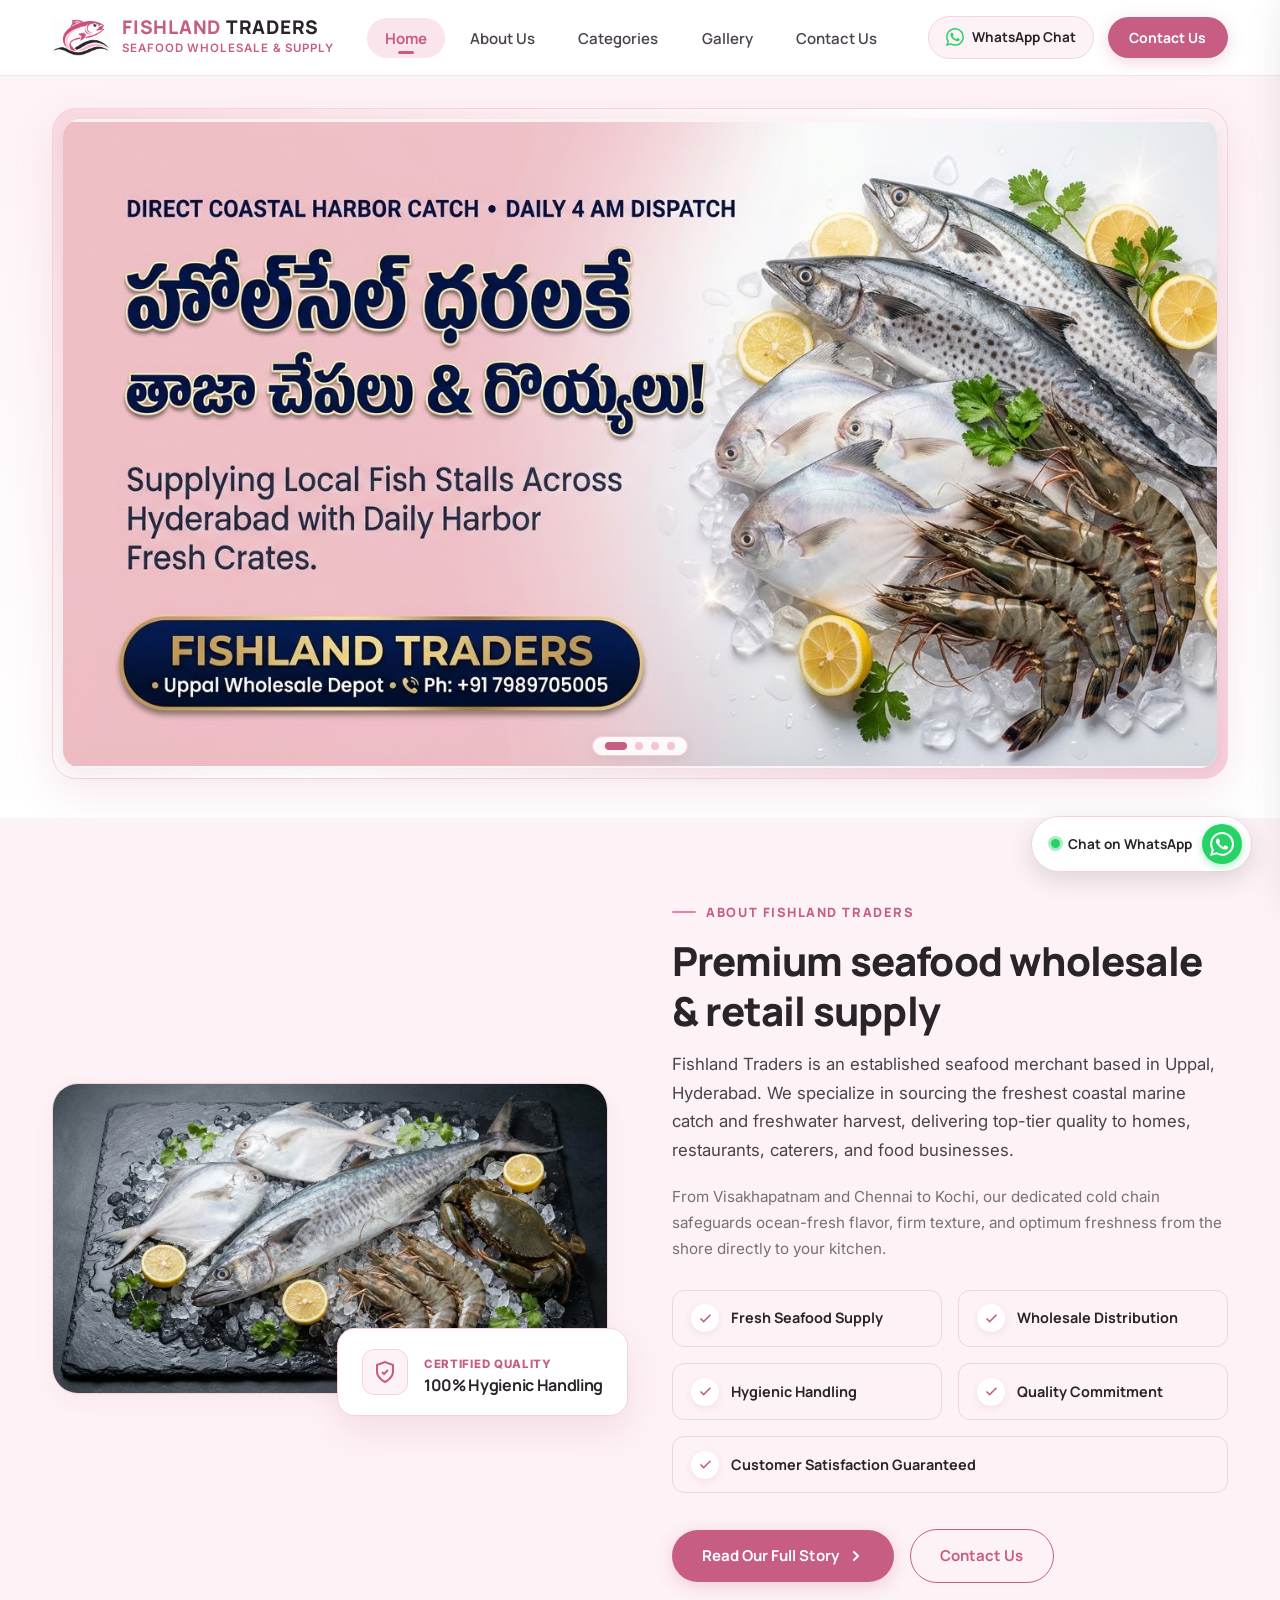
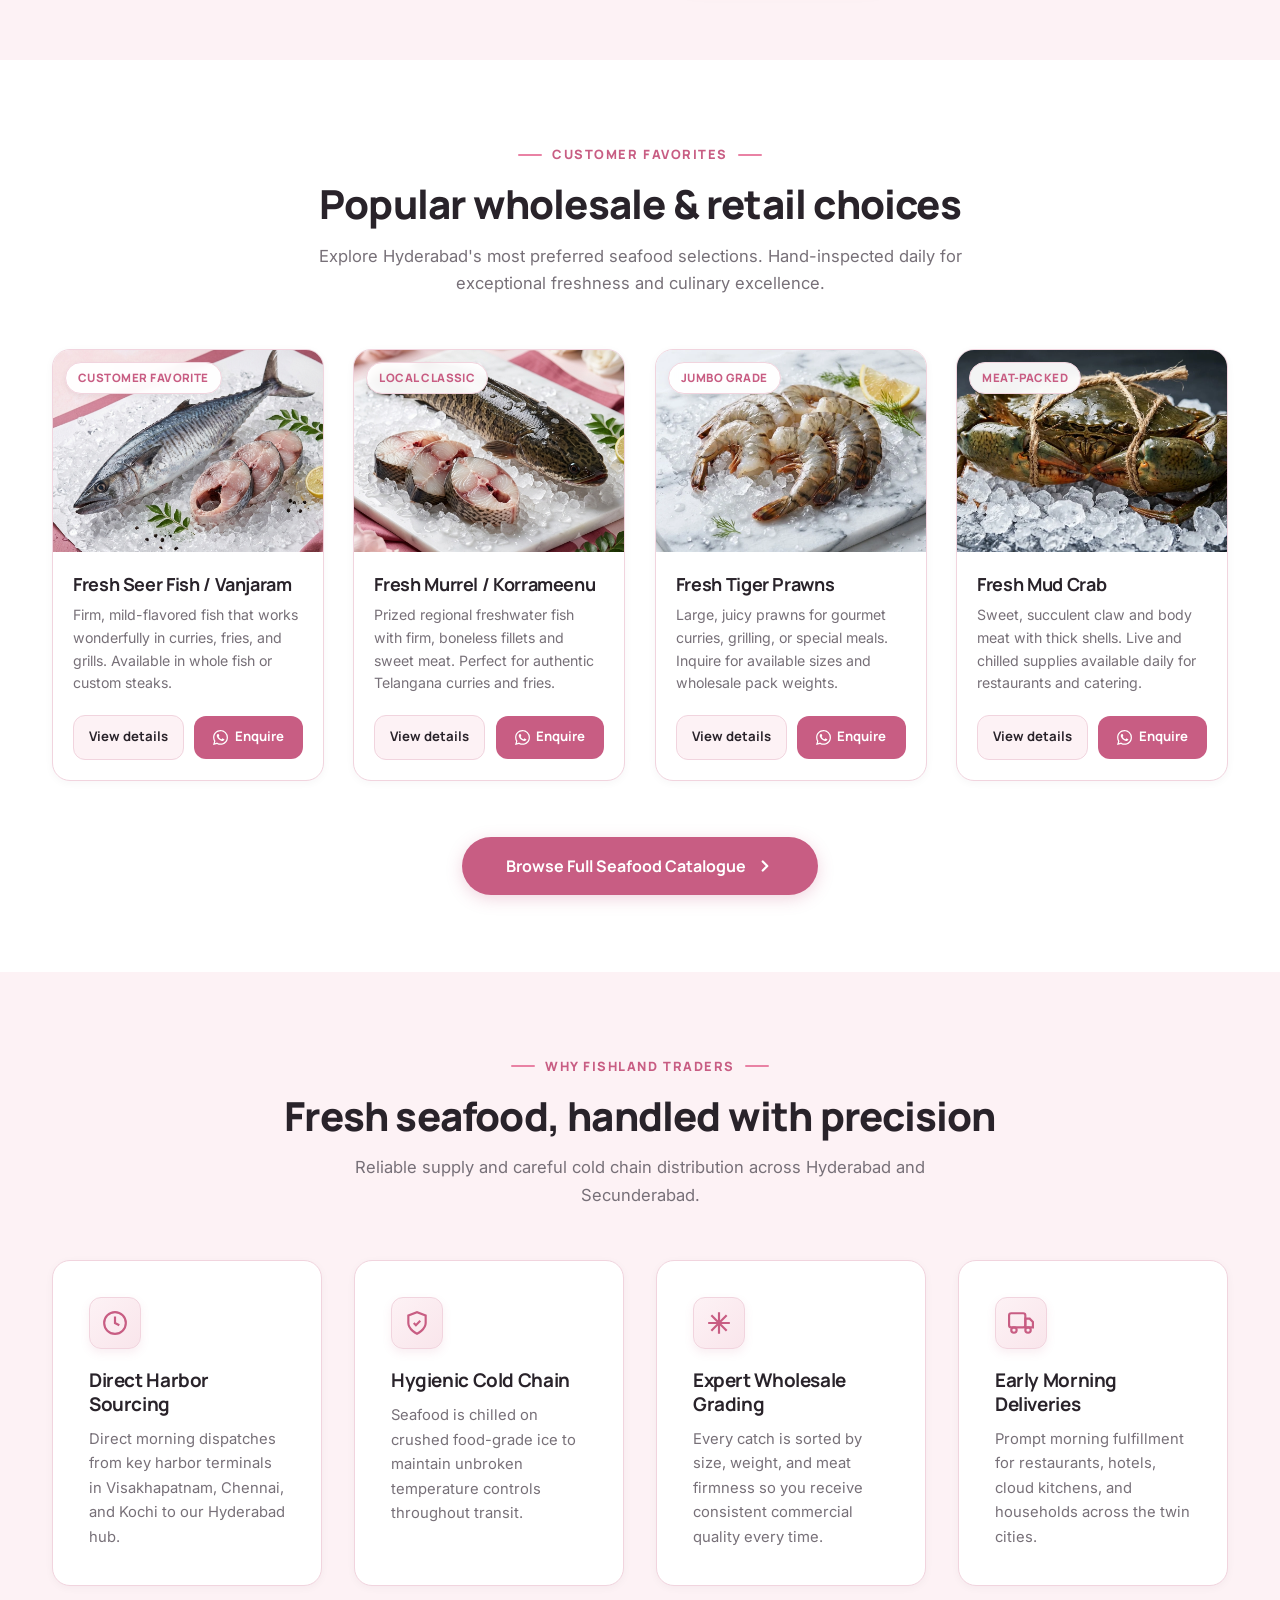
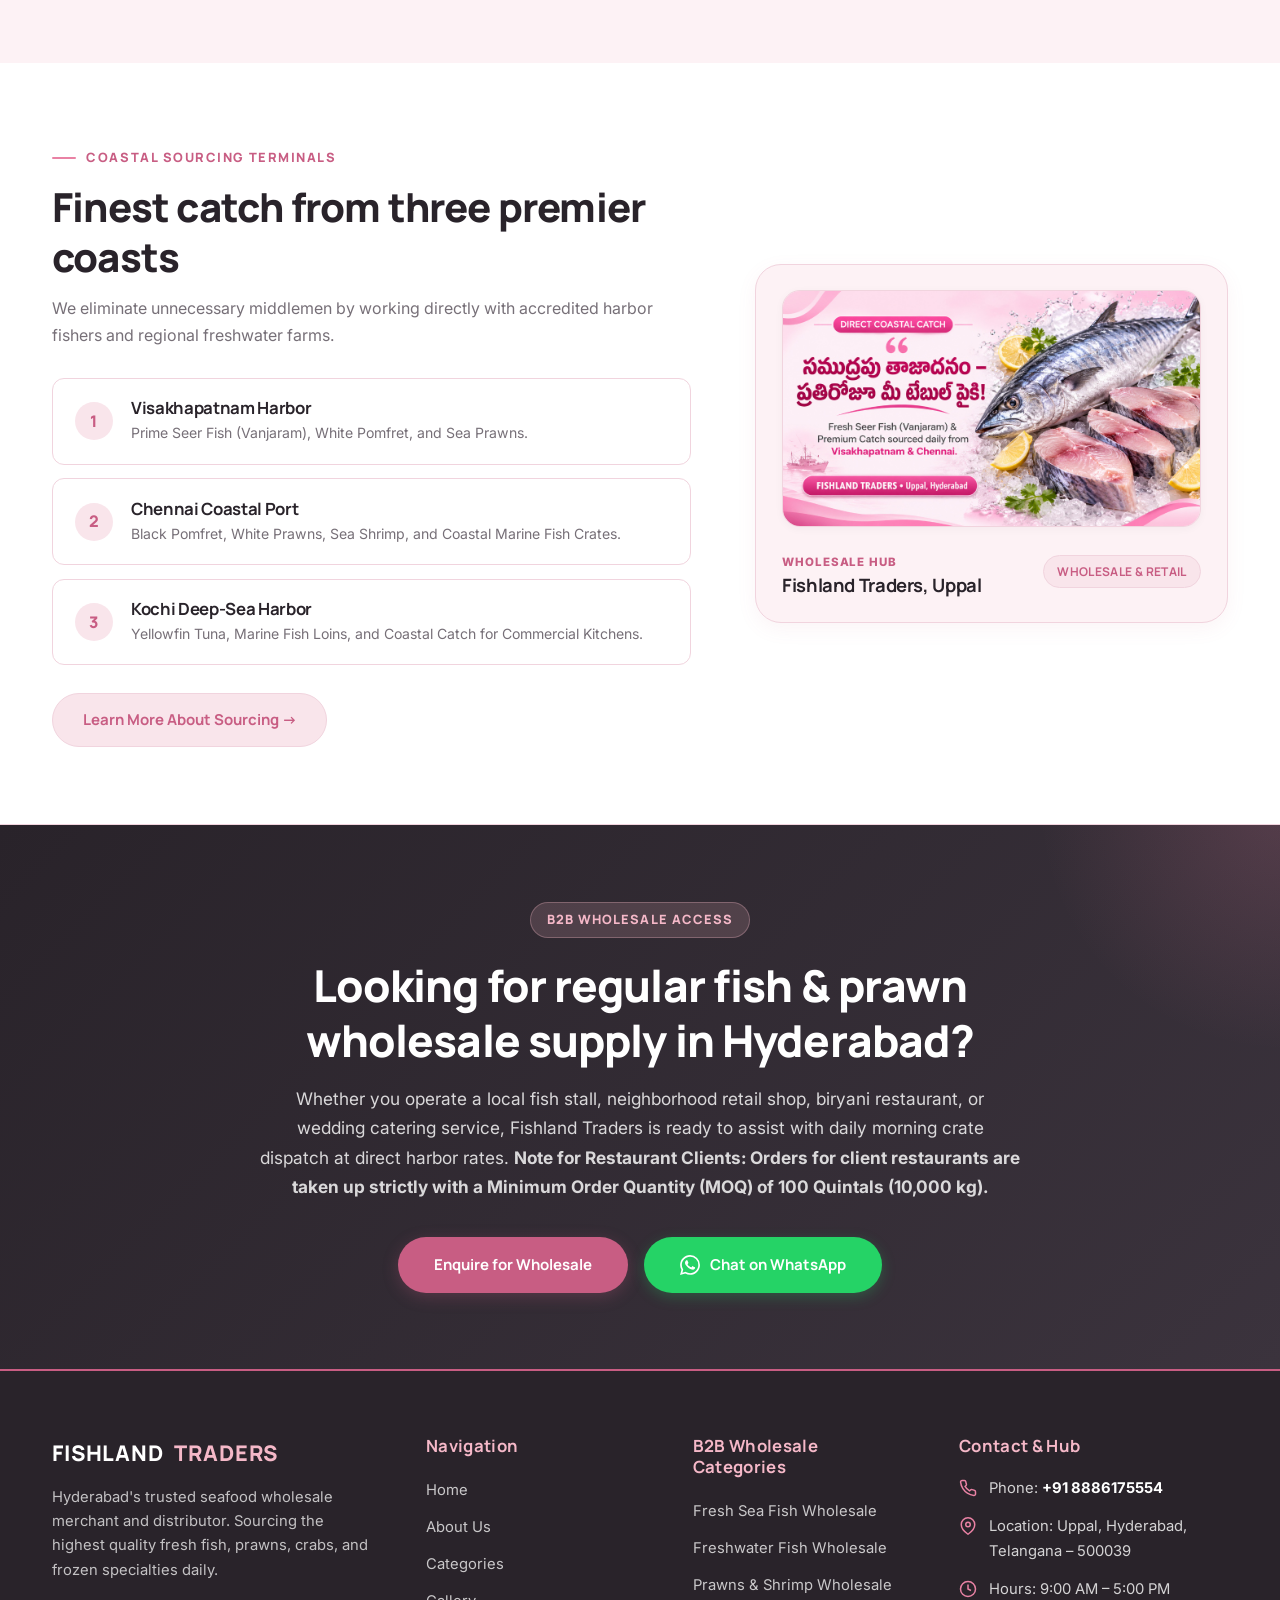
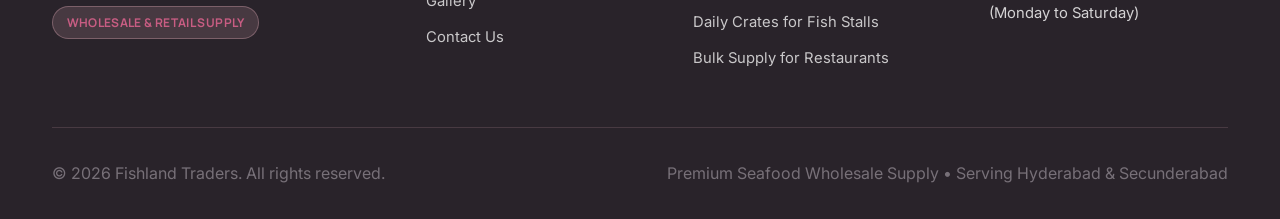
<file: index.html>
<!DOCTYPE html>
<html lang="en">

<head>
  <meta charset="UTF-8">
  <meta name="viewport" content="width=device-width, initial-scale=1.0">
  <meta http-equiv="X-UA-Compatible" content="IE=edge">

  <title>Fishland Traders</title>
  <meta name="description"
    content="Fishland Traders is Hyderabad's trusted seafood wholesale and retail supplier. Daily fresh catch from Visakhapatnam, Chennai and Kochi. WhatsApp us for today's catch and wholesale rates.">
  <meta name="theme-color" content="#F5B8C8">

  <!-- Google Fonts: Manrope & Inter -->
  <link rel="preconnect" href="https://fonts.googleapis.com">
  <link rel="preconnect" href="https://fonts.gstatic.com" crossorigin>
  <link
    href="https://fonts.googleapis.com/css2?family=Inter:wght@400;500;600;700&family=Manrope:wght@500;600;700;800&display=swap"
    rel="stylesheet">

  <link rel="icon" type="image/png" sizes="64x64" href="assets/images/fishland-traders-favicon.png">
  <link rel="apple-touch-icon" sizes="180x180" href="assets/images/fishland-traders-apple-touch-icon.png">

  <!-- Main Art-Directed Stylesheet -->
  <link rel="stylesheet" href="css/style.css">
</head>

<body>

  <!-- ========================================================
       HEADER & NAVIGATION BAR
       ======================================================== -->
  <header class="site-header" id="header" role="banner">
    <div class="header-container">

      <!-- Brand Logo -->
      <a href="index.html" class="brand-logo" aria-label="Fishland Traders Home">
        <span class="logo-symbol" aria-hidden="true">
          <img src="assets/images/fishland-traders-mark.png" alt="" width="58" height="40">
        </span>
        <div class="brand-text-wrap">
          <span class="brand-name"><span class="brand-name-accent">FISHLAND</span> TRADERS</span>
          <span class="brand-sub">Seafood Wholesale &amp; Supply</span>
        </div>
      </a>

      <!-- Center Desktop Navigation -->
      <nav class="main-nav" role="navigation" aria-label="Main Navigation">
        <ul class="nav-list">
          <li><a href="index.html" class="nav-link active">Home</a></li>
          <li><a href="about.html" class="nav-link">About Us</a></li>
          <li><a href="categories.html" class="nav-link">Categories</a></li>
          <li><a href="gallery.html" class="nav-link">Gallery</a></li>
          <li><a href="contact.html" class="nav-link">Contact Us</a></li>
        </ul>
      </nav>

      <!-- Right Header Actions -->
      <div class="header-actions">
        <a href="https://wa.me/918886175554?text=Hello%20Fishland%20Traders%2C%20could%20you%20please%20share%20today%27s%20seafood%20availability%20and%20prices%3F"
          target="_blank" rel="noopener noreferrer" class="header-wa-btn" aria-label="Chat on WhatsApp">
          <svg width="18" height="18" viewBox="0 0 24 24" fill="currentColor">
            <path
              d="M17.472 14.382c-.297-.149-1.758-.867-2.03-.967-.273-.099-.471-.148-.67.15-.197.297-.767.966-.94 1.164-.173.199-.347.223-.644.075-.297-.15-1.255-.463-2.39-1.475-.883-.788-1.48-1.761-1.653-2.059-.173-.297-.018-.458.13-.606.134-.133.298-.347.446-.52.149-.174.198-.298.298-.497.099-.198.05-.371-.025-.52-.075-.149-.669-1.612-.916-2.207-.242-.579-.487-.5-.669-.51-.173-.008-.371-.01-.57-.01-.198 0-.52.074-.792.372-.272.297-1.04 1.016-1.04 2.479 0 1.462 1.065 2.875 1.213 3.074.149.198 2.096 3.2 5.077 4.487.709.306 1.262.489 1.694.625.712.227 1.36.195 1.871.118.571-.085 1.758-.719 2.006-1.413.248-.694.248-1.289.173-1.413-.074-.124-.272-.198-.57-.347m-5.421 7.403h-.004a9.87 9.87 0 01-5.031-1.378l-.361-.214-3.741.982.998-3.648-.235-.374a9.86 9.86 0 01-1.51-5.26c.001-5.45 4.436-9.884 9.888-9.884 2.64 0 5.122 1.03 6.988 2.898a9.825 9.825 0 012.893 6.994c-.003 5.45-4.437 9.884-9.885 9.884m8.413-18.297A11.815 11.815 0 0012.05 0C5.495 0 .16 5.335.157 11.892c0 2.096.547 4.142 1.588 5.945L.057 24l6.305-1.654a11.882 11.882 0 005.683 1.448h.005c6.554 0 11.89-5.335 11.893-11.893a11.821 11.821 0 00-3.48-8.413Z" />
          </svg>
          <span>WhatsApp Chat</span>
        </a>

        <a href="contact.html" class="btn btn-primary header-cta-btn">
          <span>Contact Us</span>
        </a>

        <!-- Mobile Menu Toggle Button -->
        <button type="button" class="mobile-menu-toggle" id="mobile-menu-toggle" aria-label="Toggle Navigation">
          <span class="hamburger-bar"></span>
          <span class="hamburger-bar"></span>
          <span class="hamburger-bar"></span>
        </button>
      </div>
    </div>

    <!-- Mobile Navigation Drawer -->
    <div class="mobile-nav-drawer" id="mobile-nav" aria-hidden="true">
      <div class="mobile-nav-header">
        <div>
          <span
            style="font-family: var(--font-heading); font-size: 1.15rem; font-weight: 800; color: var(--color-deep-charcoal); display: block;">Fishland
            Traders</span>
          <span
            style="font-size: 0.72rem; color: var(--color-deep-rose); font-weight: 700; text-transform: uppercase;">Seafood
            Wholesale</span>
        </div>
        <button type="button" class="mobile-drawer-close" id="mobile-drawer-close"
          aria-label="Close menu">&times;</button>
      </div>

      <ul class="mobile-nav-list">
        <li><a href="index.html" class="mobile-nav-link active"><span>Home</span> &rarr;</a></li>
        <li><a href="about.html" class="mobile-nav-link"><span>About Us</span> &rarr;</a></li>
        <li><a href="categories.html" class="mobile-nav-link"><span>Categories</span> &rarr;</a></li>
        <li><a href="gallery.html" class="mobile-nav-link"><span>Gallery</span> &rarr;</a></li>
        <li><a href="contact.html" class="mobile-nav-link"><span>Contact Us</span> &rarr;</a></li>
      </ul>

      <div style="margin-top: auto; padding-top: 1.5rem; border-top: 1px solid var(--color-pink-border);">
        <a href="https://wa.me/918886175554?text=Hello%20Fishland%20Traders%2C%20could%20you%20please%20share%20today%27s%20seafood%20prices%3F"
          target="_blank" class="btn btn-whatsapp" style="width: 100%;">
          <span>Chat on WhatsApp</span>
        </a>
      </div>
    </div>
    <div class="mobile-drawer-backdrop" id="mobile-backdrop"></div>
  </header>

  <main id="main-content">

    <!-- ========================================================
         HERO SECTION: OFFICIAL PROMOTIONAL BANNER CAROUSEL
         (FULL-WIDTH IMAGE ARTWORK BANNERS, ZERO HTML OVERLAYS)
         ======================================================== -->
    <section class="hero-banner-section" id="hero" aria-label="Fishland Traders Promotional Banners">
      <div class="container">
        <div class="hero-banner-outer-frame">
          <div class="hero-slider-wrap">
            
            <div class="hero-slides-deck">
              <!-- Slide 1: Direct Harbor Catch B2B Wholesale -->
              <div class="hero-slide active" data-index="0">
                <img src="assets/images/banners/b2b-wholesale-banner.jpg" alt="Fishland Traders B2B Seafood Wholesale Supply for Local Fish Stalls & Restaurants" class="hero-slide-bg" loading="eager">
              </div>

              <!-- Slide 2: Wholesale Prawns & Fish Crates -->
              <div class="hero-slide" data-index="1">
                <img src="assets/images/banners/b2b-prawns-banner.jpg" alt="Fishland Traders Wholesale Prawn Crates & Daily Harbor Rates" class="hero-slide-bg" loading="lazy">
              </div>

              <!-- Slide 3: Direct B2B Seafood Trading -->
              <div class="hero-slide" data-index="2">
                <img src="assets/images/banners/b2b-trading-banner-3.jpg" alt="Fishland Traders Direct B2B Seafood Trading Bulk Fish & Prawn Supply" class="hero-slide-bg" loading="lazy">
              </div>

              <!-- Slide 4: Sourcing Hubs & Cold Chain -->
              <div class="hero-slide" data-index="3">
                <img src="assets/images/banners/banner-2.png" alt="Fishland Traders Coastal Sourcing Hubs & Direct Harbor Wholesale Rates" class="hero-slide-bg" loading="lazy">
              </div>
            </div>

            <!-- Nav Arrows -->
            <button type="button" class="carousel-nav-btn carousel-nav-prev" aria-label="Previous Banner">
              <svg width="22" height="22" viewBox="0 0 24 24" fill="none" stroke="currentColor" stroke-width="2.5"><polyline points="15 18 9 12 15 6"/></svg>
            </button>
            <button type="button" class="carousel-nav-btn carousel-nav-next" aria-label="Next Banner">
              <svg width="22" height="22" viewBox="0 0 24 24" fill="none" stroke="currentColor" stroke-width="2.5"><polyline points="9 18 15 12 9 6"/></svg>
            </button>

            <!-- Indicators -->
            <div class="carousel-indicators-bar">
              <span class="carousel-indicator-dot active" aria-label="Go to banner 1"></span>
              <span class="carousel-indicator-dot" aria-label="Go to banner 2"></span>
              <span class="carousel-indicator-dot" aria-label="Go to banner 3"></span>
              <span class="carousel-indicator-dot" aria-label="Go to banner 4"></span>
            </div>

          </div>
        </div>
      </div>
    </section>

    <!-- ========================================================
         EDITORIAL ABOUT US SECTION
         ======================================================== -->
    <section class="section section-blush" id="about-overview">
      <div class="container">
        <div class="about-editorial-grid">

          <!-- Image on one side (Mobile: stacks above) -->
          <div class="about-editorial-media">
            <div class="about-image-wrapper">
              <img src="assets/images/Project_Images/hero-seafood.webp"
                alt="Fishland Traders premium fresh seafood handling in Hyderabad" loading="lazy">
            </div>
            <div class="about-deco-card">
              <div class="about-deco-icon">
                <svg width="24" height="24" viewBox="0 0 24 24" fill="none" stroke="currentColor" stroke-width="2">
                  <path d="M12 22s8-4 8-10V5l-8-3-8 3v7c0 6 8 10 8 10z" />
                  <polyline points="9 12 11 14 15 10" />
                </svg>
              </div>
              <div>
                <span
                  style="font-size: 0.72rem; font-weight: 800; color: var(--color-deep-rose); text-transform: uppercase; letter-spacing: 0.06em;">Certified
                  Quality</span>
                <h4 style="font-size: 1rem; color: var(--color-deep-charcoal); margin: 0;">100% Hygienic Handling</h4>
              </div>
            </div>
          </div>

          <!-- Content on opposite side -->
          <div class="about-editorial-content">
            <div class="section-kicker">
              <span class="kicker-line"></span>
              <span>ABOUT FISHLAND TRADERS</span>
            </div>
            <h2 class="section-title">Premium seafood wholesale &amp; retail supply</h2>
            <p style="font-size: 1.05rem; color: var(--color-charcoal-body); line-height: 1.7; margin-bottom: 1.25rem;">
              Fishland Traders is an established seafood merchant based in Uppal, Hyderabad. We specialize in sourcing
              the freshest coastal marine catch and freshwater harvest, delivering top-tier quality to homes,
              restaurants, caterers, and food businesses.
            </p>
            <p style="font-size: 0.95rem; color: var(--color-secondary-text); line-height: 1.7;">
              From Visakhapatnam and Chennai to Kochi, our dedicated cold chain safeguards ocean-fresh flavor, firm
              texture, and optimum freshness from the shore directly to your kitchen.
            </p>

            <!-- 5 Core Highlights Required -->
            <div class="about-highlights-list">
              <div class="highlight-pill">
                <div class="highlight-pill-icon">
                  <svg width="15" height="15" viewBox="0 0 24 24" fill="none" stroke="currentColor" stroke-width="2.5">
                    <polyline points="20 6 9 17 4 12" />
                  </svg>
                </div>
                <span class="highlight-pill-text">Fresh Seafood Supply</span>
              </div>

              <div class="highlight-pill">
                <div class="highlight-pill-icon">
                  <svg width="15" height="15" viewBox="0 0 24 24" fill="none" stroke="currentColor" stroke-width="2.5">
                    <polyline points="20 6 9 17 4 12" />
                  </svg>
                </div>
                <span class="highlight-pill-text">Wholesale Distribution</span>
              </div>

              <div class="highlight-pill">
                <div class="highlight-pill-icon">
                  <svg width="15" height="15" viewBox="0 0 24 24" fill="none" stroke="currentColor" stroke-width="2.5">
                    <polyline points="20 6 9 17 4 12" />
                  </svg>
                </div>
                <span class="highlight-pill-text">Hygienic Handling</span>
              </div>

              <div class="highlight-pill">
                <div class="highlight-pill-icon">
                  <svg width="15" height="15" viewBox="0 0 24 24" fill="none" stroke="currentColor" stroke-width="2.5">
                    <polyline points="20 6 9 17 4 12" />
                  </svg>
                </div>
                <span class="highlight-pill-text">Quality Commitment</span>
              </div>

              <div class="highlight-pill" style="grid-column: 1 / -1;">
                <div class="highlight-pill-icon">
                  <svg width="15" height="15" viewBox="0 0 24 24" fill="none" stroke="currentColor" stroke-width="2.5">
                    <polyline points="20 6 9 17 4 12" />
                  </svg>
                </div>
                <span class="highlight-pill-text">Customer Satisfaction Guaranteed</span>
              </div>
            </div>

            <div style="display: flex; gap: 1rem; align-items: center; flex-wrap: wrap;">
              <a href="about.html" class="btn btn-primary">
                <span>Read Our Full Story</span>
                <svg width="16" height="16" viewBox="0 0 16 16" fill="none">
                  <path d="M6 12l4-4-4-4" stroke="currentColor" stroke-width="2" stroke-linecap="round"
                    stroke-linejoin="round" />
                </svg>
              </a>
              <a href="contact.html" class="btn btn-outline">
                <span>Contact Us</span>
              </a>
            </div>
          </div>

        </div>
      </div>
    </section>

    <!-- ========================================================
         FEATURED SEAFOOD SECTION (CUSTOMER FAVORITES)
         ======================================================== -->
    <section class="section section-white" id="featured-products">
      <div class="container">
        <div class="section-header text-center">
          <div class="section-kicker">
            <span class="kicker-line"></span>
            <span>CUSTOMER FAVORITES</span>
            <span class="kicker-line"></span>
          </div>
          <h2 class="section-title">Popular wholesale &amp; retail choices</h2>
          <p class="section-subtitle">
            Explore Hyderabad's most preferred seafood selections. Hand-inspected daily for exceptional freshness and
            culinary excellence.
          </p>
        </div>

        <div class="product-grid">
          <!-- Card 1: Vanjaram / Seer Fish -->
          <article class="product-card">
            <div class="product-media">
              <img src="assets/images/products/vanjaram.jpg" alt="Fresh Seer Fish Vanjaram" class="product-image"
                loading="lazy">
              <span class="product-badge">Customer Favorite</span>
            </div>
            <div class="product-info">
              <h4 class="product-title">Fresh Seer Fish / Vanjaram</h4>
              <p class="product-desc">Firm, mild-flavored fish that works wonderfully in curries, fries, and grills.
                Available in whole fish or custom steaks.</p>
              <div class="product-card-footer">
                <a href="categories.html#cat-sea-fish" class="btn-card-details">
                  <span>View details</span>
                </a>
                <a href="https://wa.me/918886175554?text=Hello%20Fishland%20Traders%2C%20could%20you%20please%20share%20the%20availability%20and%20price%20of%20Fresh%20Seer%20Fish%20%2F%20Vanjaram%3F"
                  target="_blank" rel="noopener noreferrer" class="btn-card-enquire">
                  <svg width="15" height="15" viewBox="0 0 24 24" fill="currentColor">
                    <path
                      d="M17.472 14.382c-.297-.149-1.758-.867-2.03-.967-.273-.099-.471-.148-.67.15-.197.297-.767.966-.94 1.164-.173.199-.347.223-.644.075-.297-.15-1.255-.463-2.39-1.475-.883-.788-1.48-1.761-1.653-2.059-.173-.297-.018-.458.13-.606.134-.133.298-.347.446-.52.149-.174.198-.298.298-.497.099-.198.05-.371-.025-.52-.075-.149-.669-1.612-.916-2.207-.242-.579-.487-.5-.669-.51-.173-.008-.371-.01-.57-.01-.198 0-.52.074-.792.372-.272.297-1.04 1.016-1.04 2.479 0 1.462 1.065 2.875 1.213 3.074.149.198 2.096 3.2 5.077 4.487.709.306 1.262.489 1.694.625.712.227 1.36.195 1.871.118.571-.085 1.758-.719 2.006-1.413.248-.694.248-1.289.173-1.413-.074-.124-.272-.198-.57-.347m-5.421 7.403h-.004a9.87 9.87 0 01-5.031-1.378l-.361-.214-3.741.982.998-3.648-.235-.374a9.86 9.86 0 01-1.51-5.26c.001-5.45 4.436-9.884 9.888-9.884 2.64 0 5.122 1.03 6.988 2.898a9.825 9.825 0 012.893 6.994c-.003 5.45-4.437 9.884-9.885 9.884m8.413-18.297A11.815 11.815 0 0012.05 0C5.495 0 .16 5.335.157 11.892c0 2.096.547 4.142 1.588 5.945L.057 24l6.305-1.654a11.882 11.882 0 005.683 1.448h.005c6.554 0 11.89-5.335 11.893-11.893a11.821 11.821 0 00-3.48-8.413Z" />
                  </svg>
                  <span>Enquire</span>
                </a>
              </div>
            </div>
          </article>

          <!-- Card 2: Murrel / Korrameenu -->
          <article class="product-card">
            <div class="product-media">
              <img src="assets/images/products/murrel.jpg" alt="Fresh Murrel Korrameenu" class="product-image"
                loading="lazy">
              <span class="product-badge">Local Classic</span>
            </div>
            <div class="product-info">
              <h4 class="product-title">Fresh Murrel / Korrameenu</h4>
              <p class="product-desc">Prized regional freshwater fish with firm, boneless fillets and sweet meat.
                Perfect for authentic Telangana curries and fries.</p>
              <div class="product-card-footer">
                <a href="categories.html#cat-freshwater-fish" class="btn-card-details">
                  <span>View details</span>
                </a>
                <a href="https://wa.me/918886175554?text=Hello%20Fishland%20Traders%2C%20could%20you%20please%20share%20the%20availability%20and%20price%20of%20Fresh%20Murrel%20%2F%20Korrameenu%3F"
                  target="_blank" rel="noopener noreferrer" class="btn-card-enquire">
                  <svg width="15" height="15" viewBox="0 0 24 24" fill="currentColor">
                    <path
                      d="M17.472 14.382c-.297-.149-1.758-.867-2.03-.967-.273-.099-.471-.148-.67.15-.197.297-.767.966-.94 1.164-.173.199-.347.223-.644.075-.297-.15-1.255-.463-2.39-1.475-.883-.788-1.48-1.761-1.653-2.059-.173-.297-.018-.458.13-.606.134-.133.298-.347.446-.52.149-.174.198-.298.298-.497.099-.198.05-.371-.025-.52-.075-.149-.669-1.612-.916-2.207-.242-.579-.487-.5-.669-.51-.173-.008-.371-.01-.57-.01-.198 0-.52.074-.792.372-.272.297-1.04 1.016-1.04 2.479 0 1.462 1.065 2.875 1.213 3.074.149.198 2.096 3.2 5.077 4.487.709.306 1.262.489 1.694.625.712.227 1.36.195 1.871.118.571-.085 1.758-.719 2.006-1.413.248-.694.248-1.289.173-1.413-.074-.124-.272-.198-.57-.347m-5.421 7.403h-.004a9.87 9.87 0 01-5.031-1.378l-.361-.214-3.741.982.998-3.648-.235-.374a9.86 9.86 0 01-1.51-5.26c.001-5.45 4.436-9.884 9.888-9.884 2.64 0 5.122 1.03 6.988 2.898a9.825 9.825 0 012.893 6.994c-.003 5.45-4.437 9.884-9.885 9.884m8.413-18.297A11.815 11.815 0 0012.05 0C5.495 0 .16 5.335.157 11.892c0 2.096.547 4.142 1.588 5.945L.057 24l6.305-1.654a11.882 11.882 0 005.683 1.448h.005c6.554 0 11.89-5.335 11.893-11.893a11.821 11.821 0 00-3.48-8.413Z" />
                  </svg>
                  <span>Enquire</span>
                </a>
              </div>
            </div>
          </article>

          <!-- Card 3: Tiger Prawns -->
          <article class="product-card">
            <div class="product-media">
              <img src="assets/images/Project_Images/tiger-prawns.webp" alt="Fresh Tiger Prawns" class="product-image"
                loading="lazy">
              <span class="product-badge">Jumbo Grade</span>
            </div>
            <div class="product-info">
              <h4 class="product-title">Fresh Tiger Prawns</h4>
              <p class="product-desc">Large, juicy prawns for gourmet curries, grilling, or special meals. Inquire for
                available sizes and wholesale pack weights.</p>
              <div class="product-card-footer">
                <a href="categories.html#cat-prawns-shrimp" class="btn-card-details">
                  <span>View details</span>
                </a>
                <a href="https://wa.me/918886175554?text=Hello%20Fishland%20Traders%2C%20could%20you%20please%20share%20the%20availability%20and%20price%20of%20Fresh%20Tiger%20Prawns%3F"
                  target="_blank" rel="noopener noreferrer" class="btn-card-enquire">
                  <svg width="15" height="15" viewBox="0 0 24 24" fill="currentColor">
                    <path
                      d="M17.472 14.382c-.297-.149-1.758-.867-2.03-.967-.273-.099-.471-.148-.67.15-.197.297-.767.966-.94 1.164-.173.199-.347.223-.644.075-.297-.15-1.255-.463-2.39-1.475-.883-.788-1.48-1.761-1.653-2.059-.173-.297-.018-.458.13-.606.134-.133.298-.347.446-.52.149-.174.198-.298.298-.497.099-.198.05-.371-.025-.52-.075-.149-.669-1.612-.916-2.207-.242-.579-.487-.5-.669-.51-.173-.008-.371-.01-.57-.01-.198 0-.52.074-.792.372-.272.297-1.04 1.016-1.04 2.479 0 1.462 1.065 2.875 1.213 3.074.149.198 2.096 3.2 5.077 4.487.709.306 1.262.489 1.694.625.712.227 1.36.195 1.871.118.571-.085 1.758-.719 2.006-1.413.248-.694.248-1.289.173-1.413-.074-.124-.272-.198-.57-.347m-5.421 7.403h-.004a9.87 9.87 0 01-5.031-1.378l-.361-.214-3.741.982.998-3.648-.235-.374a9.86 9.86 0 01-1.51-5.26c.001-5.45 4.436-9.884 9.888-9.884 2.64 0 5.122 1.03 6.988 2.898a9.825 9.825 0 012.893 6.994c-.003 5.45-4.437 9.884-9.885 9.884m8.413-18.297A11.815 11.815 0 0012.05 0C5.495 0 .16 5.335.157 11.892c0 2.096.547 4.142 1.588 5.945L.057 24l6.305-1.654a11.882 11.882 0 005.683 1.448h.005c6.554 0 11.89-5.335 11.893-11.893a11.821 11.821 0 00-3.48-8.413Z" />
                  </svg>
                  <span>Enquire</span>
                </a>
              </div>
            </div>
          </article>

          <!-- Card 4: Mud Crabs -->
          <article class="product-card">
            <div class="product-media">
              <img src="assets/images/Project_Images/mud-crabs.webp" alt="Fresh Mud Crab" class="product-image"
                loading="lazy">
              <span class="product-badge">Meat-Packed</span>
            </div>
            <div class="product-info">
              <h4 class="product-title">Fresh Mud Crab</h4>
              <p class="product-desc">Sweet, succulent claw and body meat with thick shells. Live and chilled supplies
                available daily for restaurants and catering.</p>
              <div class="product-card-footer">
                <a href="categories.html#all" class="btn-card-details">
                  <span>View details</span>
                </a>
                <a href="https://wa.me/918886175554?text=Hello%20Fishland%20Traders%2C%20could%20you%20please%20share%20the%20availability%20and%20price%20of%20Fresh%20Mud%20Crab%3F"
                  target="_blank" rel="noopener noreferrer" class="btn-card-enquire">
                  <svg width="15" height="15" viewBox="0 0 24 24" fill="currentColor">
                    <path
                      d="M17.472 14.382c-.297-.149-1.758-.867-2.03-.967-.273-.099-.471-.148-.67.15-.197.297-.767.966-.94 1.164-.173.199-.347.223-.644.075-.297-.15-1.255-.463-2.39-1.475-.883-.788-1.48-1.761-1.653-2.059-.173-.297-.018-.458.13-.606.134-.133.298-.347.446-.52.149-.174.198-.298.298-.497.099-.198.05-.371-.025-.52-.075-.149-.669-1.612-.916-2.207-.242-.579-.487-.5-.669-.51-.173-.008-.371-.01-.57-.01-.198 0-.52.074-.792.372-.272.297-1.04 1.016-1.04 2.479 0 1.462 1.065 2.875 1.213 3.074.149.198 2.096 3.2 5.077 4.487.709.306 1.262.489 1.694.625.712.227 1.36.195 1.871.118.571-.085 1.758-.719 2.006-1.413.248-.694.248-1.289.173-1.413-.074-.124-.272-.198-.57-.347m-5.421 7.403h-.004a9.87 9.87 0 01-5.031-1.378l-.361-.214-3.741.982.998-3.648-.235-.374a9.86 9.86 0 01-1.51-5.26c.001-5.45 4.436-9.884 9.888-9.884 2.64 0 5.122 1.03 6.988 2.898a9.825 9.825 0 012.893 6.994c-.003 5.45-4.437 9.884-9.885 9.884m8.413-18.297A11.815 11.815 0 0012.05 0C5.495 0 .16 5.335.157 11.892c0 2.096.547 4.142 1.588 5.945L.057 24l6.305-1.654a11.882 11.882 0 005.683 1.448h.005c6.554 0 11.89-5.335 11.893-11.893a11.821 11.821 0 00-3.48-8.413Z" />
                  </svg>
                  <span>Enquire</span>
                </a>
              </div>
            </div>
          </article>
        </div>

        <div style="text-align: center; margin-top: 3.5rem;">
          <a href="categories.html" class="btn btn-primary" style="padding: 1rem 2.75rem; font-size: 1rem;">
            <span>Browse Full Seafood Catalogue</span>
            <svg width="18" height="18" viewBox="0 0 16 16" fill="none">
              <path d="M6 12l4-4-4-4" stroke="currentColor" stroke-width="2" stroke-linecap="round"
                stroke-linejoin="round" />
            </svg>
          </a>
        </div>
      </div>
    </section>

    <!-- ========================================================
         WHY CHOOSE FISHLAND TRADERS (PILLARS OF TRUST)
         ======================================================== -->
    <section class="section section-blush">
      <div class="container">
        <div class="section-header text-center">
          <div class="section-kicker">
            <span class="kicker-line"></span>
            <span>WHY FISHLAND TRADERS</span>
            <span class="kicker-line"></span>
          </div>
          <h2 class="section-title">Fresh seafood, handled with precision</h2>
          <p class="section-subtitle">
            Reliable supply and careful cold chain distribution across Hyderabad and Secunderabad.
          </p>
        </div>

        <div class="pillars-grid">
          <!-- Pillar 1 -->
          <div class="pillar-card">
            <div class="pillar-icon-box">
              <svg width="26" height="26" viewBox="0 0 24 24" fill="none" stroke="currentColor" stroke-width="2">
                <path d="M12 2C6.5 2 2 6.5 2 12s4.5 10 10 10 10-4.5 10-10S17.5 2 12 2z" />
                <polyline points="12 6 12 12 16 14" />
              </svg>
            </div>
            <h3 class="pillar-title">Direct Harbor Sourcing</h3>
            <p class="pillar-desc">
              Direct morning dispatches from key harbor terminals in Visakhapatnam, Chennai, and Kochi to our Hyderabad
              hub.
            </p>
          </div>

          <!-- Pillar 2 -->
          <div class="pillar-card">
            <div class="pillar-icon-box">
              <svg width="26" height="26" viewBox="0 0 24 24" fill="none" stroke="currentColor" stroke-width="2">
                <path d="M12 22s8-4 8-10V5l-8-3-8 3v7c0 6 8 10 8 10z" />
                <polyline points="9 12 11 14 15 10" />
              </svg>
            </div>
            <h3 class="pillar-title">Hygienic Cold Chain</h3>
            <p class="pillar-desc">
              Seafood is chilled on crushed food-grade ice to maintain unbroken temperature controls throughout transit.
            </p>
          </div>

          <!-- Pillar 3 -->
          <div class="pillar-card">
            <div class="pillar-icon-box">
              <svg width="26" height="26" viewBox="0 0 24 24" fill="none" stroke="currentColor" stroke-width="2">
                <path d="M12 2v20M2 12h20M4.93 4.93l14.14 14.14M4.93 19.07l14.14-14.14" />
              </svg>
            </div>
            <h3 class="pillar-title">Expert Wholesale Grading</h3>
            <p class="pillar-desc">
              Every catch is sorted by size, weight, and meat firmness so you receive consistent commercial quality
              every time.
            </p>
          </div>

          <!-- Pillar 4 -->
          <div class="pillar-card">
            <div class="pillar-icon-box">
              <svg width="26" height="26" viewBox="0 0 24 24" fill="none" stroke="currentColor" stroke-width="2">
                <rect x="1" y="3" width="15" height="13" rx="2" />
                <polygon points="16 8 20 8 23 11 23 16 16 16 16 8" />
                <circle cx="5.5" cy="18.5" r="2.5" />
                <circle cx="18.5" cy="18.5" r="2.5" />
              </svg>
            </div>
            <h3 class="pillar-title">Early Morning Deliveries</h3>
            <p class="pillar-desc">
              Prompt morning fulfillment for restaurants, hotels, cloud kitchens, and households across the twin cities.
            </p>
          </div>
        </div>
      </div>
    </section>

    <!-- ========================================================
         COASTAL SOURCING HUBS & STORE PROOF
         ======================================================== -->
    <section class="section section-white">
      <div class="container">
        <div class="sourcing-grid">
          <div>
            <div class="section-kicker">
              <span class="kicker-line"></span>
              <span>COASTAL SOURCING TERMINALS</span>
            </div>
            <h2 class="section-title">Finest catch from three premier coasts</h2>
            <p style="font-size: 1rem; color: var(--color-secondary-text); line-height: 1.7; margin-bottom: 1.75rem;">
              We eliminate unnecessary middlemen by working directly with accredited harbor fishers and regional
              freshwater farms.
            </p>

            <div class="sourcing-hub-card">
              <div class="hub-number">1</div>
              <div>
                <h4 style="font-size: 1.05rem; color: var(--color-deep-charcoal); margin: 0 0 0.2rem 0;">Visakhapatnam
                  Harbor</h4>
                <p style="font-size: 0.88rem; color: var(--color-secondary-text); margin: 0;">Prime Seer Fish
                  (Vanjaram), White Pomfret, and Sea Prawns.</p>
              </div>
            </div>

            <div class="sourcing-hub-card">
              <div class="hub-number">2</div>
              <div>
                <h4 style="font-size: 1.05rem; color: var(--color-deep-charcoal); margin: 0 0 0.2rem 0;">Chennai Coastal
                  Port</h4>
                <p style="font-size: 0.88rem; color: var(--color-secondary-text); margin: 0;">Black Pomfret,
                  White Prawns, Sea Shrimp, and Coastal Marine Fish Crates.</p>
              </div>
            </div>

            <div class="sourcing-hub-card">
              <div class="hub-number">3</div>
              <div>
                <h4 style="font-size: 1.05rem; color: var(--color-deep-charcoal); margin: 0 0 0.2rem 0;">Kochi Deep-Sea
                  Harbor</h4>
                <p style="font-size: 0.88rem; color: var(--color-secondary-text); margin: 0;">Yellowfin Tuna,
                  Marine Fish Loins, and Coastal Catch for Commercial Kitchens.</p>
              </div>
            </div>

            <div style="margin-top: 1.75rem;">
              <a href="about.html" class="btn btn-secondary">
                <span>Learn More About Sourcing &rarr;</span>
              </a>
            </div>
          </div>

          <!-- Store Proof Card -->
          <div
            style="background: var(--color-blush-bg); padding: clamp(1.25rem, 2vw, 1.75rem); border-radius: var(--radius-xl); border: 1px solid var(--color-pink-border); box-shadow: var(--shadow-card);">
            <div
              style="position: relative; border-radius: var(--radius-lg); overflow: hidden; box-shadow: var(--shadow-subtle); margin-bottom: 1.25rem; border: 1px solid var(--color-pink-border);">
              <img src="assets/images/banners/client-banner-1.jpg" alt="Fishland Traders Store & Wholesale Hub"
                style="width: 100%; height: auto; object-fit: cover;">
            </div>
            <div
              style="display: flex; align-items: center; justify-content: space-between; flex-wrap: wrap; gap: 0.75rem;">
              <div>
                <span
                  style="font-size: 0.72rem; font-weight: 800; color: var(--color-deep-rose); text-transform: uppercase; letter-spacing: 0.08em;">Wholesale
                  Hub</span>
                <h4 style="font-size: 1.15rem; color: var(--color-deep-charcoal); margin: 0;">Fishland Traders, Uppal
                </h4>
              </div>
              <span class="badge-pink">Wholesale &amp; Retail</span>
            </div>
          </div>
        </div>
      </div>
    </section>

    <!-- ========================================================
         CALL TO ACTION BANNER (DEEP CHARCOAL WITH PINK ACCENTS)
         ======================================================== -->
    <section class="cta-banner-section">
      <div class="container">
        <div class="cta-content-wrap">
          <span class="cta-badge">B2B WHOLESALE ACCESS</span>
          <h2 class="cta-title">Looking for regular fish &amp; prawn wholesale supply in Hyderabad?</h2>
          <p class="cta-desc">
            Whether you operate a local fish stall, neighborhood retail shop, biryani restaurant, or wedding catering service, Fishland Traders is ready to assist with daily morning crate dispatch at direct harbor rates. <strong>Note for Restaurant Clients: Orders for client restaurants are taken up strictly with a Minimum Order Quantity (MOQ) of 100 Quintals (10,000 kg).</strong>
          </p>
          <div class="cta-actions">
            <a href="contact.html" class="btn btn-primary" style="padding: 0.95rem 2.25rem;">
              <span>Enquire for Wholesale</span>
            </a>
            <a href="https://wa.me/918886175554?text=Hello%20Fishland%20Traders%2C%20I%20run%20a%20local%20fish%20business%20in%20Hyderabad%20and%20would%20like%20to%20know%20today%27s%20wholesale%20fish%20and%20prawn%20prices."
              target="_blank" rel="noopener noreferrer" class="btn btn-whatsapp" style="padding: 0.95rem 2.25rem;">
              <svg width="20" height="20" viewBox="0 0 24 24" fill="currentColor">
                <path
                  d="M17.472 14.382c-.297-.149-1.758-.867-2.03-.967-.273-.099-.471-.148-.67.15-.197.297-.767.966-.94 1.164-.173.199-.347.223-.644.075-.297-.15-1.255-.463-2.39-1.475-.883-.788-1.48-1.761-1.653-2.059-.173-.297-.018-.458.13-.606.134-.133.298-.347.446-.52.149-.174.198-.298.298-.497.099-.198.05-.371-.025-.52-.075-.149-.669-1.612-.916-2.207-.242-.579-.487-.5-.669-.51-.173-.008-.371-.01-.57-.01-.198 0-.52.074-.792.372-.272.297-1.04 1.016-1.04 2.479 0 1.462 1.065 2.875 1.213 3.074.149.198 2.096 3.2 5.077 4.487.709.306 1.262.489 1.694.625.712.227 1.36.195 1.871.118.571-.085 1.758-.719 2.006-1.413.248-.694.248-1.289.173-1.413-.074-.124-.272-.198-.57-.347m-5.421 7.403h-.004a9.87 9.87 0 01-5.031-1.378l-.361-.214-3.741.982.998-3.648-.235-.374a9.86 9.86 0 01-1.51-5.26c.001-5.45 4.436-9.884 9.888-9.884 2.64 0 5.122 1.03 6.988 2.898a9.825 9.825 0 012.893 6.994c-.003 5.45-4.437 9.884-9.885 9.884m8.413-18.297A11.815 11.815 0 0012.05 0C5.495 0 .16 5.335.157 11.892c0 2.096.547 4.142 1.588 5.945L.057 24l6.305-1.654a11.882 11.882 0 005.683 1.448h.005c6.554 0 11.89-5.335 11.893-11.893a11.821 11.821 0 00-3.48-8.413Z" />
              </svg>
              <span>Chat on WhatsApp</span>
            </a>
          </div>
        </div>
      </div>
    </section>
  </main>

  <!-- ========================================================
       FOOTER (DEEP CHARCOAL WITH PINK ACCENTS)
       ======================================================== -->
  <footer class="site-footer" role="contentinfo">
    <div class="container">
      <div class="footer-grid">
        <!-- Col 1: Brand & Overview -->
        <div>
          <div class="footer-brand-title">
            FISHLAND <span class="accent">TRADERS</span>
          </div>
          <p class="footer-desc">
            Hyderabad's trusted seafood wholesale merchant and distributor. Sourcing the highest quality fresh fish,
            prawns, crabs, and frozen specialties daily.
          </p>
          <span class="badge-pink"
            style="background: rgba(245, 184, 200, 0.15); border-color: rgba(245, 184, 200, 0.3);">
            Wholesale &amp; Retail Supply
          </span>
        </div>

        <!-- Col 2: Quick Links -->
        <div>
          <h4 class="footer-col-title">Navigation</h4>
          <ul class="footer-nav-links">
            <li><a href="index.html" class="footer-link-item">Home</a></li>
            <li><a href="about.html" class="footer-link-item">About Us</a></li>
            <li><a href="categories.html" class="footer-link-item">Categories</a></li>
            <li><a href="gallery.html" class="footer-link-item">Gallery</a></li>
            <li><a href="contact.html" class="footer-link-item">Contact Us</a></li>
          </ul>
        </div>

        <!-- Col 3: Seafood Categories -->
        <div>
          <h4 class="footer-col-title">B2B Wholesale Categories</h4>
          <ul class="footer-nav-links">
            <li><a href="categories.html#cat-sea-fish" class="footer-link-item">Fresh Sea Fish Wholesale</a></li>
            <li><a href="categories.html#cat-freshwater-fish" class="footer-link-item">Freshwater Fish Wholesale</a></li>
            <li><a href="categories.html#cat-prawns-shrimp" class="footer-link-item">Prawns &amp; Shrimp Wholesale</a></li>
            <li><a href="categories.html" class="footer-link-item">Daily Crates for Fish Stalls</a></li>
            <li><a href="categories.html" class="footer-link-item">Bulk Supply for Restaurants</a></li>
          </ul>
        </div>

        <!-- Col 4: Contact Info -->
        <div>
          <h4 class="footer-col-title">Contact &amp; Hub</h4>
          <div class="footer-contact-items">
            <div class="footer-contact-row">
              <svg width="18" height="18" viewBox="0 0 24 24" fill="none" stroke="currentColor" stroke-width="2">
                <path
                  d="M22 16.92v3a2 2 0 0 1-2.18 2 19.79 19.79 0 0 1-8.63-3.07 19.5 19.5 0 0 1-6-6 19.79 19.79 0 0 1-3.07-8.67A2 2 0 0 1 4.11 2h3a2 2 0 0 1 2 1.72 12.84 12.84 0 0 0 .7 2.81 2 2 0 0 1-.45 2.11L8.09 9.91a16 16 0 0 0 6 6l1.27-1.27a2 2 0 0 1 2.11-.45 12.84 12.84 0 0 0 2.81.7A2 2 0 0 1 22 16.92z" />
              </svg>
              <span>Phone: <a href="tel:+918886175554" style="color: #fff; font-weight: 700;">+91 8886175554</a></span>
            </div>
            <div class="footer-contact-row">
              <svg width="18" height="18" viewBox="0 0 24 24" fill="none" stroke="currentColor" stroke-width="2">
                <path d="M21 10c0 7-9 13-9 13s-9-6-9-13a9 9 0 0 1 18 0z" />
                <circle cx="12" cy="10" r="3" />
              </svg>
              <span>Location: Uppal, Hyderabad, Telangana – 500039</span>
            </div>
            <div class="footer-contact-row">
              <svg width="18" height="18" viewBox="0 0 24 24" fill="none" stroke="currentColor" stroke-width="2">
                <circle cx="12" cy="12" r="10" />
                <polyline points="12 6 12 12 16 14" />
              </svg>
              <span>Hours: 9:00 AM – 5:00 PM (Monday to Saturday)</span>
            </div>
          </div>
        </div>
      </div>

      <div class="footer-bottom-bar">
        <p>&copy; <span class="js-current-year">2026</span> Fishland Traders. All rights reserved.</p>
        <p>Premium Seafood Wholesale Supply • Serving Hyderabad &amp; Secunderabad</p>
      </div>
    </div>
  </footer>

  <!-- Floating WhatsApp Live Pill Widget -->
  <a href="https://wa.me/918886175554?text=Hello%20Fishland%20Traders%2C%20could%20you%20please%20share%20today%27s%20seafood%20availability%20and%20prices%3F"
    class="floating-wa-widget" target="_blank" rel="noopener noreferrer"
    aria-label="Chat directly on WhatsApp with Fishland Traders">
    <span class="floating-wa-pill">
      <span class="wa-pulse-dot"></span>
      <span class="wa-pill-text">Chat on WhatsApp</span>
    </span>
    <span class="floating-wa-icon" aria-hidden="true">
      <svg viewBox="0 0 24 24" width="24" height="24" fill="currentColor">
        <path
          d="M17.472 14.382c-.297-.149-1.758-.867-2.03-.967-.273-.099-.471-.148-.67.15-.197.297-.767.966-.94 1.164-.173.199-.347.223-.644.075-.297-.15-1.255-.463-2.39-1.475-.883-.788-1.48-1.761-1.653-2.059-.173-.297-.018-.458.13-.606.134-.133.298-.347.446-.52.149-.174.198-.298.298-.497.099-.198.05-.371-.025-.52-.075-.149-.669-1.612-.916-2.207-.242-.579-.487-.5-.669-.51-.173-.008-.371-.01-.57-.01-.198 0-.52.074-.792.372-.272.297-1.04 1.016-1.04 2.479 0 1.462 1.065 2.875 1.213 3.074.149.198 2.096 3.2 5.077 4.487.709.306 1.262.489 1.694.625.712.227 1.36.195 1.871.118.571-.085 1.758-.719 2.006-1.413.248-.694.248-1.289.173-1.413-.074-.124-.272-.198-.57-.347m-5.421 7.403h-.004a9.87 9.87 0 01-5.031-1.378l-.361-.214-3.741.982.998-3.648-.235-.374a9.86 9.86 0 01-1.51-5.26c.001-5.45 4.436-9.884 9.888-9.884 2.64 0 5.122 1.03 6.988 2.898a9.825 9.825 0 012.893 6.994c-.003 5.45-4.437 9.884-9.885 9.884m8.413-18.297A11.815 11.815 0 0012.05 0C5.495 0 .16 5.335.157 11.892c0 2.096.547 4.142 1.588 5.945L.057 24l6.305-1.654a11.882 11.882 0 005.683 1.448h.005c6.554 0 11.89-5.335 11.893-11.893a11.821 11.821 0 00-3.48-8.413Z" />
      </svg>
    </span>
  </a>

  <!-- Vanilla JavaScript -->
  <script src="js/script.js"></script>
</body>

</html>
</file>
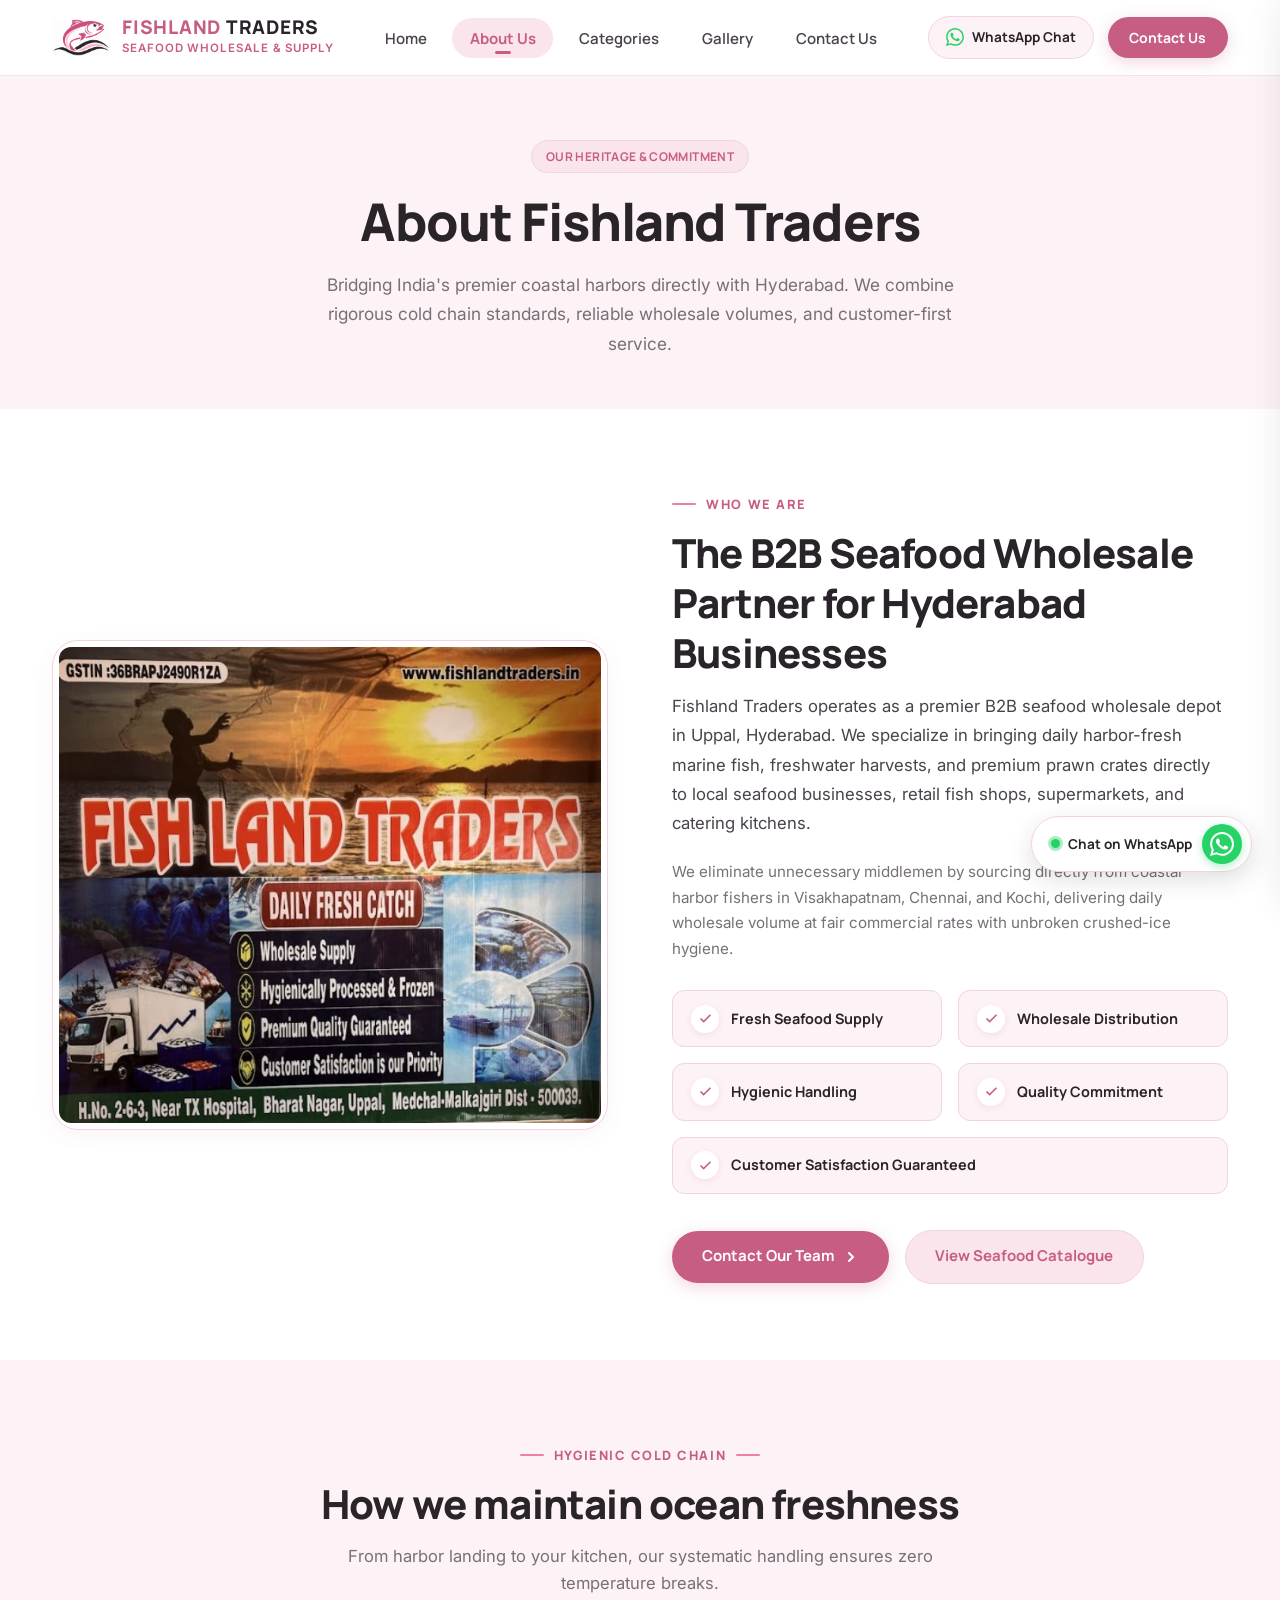
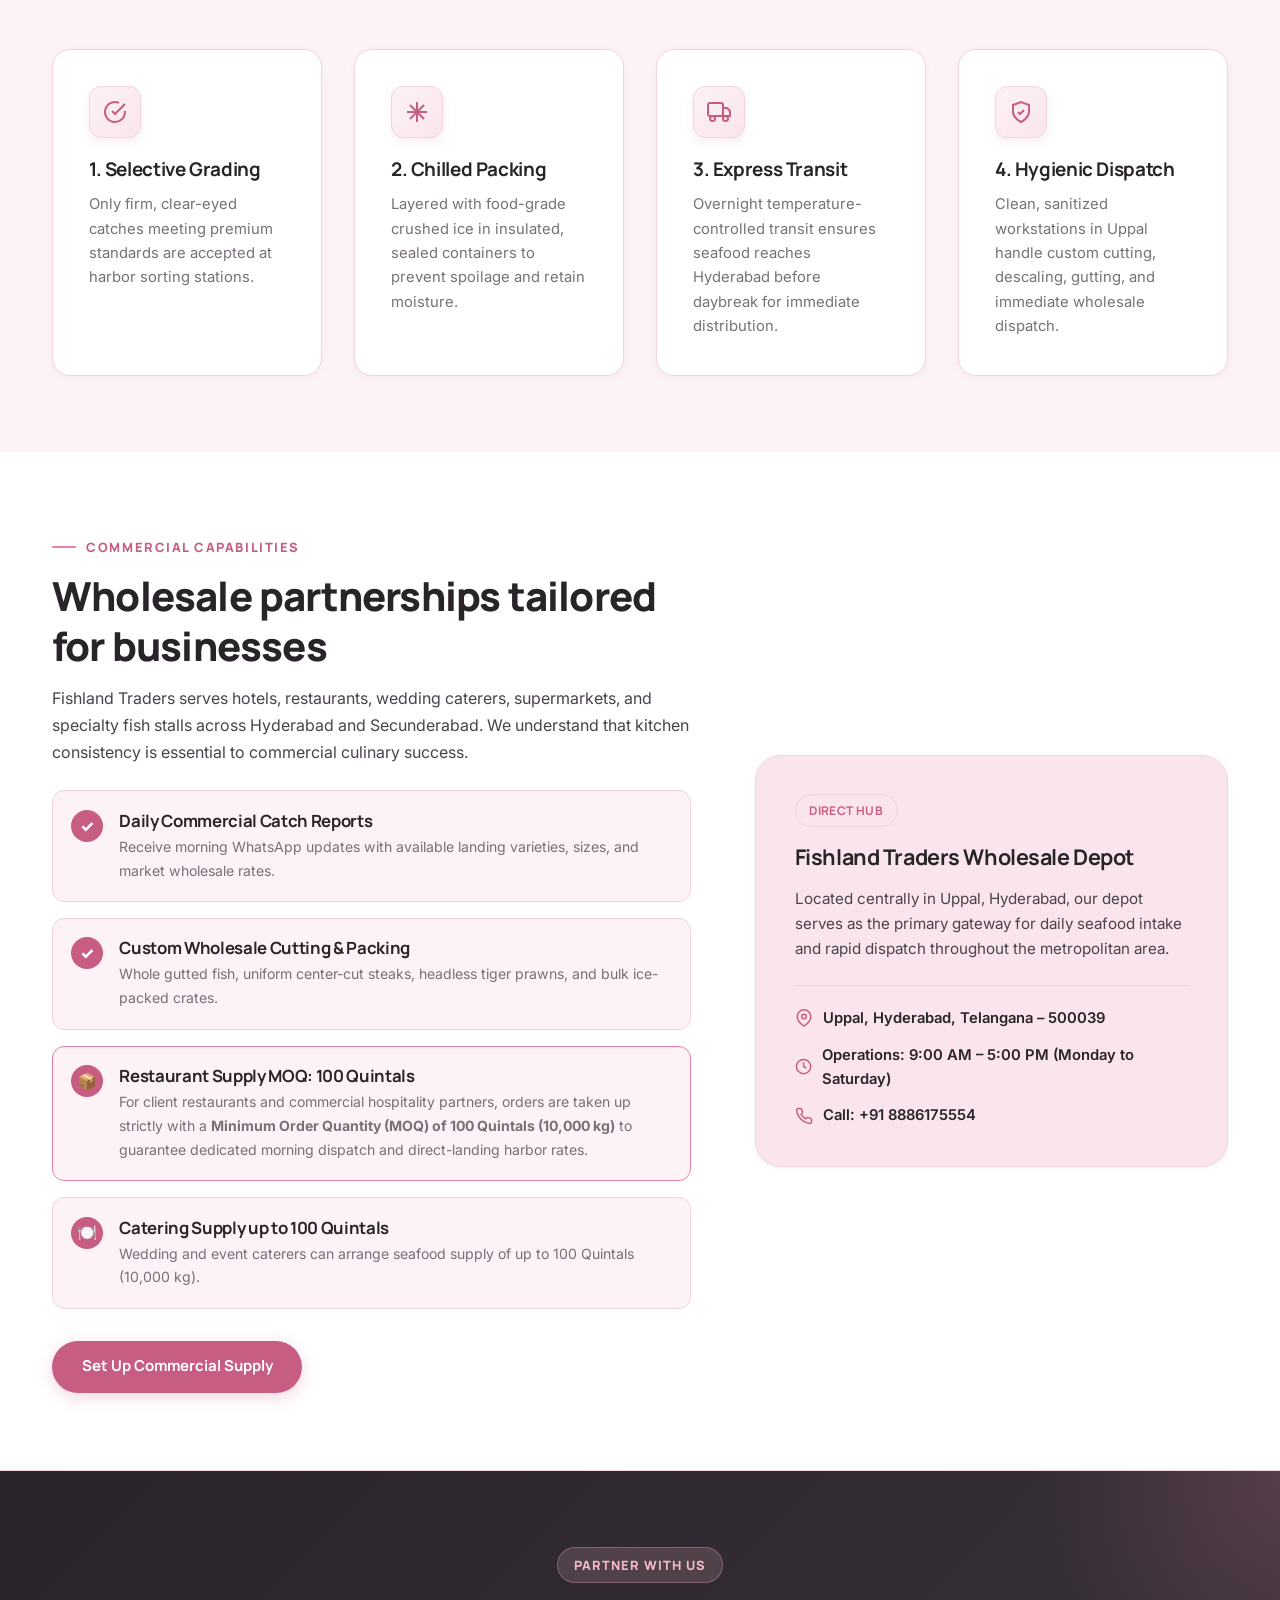
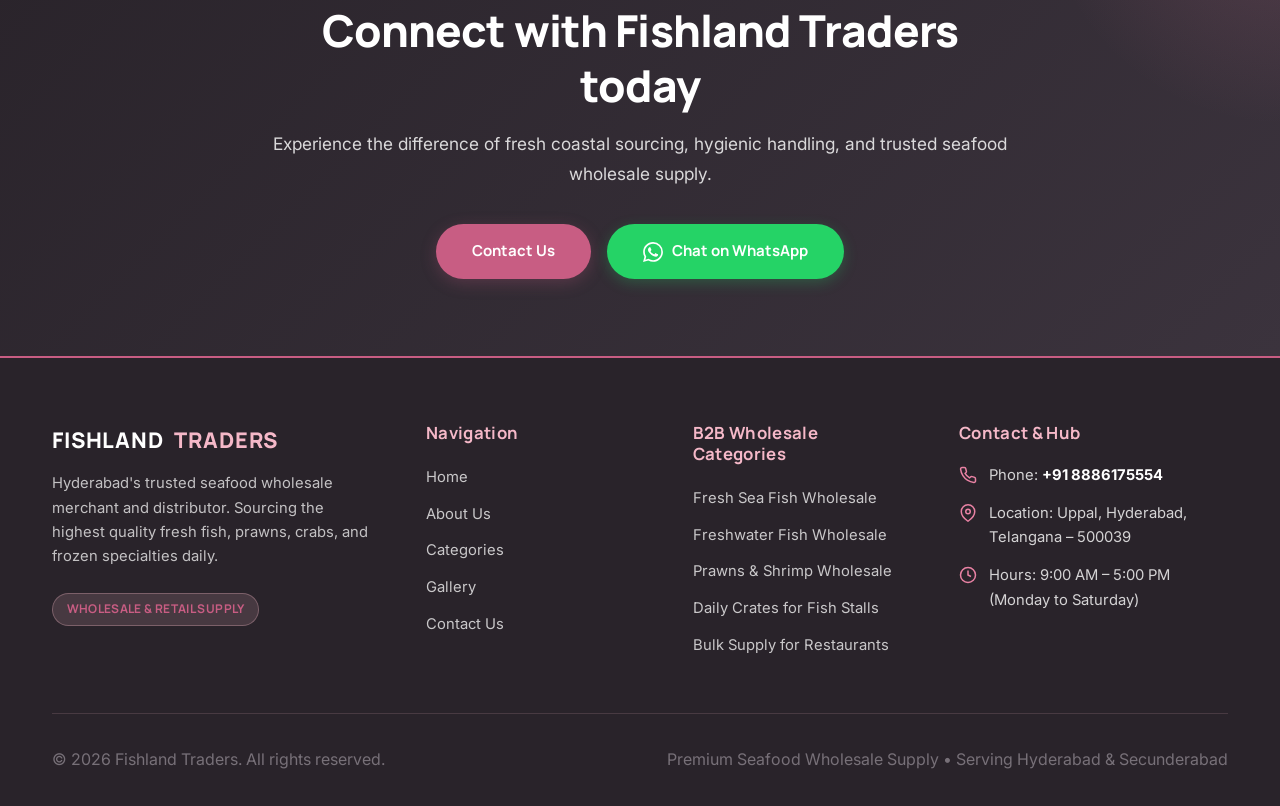
<file: about.html>
<!DOCTYPE html>
<html lang="en">

<head>
  <meta charset="UTF-8">
  <meta name="viewport" content="width=device-width, initial-scale=1.0">
  <meta http-equiv="X-UA-Compatible" content="IE=edge">

  <title>About Us | Fishland Traders, Hyderabad</title>
  <meta name="description"
    content="Discover Fishland Traders, Hyderabad's dedicated seafood wholesale merchant. Direct sourcing from Visakhapatnam, Chennai and Kochi with unbroken cold chain distribution.">
  <meta name="theme-color" content="#F5B8C8">

  <!-- Google Fonts: Manrope & Inter -->
  <link rel="preconnect" href="https://fonts.googleapis.com">
  <link rel="preconnect" href="https://fonts.gstatic.com" crossorigin>
  <link
    href="https://fonts.googleapis.com/css2?family=Inter:wght@400;500;600;700&family=Manrope:wght@500;600;700;800&display=swap"
    rel="stylesheet">

  <link rel="icon" type="image/png" sizes="64x64" href="assets/images/fishland-traders-favicon.png">
  <link rel="apple-touch-icon" sizes="180x180" href="assets/images/fishland-traders-apple-touch-icon.png">

  <!-- Main Art-Directed Stylesheet -->
  <link rel="stylesheet" href="css/style.css">
</head>

<body>

  <!-- ========================================================
       HEADER & NAVIGATION BAR
       ======================================================== -->
  <header class="site-header" id="header" role="banner">
    <div class="header-container">

      <!-- Brand Logo -->
      <a href="index.html" class="brand-logo" aria-label="Fishland Traders Home">
        <span class="logo-symbol" aria-hidden="true">
          <img src="assets/images/fishland-traders-mark.png" alt="" width="58" height="40">
        </span>
        <div class="brand-text-wrap">
          <span class="brand-name"><span class="brand-name-accent">FISHLAND</span> TRADERS</span>
          <span class="brand-sub">Seafood Wholesale &amp; Supply</span>
        </div>
      </a>

      <!-- Center Desktop Navigation -->
      <nav class="main-nav" role="navigation" aria-label="Main Navigation">
        <ul class="nav-list">
          <li><a href="index.html" class="nav-link">Home</a></li>
          <li><a href="about.html" class="nav-link active">About Us</a></li>
          <li><a href="categories.html" class="nav-link">Categories</a></li>
          <li><a href="gallery.html" class="nav-link">Gallery</a></li>
          <li><a href="contact.html" class="nav-link">Contact Us</a></li>
        </ul>
      </nav>

      <!-- Right Header Actions -->
      <div class="header-actions">
        <a href="https://wa.me/918886175554?text=Hello%20Fishland%20Traders%2C%20could%20you%20please%20share%20today%27s%20seafood%20availability%20and%20prices%3F"
          target="_blank" rel="noopener noreferrer" class="header-wa-btn" aria-label="Chat on WhatsApp">
          <svg width="18" height="18" viewBox="0 0 24 24" fill="currentColor">
            <path
              d="M17.472 14.382c-.297-.149-1.758-.867-2.03-.967-.273-.099-.471-.148-.67.15-.197.297-.767.966-.94 1.164-.173.199-.347.223-.644.075-.297-.15-1.255-.463-2.39-1.475-.883-.788-1.48-1.761-1.653-2.059-.173-.297-.018-.458.13-.606.134-.133.298-.347.446-.52.149-.174.198-.298.298-.497.099-.198.05-.371-.025-.52-.075-.149-.669-1.612-.916-2.207-.242-.579-.487-.5-.669-.51-.173-.008-.371-.01-.57-.01-.198 0-.52.074-.792.372-.272.297-1.04 1.016-1.04 2.479 0 1.462 1.065 2.875 1.213 3.074.149.198 2.096 3.2 5.077 4.487.709.306 1.262.489 1.694.625.712.227 1.36.195 1.871.118.571-.085 1.758-.719 2.006-1.413.248-.694.248-1.289.173-1.413-.074-.124-.272-.198-.57-.347m-5.421 7.403h-.004a9.87 9.87 0 01-5.031-1.378l-.361-.214-3.741.982.998-3.648-.235-.374a9.86 9.86 0 01-1.51-5.26c.001-5.45 4.436-9.884 9.888-9.884 2.64 0 5.122 1.03 6.988 2.898a9.825 9.825 0 012.893 6.994c-.003 5.45-4.437 9.884-9.885 9.884m8.413-18.297A11.815 11.815 0 0012.05 0C5.495 0 .16 5.335.157 11.892c0 2.096.547 4.142 1.588 5.945L.057 24l6.305-1.654a11.882 11.882 0 005.683 1.448h.005c6.554 0 11.89-5.335 11.893-11.893a11.821 11.821 0 00-3.48-8.413Z" />
          </svg>
          <span>WhatsApp Chat</span>
        </a>

        <a href="contact.html" class="btn btn-primary header-cta-btn">
          <span>Contact Us</span>
        </a>

        <!-- Mobile Menu Toggle Button -->
        <button type="button" class="mobile-menu-toggle" id="mobile-menu-toggle" aria-label="Toggle Navigation">
          <span class="hamburger-bar"></span>
          <span class="hamburger-bar"></span>
          <span class="hamburger-bar"></span>
        </button>
      </div>
    </div>

    <!-- Mobile Navigation Drawer -->
    <div class="mobile-nav-drawer" id="mobile-nav" aria-hidden="true">
      <div class="mobile-nav-header">
        <div>
          <span
            style="font-family: var(--font-heading); font-size: 1.15rem; font-weight: 800; color: var(--color-deep-charcoal); display: block;">Fishland
            Traders</span>
          <span
            style="font-size: 0.72rem; color: var(--color-deep-rose); font-weight: 700; text-transform: uppercase;">Seafood
            Wholesale</span>
        </div>
        <button type="button" class="mobile-drawer-close" id="mobile-drawer-close"
          aria-label="Close menu">&times;</button>
      </div>

      <ul class="mobile-nav-list">
        <li><a href="index.html" class="mobile-nav-link"><span>Home</span> &rarr;</a></li>
        <li><a href="about.html" class="mobile-nav-link active"><span>About Us</span> &rarr;</a></li>
        <li><a href="categories.html" class="mobile-nav-link"><span>Categories</span> &rarr;</a></li>
        <li><a href="gallery.html" class="mobile-nav-link"><span>Gallery</span> &rarr;</a></li>
        <li><a href="contact.html" class="mobile-nav-link"><span>Contact Us</span> &rarr;</a></li>
      </ul>

      <div style="margin-top: auto; padding-top: 1.5rem; border-top: 1px solid var(--color-pink-border);">
        <a href="https://wa.me/918886175554?text=Hello%20Fishland%20Traders%2C%20could%20you%20please%20share%20today%27s%20seafood%20prices%3F"
          target="_blank" class="btn btn-whatsapp" style="width: 100%;">
          <span>Chat on WhatsApp</span>
        </a>
      </div>
    </div>
    <div class="mobile-drawer-backdrop" id="mobile-backdrop"></div>
  </header>

  <main id="main-content">

    <!-- ========================================================
         EDITORIAL PAGE HEADER BANNER
         ======================================================== -->
    <section class="section section-blush"
      style="padding-top: clamp(2.5rem, 5vw, 4.5rem); padding-bottom: clamp(2.5rem, 4vw, 3.5rem);">
      <div class="container text-center">
        <span class="badge-pink" style="margin-bottom: 1rem;">Our Heritage &amp; Commitment</span>
        <h1 style="margin-bottom: 1rem;">About Fishland Traders</h1>
        <p
          style="max-width: 680px; margin-left: auto; margin-right: auto; font-size: 1.08rem; color: var(--color-secondary-text);">
          Bridging India's premier coastal harbors directly with Hyderabad. We combine rigorous cold chain standards,
          reliable wholesale volumes, and customer-first service.
        </p>
      </div>
    </section>

    <!-- ========================================================
         EDITORIAL STORY & MISSION (SPLIT LAYOUT)
         ======================================================== -->
    <section class="section section-white">
      <div class="container">
        <div class="about-editorial-grid">

          <!-- Image on one side (Mobile: stacks above) -->
          <div class="about-editorial-media">
            <div class="about-image-wrapper">
              <img src="assets/images/fishland-official-banner.png"
                alt="Fishland Traders B2B Seafood Wholesale Depot and Sourcing Banner in Uppal, Hyderabad" loading="lazy" style="object-fit: contain; width: 100%; height: auto; max-height: 520px; background: #fff; padding: 6px; border-radius: var(--radius-lg);">
            </div>
          </div>

          <!-- Editorial Content on opposite side -->
          <div class="about-editorial-content">
            <div class="section-kicker">
              <span class="kicker-line"></span>
              <span>WHO WE ARE</span>
            </div>
            <h2 class="section-title">The B2B Seafood Wholesale Partner for Hyderabad Businesses</h2>
            <p
              style="font-size: 1.05rem; color: var(--color-charcoal-body); line-height: 1.75; margin-bottom: 1.25rem;">
              Fishland Traders operates as a premier B2B seafood wholesale depot in Uppal, Hyderabad. We specialize in
              bringing daily harbor-fresh marine fish, freshwater harvests, and premium prawn crates directly to local
              seafood businesses, retail fish shops, supermarkets, and catering kitchens.
            </p>
            <p style="font-size: 0.95rem; color: var(--color-secondary-text); line-height: 1.7; margin-bottom: 1.5rem;">
              We eliminate unnecessary middlemen by sourcing directly from coastal harbor fishers in Visakhapatnam,
              Chennai, and Kochi, delivering daily wholesale volume at fair commercial rates with unbroken crushed-ice
              hygiene.
            </p>

            <!-- 5 Core Highlights Required -->
            <div class="about-highlights-list">
              <div class="highlight-pill">
                <div class="highlight-pill-icon">
                  <svg width="15" height="15" viewBox="0 0 24 24" fill="none" stroke="currentColor" stroke-width="2.5">
                    <polyline points="20 6 9 17 4 12" />
                  </svg>
                </div>
                <span class="highlight-pill-text">Fresh Seafood Supply</span>
              </div>

              <div class="highlight-pill">
                <div class="highlight-pill-icon">
                  <svg width="15" height="15" viewBox="0 0 24 24" fill="none" stroke="currentColor" stroke-width="2.5">
                    <polyline points="20 6 9 17 4 12" />
                  </svg>
                </div>
                <span class="highlight-pill-text">Wholesale Distribution</span>
              </div>

              <div class="highlight-pill">
                <div class="highlight-pill-icon">
                  <svg width="15" height="15" viewBox="0 0 24 24" fill="none" stroke="currentColor" stroke-width="2.5">
                    <polyline points="20 6 9 17 4 12" />
                  </svg>
                </div>
                <span class="highlight-pill-text">Hygienic Handling</span>
              </div>

              <div class="highlight-pill">
                <div class="highlight-pill-icon">
                  <svg width="15" height="15" viewBox="0 0 24 24" fill="none" stroke="currentColor" stroke-width="2.5">
                    <polyline points="20 6 9 17 4 12" />
                  </svg>
                </div>
                <span class="highlight-pill-text">Quality Commitment</span>
              </div>

              <div class="highlight-pill" style="grid-column: 1 / -1;">
                <div class="highlight-pill-icon">
                  <svg width="15" height="15" viewBox="0 0 24 24" fill="none" stroke="currentColor" stroke-width="2.5">
                    <polyline points="20 6 9 17 4 12" />
                  </svg>
                </div>
                <span class="highlight-pill-text">Customer Satisfaction Guaranteed</span>
              </div>
            </div>

            <div style="display: flex; gap: 1rem; align-items: center; flex-wrap: wrap;">
              <a href="contact.html" class="btn btn-primary">
                <span>Contact Our Team</span>
                <svg width="16" height="16" viewBox="0 0 16 16" fill="none">
                  <path d="M6 12l4-4-4-4" stroke="currentColor" stroke-width="2" stroke-linecap="round"
                    stroke-linejoin="round" />
                </svg>
              </a>
              <a href="categories.html" class="btn btn-secondary">
                <span>View Seafood Catalogue</span>
              </a>
            </div>
          </div>

        </div>
      </div>
    </section>

    <!-- ========================================================
         QUALITY & HYGIENIC HANDLING PROCESS
         ======================================================== -->
    <section class="section section-blush">
      <div class="container">
        <div class="section-header text-center">
          <div class="section-kicker">
            <span class="kicker-line"></span>
            <span>HYGIENIC COLD CHAIN</span>
            <span class="kicker-line"></span>
          </div>
          <h2 class="section-title">How we maintain ocean freshness</h2>
          <p class="section-subtitle">
            From harbor landing to your kitchen, our systematic handling ensures zero temperature breaks.
          </p>
        </div>

        <div class="pillars-grid">
          <div class="pillar-card">
            <div class="pillar-icon-box">
              <svg width="24" height="24" viewBox="0 0 24 24" fill="none" stroke="currentColor" stroke-width="2">
                <path d="M22 11.08V12a10 10 0 1 1-5.93-9.14" />
                <polyline points="22 4 12 14.01 9 11.01" />
              </svg>
            </div>
            <h3 class="pillar-title">1. Selective Grading</h3>
            <p class="pillar-desc">
              Only firm, clear-eyed catches meeting premium standards are accepted at harbor sorting stations.
            </p>
          </div>

          <div class="pillar-card">
            <div class="pillar-icon-box">
              <svg width="24" height="24" viewBox="0 0 24 24" fill="none" stroke="currentColor" stroke-width="2">
                <path d="M12 2v20M2 12h20M4.93 4.93l14.14 14.14M4.93 19.07l14.14-14.14" />
              </svg>
            </div>
            <h3 class="pillar-title">2. Chilled Packing</h3>
            <p class="pillar-desc">
              Layered with food-grade crushed ice in insulated, sealed containers to prevent spoilage and retain
              moisture.
            </p>
          </div>

          <div class="pillar-card">
            <div class="pillar-icon-box">
              <svg width="24" height="24" viewBox="0 0 24 24" fill="none" stroke="currentColor" stroke-width="2">
                <rect x="1" y="3" width="15" height="13" rx="2" />
                <polygon points="16 8 20 8 23 11 23 16 16 16 16 8" />
                <circle cx="5.5" cy="18.5" r="2.5" />
                <circle cx="18.5" cy="18.5" r="2.5" />
              </svg>
            </div>
            <h3 class="pillar-title">3. Express Transit</h3>
            <p class="pillar-desc">
              Overnight temperature-controlled transit ensures seafood reaches Hyderabad before daybreak for immediate
              distribution.
            </p>
          </div>

          <div class="pillar-card">
            <div class="pillar-icon-box">
              <svg width="24" height="24" viewBox="0 0 24 24" fill="none" stroke="currentColor" stroke-width="2">
                <path d="M12 22s8-4 8-10V5l-8-3-8 3v7c0 6 8 10 8 10z" />
                <polyline points="9 12 11 14 15 10" />
              </svg>
            </div>
            <h3 class="pillar-title">4. Hygienic Dispatch</h3>
            <p class="pillar-desc">
              Clean, sanitized workstations in Uppal handle custom cutting, descaling, gutting, and immediate wholesale
              dispatch.
            </p>
          </div>
        </div>
      </div>
    </section>

    <!-- ========================================================
         WHOLESALE & COMMERCIAL SUPPLY COMMITMENT
         ======================================================== -->
    <section class="section section-white">
      <div class="container">
        <div class="about-editorial-grid commercial-capabilities-grid">
          <div>
            <div class="section-kicker">
              <span class="kicker-line"></span>
              <span>COMMERCIAL CAPABILITIES</span>
            </div>
            <h2 class="section-title">Wholesale partnerships tailored for businesses</h2>
            <p style="font-size: 1rem; color: var(--color-charcoal-body); line-height: 1.7; margin-bottom: 1.5rem;">
              Fishland Traders serves hotels, restaurants, wedding caterers, supermarkets, and specialty fish stalls
              across Hyderabad and Secunderabad. We understand that kitchen consistency is essential to commercial
              culinary success.
            </p>

            <div style="display: flex; flex-direction: column; gap: 1rem; margin-bottom: 2rem;">
              <div
                style="display: flex; align-items: flex-start; gap: 1rem; padding: 1.15rem; background: var(--color-blush-bg); border-radius: var(--radius-md); border: 1px solid var(--color-pink-border);">
                <div
                  style="width: 32px; height: 32px; border-radius: 50%; background: var(--color-deep-rose); color: #fff; display: flex; align-items: center; justify-content: center; font-weight: 800; flex-shrink: 0;">
                  ✓</div>
                <div>
                  <h4 style="font-size: 1.05rem; color: var(--color-deep-charcoal); margin: 0 0 0.25rem 0;">Daily
                    Commercial Catch Reports</h4>
                  <p style="font-size: 0.88rem; color: var(--color-secondary-text); margin: 0;">Receive morning WhatsApp
                    updates with available landing varieties, sizes, and market wholesale rates.</p>
                </div>
              </div>

              <div
                style="display: flex; align-items: flex-start; gap: 1rem; padding: 1.15rem; background: var(--color-blush-bg); border-radius: var(--radius-md); border: 1px solid var(--color-pink-border);">
                <div
                  style="width: 32px; height: 32px; border-radius: 50%; background: var(--color-deep-rose); color: #fff; display: flex; align-items: center; justify-content: center; font-weight: 800; flex-shrink: 0;">
                  ✓</div>
                <div>
                  <h4 style="font-size: 1.05rem; color: var(--color-deep-charcoal); margin: 0 0 0.25rem 0;">Custom
                    Wholesale Cutting &amp; Packing</h4>
                  <p style="font-size: 0.88rem; color: var(--color-secondary-text); margin: 0;">Whole gutted fish,
                    uniform center-cut steaks, headless tiger prawns, and bulk ice-packed crates.</p>
                </div>
              </div>

              <div
                style="display: flex; align-items: flex-start; gap: 1rem; padding: 1.15rem; background: var(--color-blush-bg); border-radius: var(--radius-md); border: 1.5px solid var(--color-rose-pink);">
                <div
                  style="width: 32px; height: 32px; border-radius: 50%; background: var(--color-deep-rose); color: #fff; display: flex; align-items: center; justify-content: center; font-weight: 800; flex-shrink: 0;">
                  📦</div>
                <div>
                  <h4 style="font-size: 1.05rem; color: var(--color-deep-charcoal); margin: 0 0 0.25rem 0;">Restaurant Supply MOQ: 100 Quintals</h4>
                  <p style="font-size: 0.88rem; color: var(--color-secondary-text); margin: 0;">For client restaurants and commercial hospitality partners, orders are taken up strictly with a <strong>Minimum Order Quantity (MOQ) of 100 Quintals (10,000 kg)</strong> to guarantee dedicated morning dispatch and direct-landing harbor rates.</p>
                </div>
              </div>

              <div
                style="display: flex; align-items: flex-start; gap: 1rem; padding: 1.15rem; background: var(--color-blush-bg); border-radius: var(--radius-md); border: 1px solid var(--color-pink-border);">
                <div
                  style="width: 32px; height: 32px; border-radius: 50%; background: var(--color-deep-rose); color: #fff; display: flex; align-items: center; justify-content: center; font-weight: 800; flex-shrink: 0;">
                  🍽️</div>
                <div>
                  <h4 style="font-size: 1.05rem; color: var(--color-deep-charcoal); margin: 0 0 0.25rem 0;">Catering Supply up to 100 Quintals</h4>
                  <p style="font-size: 0.88rem; color: var(--color-secondary-text); margin: 0;">Wedding and event caterers can arrange seafood supply of up to 100 Quintals (10,000 kg).</p>
                </div>
              </div>
            </div>

            <a href="contact.html" class="btn btn-primary">
              <span>Set Up Commercial Supply</span>
            </a>
          </div>

          <div
            style="background: var(--color-pink-surface); border-radius: var(--radius-xl); padding: clamp(1.5rem, 3vw, 2.5rem); border: 1px solid var(--color-pink-border); box-shadow: var(--shadow-subtle);">
            <span class="badge-pink" style="margin-bottom: 1rem;">Direct Hub</span>
            <h3 style="font-size: 1.35rem; color: var(--color-deep-charcoal); margin-bottom: 1rem;">Fishland Traders
              Wholesale Depot</h3>
            <p style="font-size: 0.95rem; color: var(--color-charcoal-body); line-height: 1.65; margin-bottom: 1.5rem;">
              Located centrally in Uppal, Hyderabad, our depot serves as the primary gateway for daily seafood intake
              and rapid dispatch throughout the metropolitan area.
            </p>
            <div
              style="border-top: 1px solid var(--color-pink-border); padding-top: 1.25rem; display: flex; flex-direction: column; gap: 0.75rem;">
              <div
                style="display: flex; align-items: center; gap: 0.65rem; color: var(--color-deep-charcoal); font-weight: 600; font-size: 0.925rem;">
                <svg width="18" height="18" viewBox="0 0 24 24" fill="none" stroke="var(--color-deep-rose)"
                  stroke-width="2">
                  <path d="M21 10c0 7-9 13-9 13s-9-6-9-13a9 9 0 0 1 18 0z" />
                  <circle cx="12" cy="10" r="3" />
                </svg>
                <span>Uppal, Hyderabad, Telangana – 500039</span>
              </div>
              <div
                style="display: flex; align-items: center; gap: 0.65rem; color: var(--color-deep-charcoal); font-weight: 600; font-size: 0.925rem;">
                <svg width="18" height="18" viewBox="0 0 24 24" fill="none" stroke="var(--color-deep-rose)"
                  stroke-width="2">
                  <circle cx="12" cy="12" r="10" />
                  <polyline points="12 6 12 12 16 14" />
                </svg>
                <span>Operations: 9:00 AM – 5:00 PM (Monday to Saturday)</span>
              </div>
              <div
                style="display: flex; align-items: center; gap: 0.65rem; color: var(--color-deep-charcoal); font-weight: 600; font-size: 0.925rem;">
                <svg width="18" height="18" viewBox="0 0 24 24" fill="none" stroke="var(--color-deep-rose)"
                  stroke-width="2">
                  <path
                    d="M22 16.92v3a2 2 0 0 1-2.18 2 19.79 19.79 0 0 1-8.63-3.07 19.5 19.5 0 0 1-6-6 19.79 19.79 0 0 1-3.07-8.67A2 2 0 0 1 4.11 2h3a2 2 0 0 1 2 1.72 12.84 12.84 0 0 0 .7 2.81 2 2 0 0 1-.45 2.11L8.09 9.91a16 16 0 0 0 6 6l1.27-1.27a2 2 0 0 1 2.11-.45 12.84 12.84 0 0 0 2.81.7A2 2 0 0 1 22 16.92z" />
                </svg>
                <span>Call: +91 8886175554</span>
              </div>
            </div>
          </div>
        </div>
      </div>
    </section>

    <!-- ========================================================
         CALL TO ACTION BANNER (DEEP CHARCOAL WITH PINK ACCENTS)
         ======================================================== -->
    <section class="cta-banner-section">
      <div class="container">
        <div class="cta-content-wrap">
          <span class="cta-badge">PARTNER WITH US</span>
          <h2 class="cta-title">Connect with Fishland Traders today</h2>
          <p class="cta-desc">
            Experience the difference of fresh coastal sourcing, hygienic handling, and trusted seafood wholesale
            supply.
          </p>
          <div class="cta-actions">
            <a href="contact.html" class="btn btn-primary" style="padding: 0.95rem 2.25rem;">
              <span>Contact Us</span>
            </a>
            <a href="https://wa.me/918886175554?text=Hello%20Fishland%20Traders%2C%20could%20you%20please%20share%20today%27s%20seafood%20availability%20and%20prices%3F"
              target="_blank" rel="noopener noreferrer" class="btn btn-whatsapp" style="padding: 0.95rem 2.25rem;">
              <svg width="20" height="20" viewBox="0 0 24 24" fill="currentColor">
                <path
                  d="M17.472 14.382c-.297-.149-1.758-.867-2.03-.967-.273-.099-.471-.148-.67.15-.197.297-.767.966-.94 1.164-.173.199-.347.223-.644.075-.297-.15-1.255-.463-2.39-1.475-.883-.788-1.48-1.761-1.653-2.059-.173-.297-.018-.458.13-.606.134-.133.298-.347.446-.52.149-.174.198-.298.298-.497.099-.198.05-.371-.025-.52-.075-.149-.669-1.612-.916-2.207-.242-.579-.487-.5-.669-.51-.173-.008-.371-.01-.57-.01-.198 0-.52.074-.792.372-.272.297-1.04 1.016-1.04 2.479 0 1.462 1.065 2.875 1.213 3.074.149.198 2.096 3.2 5.077 4.487.709.306 1.262.489 1.694.625.712.227 1.36.195 1.871.118.571-.085 1.758-.719 2.006-1.413.248-.694.248-1.289.173-1.413-.074-.124-.272-.198-.57-.347m-5.421 7.403h-.004a9.87 9.87 0 01-5.031-1.378l-.361-.214-3.741.982.998-3.648-.235-.374a9.86 9.86 0 01-1.51-5.26c.001-5.45 4.436-9.884 9.888-9.884 2.64 0 5.122 1.03 6.988 2.898a9.825 9.825 0 012.893 6.994c-.003 5.45-4.437 9.884-9.885 9.884m8.413-18.297A11.815 11.815 0 0012.05 0C5.495 0 .16 5.335.157 11.892c0 2.096.547 4.142 1.588 5.945L.057 24l6.305-1.654a11.882 11.882 0 005.683 1.448h.005c6.554 0 11.89-5.335 11.893-11.893a11.821 11.821 0 00-3.48-8.413Z" />
              </svg>
              <span>Chat on WhatsApp</span>
            </a>
          </div>
        </div>
      </div>
    </section>
  </main>

  <!-- ========================================================
       FOOTER (DEEP CHARCOAL WITH PINK ACCENTS)
       ======================================================== -->
  <footer class="site-footer" role="contentinfo">
    <div class="container">
      <div class="footer-grid">
        <!-- Col 1: Brand & Overview -->
        <div>
          <div class="footer-brand-title">
            FISHLAND <span class="accent">TRADERS</span>
          </div>
          <p class="footer-desc">
            Hyderabad's trusted seafood wholesale merchant and distributor. Sourcing the highest quality fresh fish,
            prawns, crabs, and frozen specialties daily.
          </p>
          <span class="badge-pink"
            style="background: rgba(245, 184, 200, 0.15); border-color: rgba(245, 184, 200, 0.3);">
            Wholesale &amp; Retail Supply
          </span>
        </div>

        <!-- Col 2: Quick Links -->
        <div>
          <h4 class="footer-col-title">Navigation</h4>
          <ul class="footer-nav-links">
            <li><a href="index.html" class="footer-link-item">Home</a></li>
            <li><a href="about.html" class="footer-link-item">About Us</a></li>
            <li><a href="categories.html" class="footer-link-item">Categories</a></li>
            <li><a href="gallery.html" class="footer-link-item">Gallery</a></li>
            <li><a href="contact.html" class="footer-link-item">Contact Us</a></li>
          </ul>
        </div>

        <!-- Col 3: Seafood Categories -->
        <div>
          <h4 class="footer-col-title">B2B Wholesale Categories</h4>
          <ul class="footer-nav-links">
            <li><a href="categories.html#cat-sea-fish" class="footer-link-item">Fresh Sea Fish Wholesale</a></li>
            <li><a href="categories.html#cat-freshwater-fish" class="footer-link-item">Freshwater Fish Wholesale</a>
            </li>
            <li><a href="categories.html#cat-prawns-shrimp" class="footer-link-item">Prawns &amp; Shrimp Wholesale</a>
            </li>
            <li><a href="categories.html" class="footer-link-item">Daily Crates for Fish Stalls</a></li>
            <li><a href="categories.html" class="footer-link-item">Bulk Supply for Restaurants</a></li>
          </ul>
        </div>

        <!-- Col 4: Contact Info -->
        <div>
          <h4 class="footer-col-title">Contact &amp; Hub</h4>
          <div class="footer-contact-items">
            <div class="footer-contact-row">
              <svg width="18" height="18" viewBox="0 0 24 24" fill="none" stroke="currentColor" stroke-width="2">
                <path
                  d="M22 16.92v3a2 2 0 0 1-2.18 2 19.79 19.79 0 0 1-8.63-3.07 19.5 19.5 0 0 1-6-6 19.79 19.79 0 0 1-3.07-8.67A2 2 0 0 1 4.11 2h3a2 2 0 0 1 2 1.72 12.84 12.84 0 0 0 .7 2.81 2 2 0 0 1-.45 2.11L8.09 9.91a16 16 0 0 0 6 6l1.27-1.27a2 2 0 0 1 2.11-.45 12.84 12.84 0 0 0 2.81.7A2 2 0 0 1 22 16.92z" />
              </svg>
              <span>Phone: <a href="tel:+918886175554" style="color: #fff; font-weight: 700;">+91 8886175554</a></span>
            </div>
            <div class="footer-contact-row">
              <svg width="18" height="18" viewBox="0 0 24 24" fill="none" stroke="currentColor" stroke-width="2">
                <path d="M21 10c0 7-9 13-9 13s-9-6-9-13a9 9 0 0 1 18 0z" />
                <circle cx="12" cy="10" r="3" />
              </svg>
              <span>Location: Uppal, Hyderabad, Telangana – 500039</span>
            </div>
            <div class="footer-contact-row">
              <svg width="18" height="18" viewBox="0 0 24 24" fill="none" stroke="currentColor" stroke-width="2">
                <circle cx="12" cy="12" r="10" />
                <polyline points="12 6 12 12 16 14" />
              </svg>
              <span>Hours: 9:00 AM – 5:00 PM (Monday to Saturday)</span>
            </div>
          </div>
        </div>
      </div>

      <div class="footer-bottom-bar">
        <p>&copy; <span class="js-current-year">2026</span> Fishland Traders. All rights reserved.</p>
        <p>Premium Seafood Wholesale Supply • Serving Hyderabad &amp; Secunderabad</p>
      </div>
    </div>
  </footer>

  <!-- Floating WhatsApp Live Pill Widget -->
  <a href="https://wa.me/918886175554?text=Hello%20Fishland%20Traders%2C%20could%20you%20please%20share%20today%27s%20seafood%20availability%20and%20prices%3F"
    class="floating-wa-widget" target="_blank" rel="noopener noreferrer"
    aria-label="Chat directly on WhatsApp with Fishland Traders">
    <span class="floating-wa-pill">
      <span class="wa-pulse-dot"></span>
      <span class="wa-pill-text">Chat on WhatsApp</span>
    </span>
    <span class="floating-wa-icon" aria-hidden="true">
      <svg viewBox="0 0 24 24" width="24" height="24" fill="currentColor">
        <path
          d="M17.472 14.382c-.297-.149-1.758-.867-2.03-.967-.273-.099-.471-.148-.67.15-.197.297-.767.966-.94 1.164-.173.199-.347.223-.644.075-.297-.15-1.255-.463-2.39-1.475-.883-.788-1.48-1.761-1.653-2.059-.173-.297-.018-.458.13-.606.134-.133.298-.347.446-.52.149-.174.198-.298.298-.497.099-.198.05-.371-.025-.52-.075-.149-.669-1.612-.916-2.207-.242-.579-.487-.5-.669-.51-.173-.008-.371-.01-.57-.01-.198 0-.52.074-.792.372-.272.297-1.04 1.016-1.04 2.479 0 1.462 1.065 2.875 1.213 3.074.149.198 2.096 3.2 5.077 4.487.709.306 1.262.489 1.694.625.712.227 1.36.195 1.871.118.571-.085 1.758-.719 2.006-1.413.248-.694.248-1.289.173-1.413-.074-.124-.272-.198-.57-.347m-5.421 7.403h-.004a9.87 9.87 0 01-5.031-1.378l-.361-.214-3.741.982.998-3.648-.235-.374a9.86 9.86 0 01-1.51-5.26c.001-5.45 4.436-9.884 9.888-9.884 2.64 0 5.122 1.03 6.988 2.898a9.825 9.825 0 012.893 6.994c-.003 5.45-4.437 9.884-9.885 9.884m8.413-18.297A11.815 11.815 0 0012.05 0C5.495 0 .16 5.335.157 11.892c0 2.096.547 4.142 1.588 5.945L.057 24l6.305-1.654a11.882 11.882 0 005.683 1.448h.005c6.554 0 11.89-5.335 11.893-11.893a11.821 11.821 0 00-3.48-8.413Z" />
      </svg>
    </span>
  </a>

  <!-- Vanilla JavaScript -->
  <script src="js/script.js"></script>
</body>

</html>
</file>
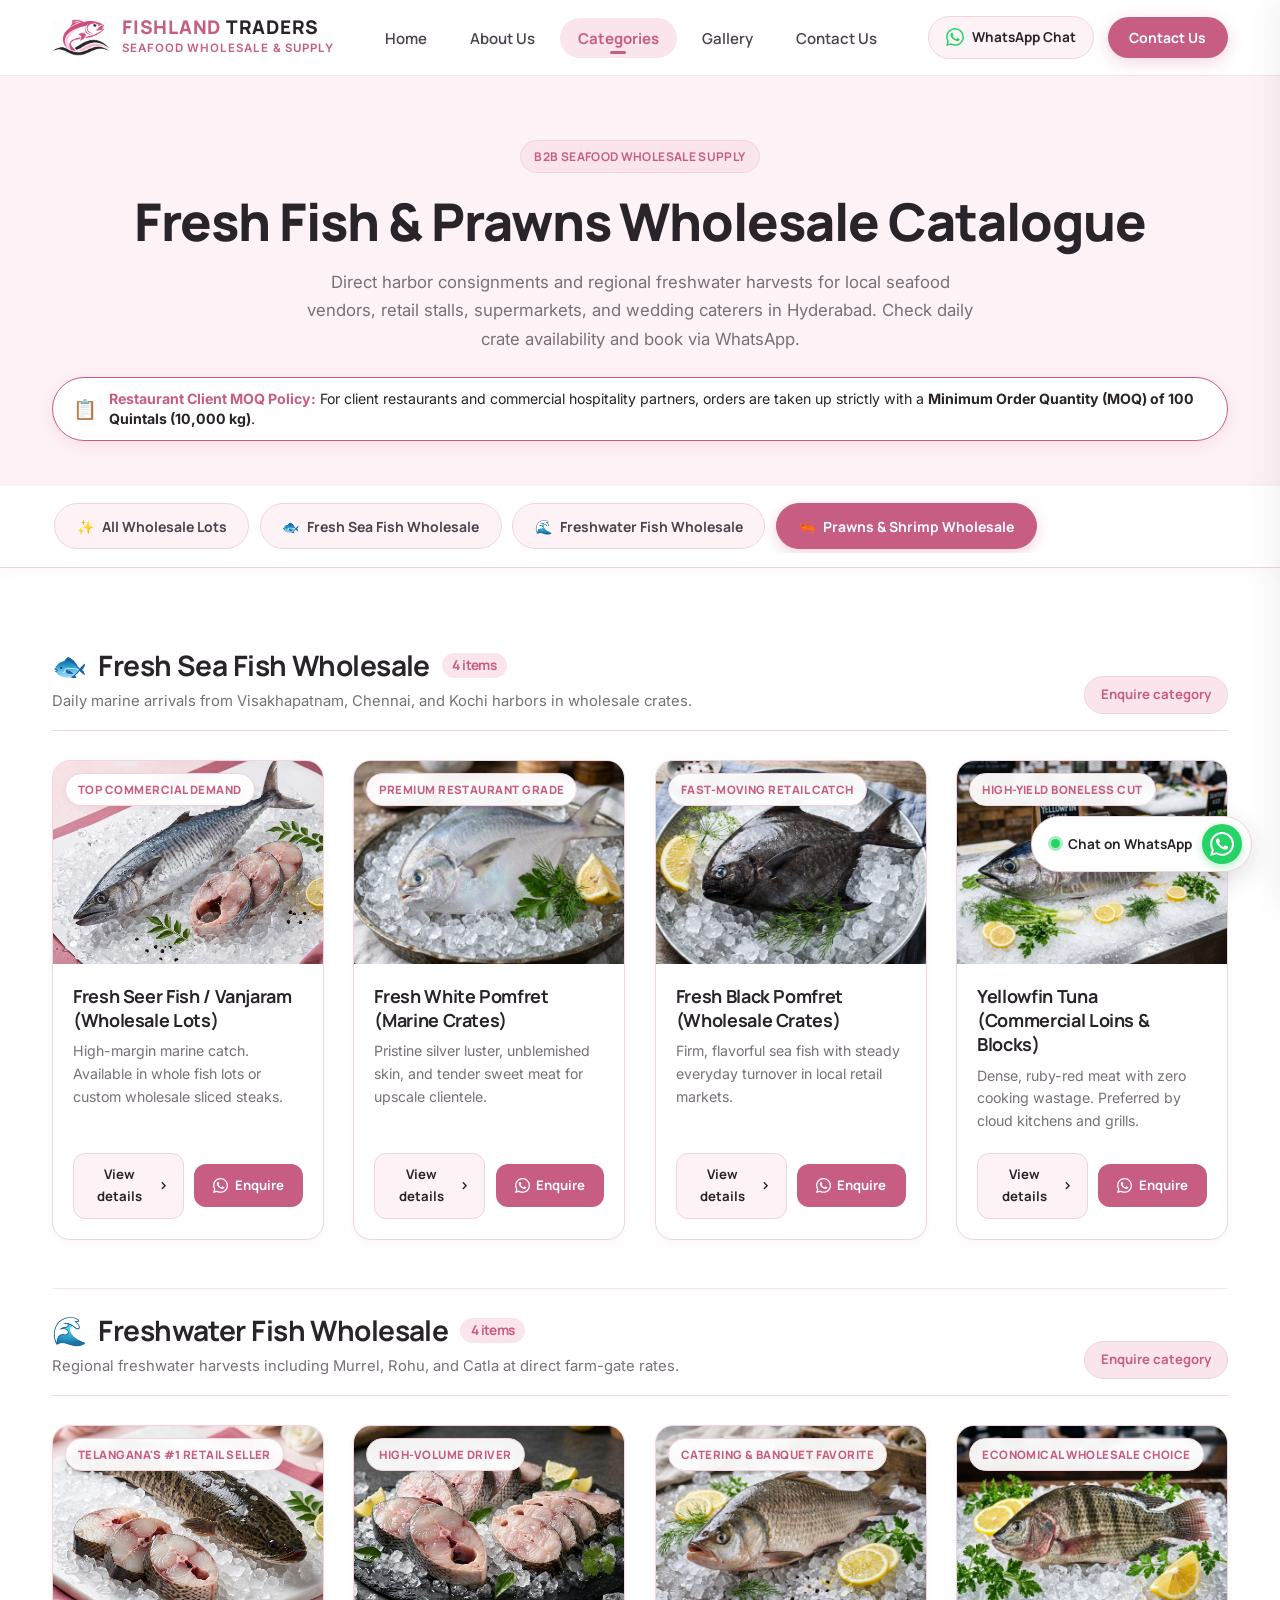
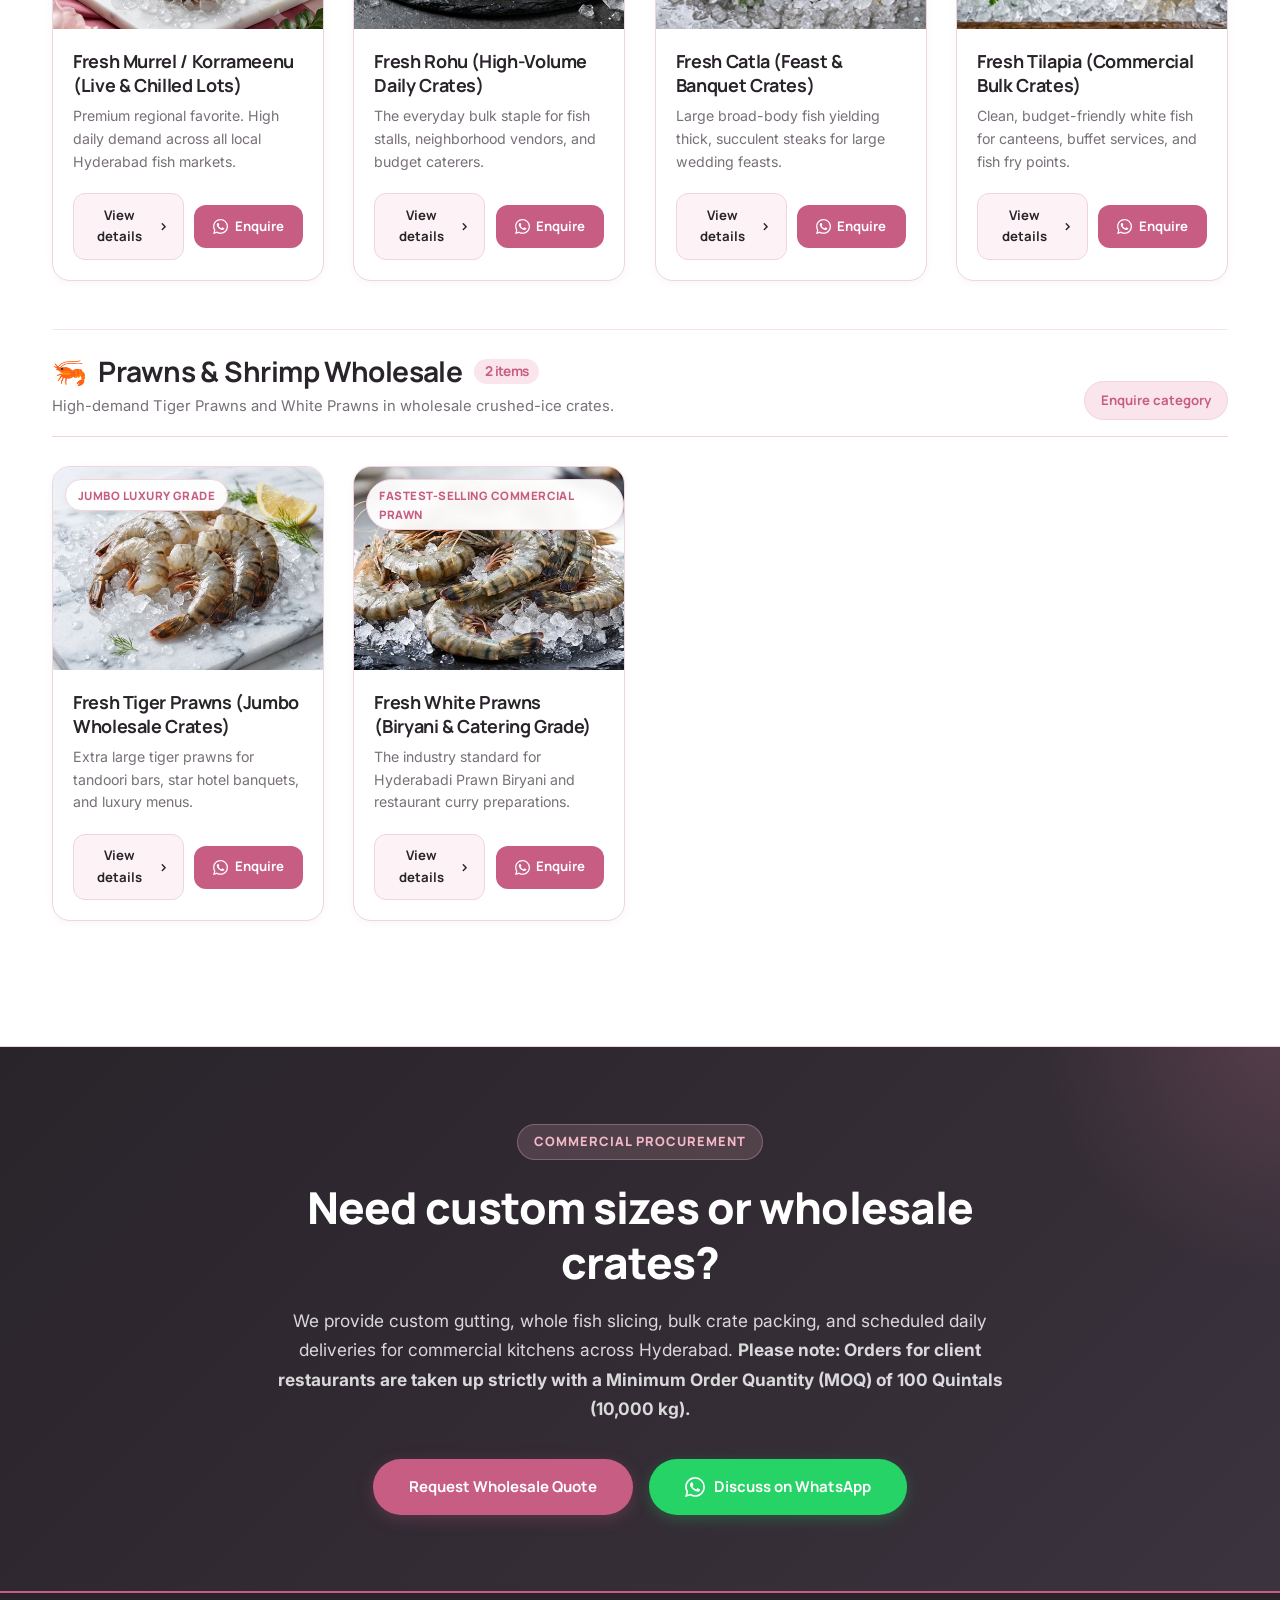
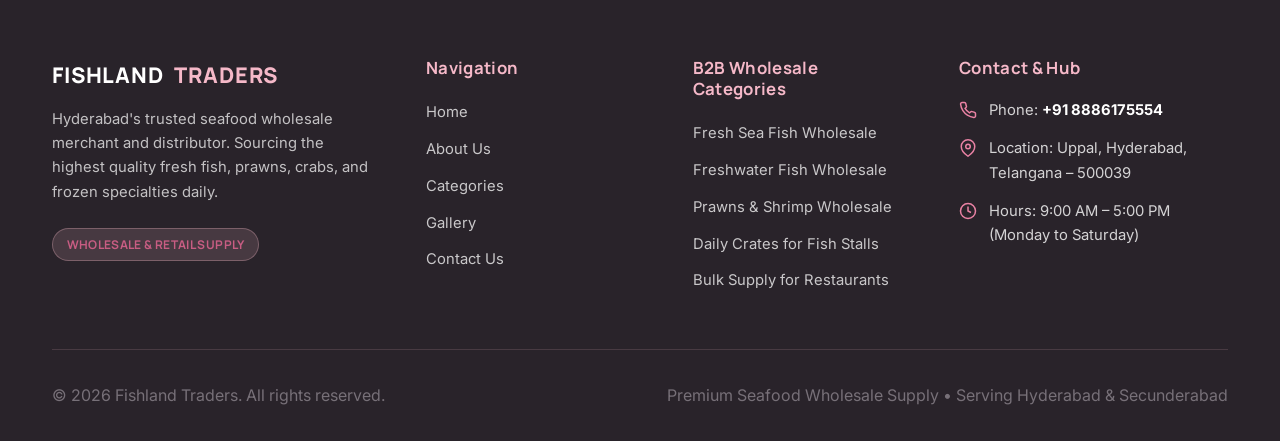
<file: categories.html>
<!DOCTYPE html>
<html lang="en">

<head>
  <meta charset="UTF-8">
  <meta name="viewport" content="width=device-width, initial-scale=1.0">
  <meta http-equiv="X-UA-Compatible" content="IE=edge">

  <title>Fishland Traders</title>
  <meta name="description"
    content="Explore Fishland Traders complete seafood catalogue in Hyderabad. Fresh fish, tiger prawns, crabs, squid, frozen cuts and specialty shellfish. Contact for daily wholesale rates.">
  <meta name="theme-color" content="#F5B8C8">

  <!-- Google Fonts: Manrope & Inter -->
  <link rel="preconnect" href="https://fonts.googleapis.com">
  <link rel="preconnect" href="https://fonts.gstatic.com" crossorigin>
  <link
    href="https://fonts.googleapis.com/css2?family=Inter:wght@400;500;600;700&family=Manrope:wght@500;600;700;800&display=swap"
    rel="stylesheet">

  <link rel="icon" type="image/png" sizes="64x64" href="assets/images/fishland-traders-favicon.png">
  <link rel="apple-touch-icon" sizes="180x180" href="assets/images/fishland-traders-apple-touch-icon.png">

  <!-- Main Art-Directed Stylesheet -->
  <link rel="stylesheet" href="css/style.css">
</head>

<body>

  <!-- ========================================================
       HEADER & NAVIGATION BAR
       ======================================================== -->
  <header class="site-header" id="header" role="banner">
    <div class="header-container">

      <!-- Brand Logo -->
      <a href="index.html" class="brand-logo" aria-label="Fishland Traders Home">
        <span class="logo-symbol" aria-hidden="true">
          <img src="assets/images/fishland-traders-mark.png" alt="" width="58" height="40">
        </span>
        <div class="brand-text-wrap">
          <span class="brand-name"><span class="brand-name-accent">FISHLAND</span> TRADERS</span>
          <span class="brand-sub">Seafood Wholesale &amp; Supply</span>
        </div>
      </a>

      <!-- Center Desktop Navigation -->
      <nav class="main-nav" role="navigation" aria-label="Main Navigation">
        <ul class="nav-list">
          <li><a href="index.html" class="nav-link">Home</a></li>
          <li><a href="about.html" class="nav-link">About Us</a></li>
          <li><a href="categories.html" class="nav-link active">Categories</a></li>
          <li><a href="gallery.html" class="nav-link">Gallery</a></li>
          <li><a href="contact.html" class="nav-link">Contact Us</a></li>
        </ul>
      </nav>

      <!-- Right Header Actions -->
      <div class="header-actions">
        <a href="https://wa.me/918886175554?text=Hello%20Fishland%20Traders%2C%20could%20you%20please%20share%20today%27s%20seafood%20availability%20and%20prices%3F"
          target="_blank" rel="noopener noreferrer" class="header-wa-btn" aria-label="Chat on WhatsApp">
          <svg width="18" height="18" viewBox="0 0 24 24" fill="currentColor">
            <path
              d="M17.472 14.382c-.297-.149-1.758-.867-2.03-.967-.273-.099-.471-.148-.67.15-.197.297-.767.966-.94 1.164-.173.199-.347.223-.644.075-.297-.15-1.255-.463-2.39-1.475-.883-.788-1.48-1.761-1.653-2.059-.173-.297-.018-.458.13-.606.134-.133.298-.347.446-.52.149-.174.198-.298.298-.497.099-.198.05-.371-.025-.52-.075-.149-.669-1.612-.916-2.207-.242-.579-.487-.5-.669-.51-.173-.008-.371-.01-.57-.01-.198 0-.52.074-.792.372-.272.297-1.04 1.016-1.04 2.479 0 1.462 1.065 2.875 1.213 3.074.149.198 2.096 3.2 5.077 4.487.709.306 1.262.489 1.694.625.712.227 1.36.195 1.871.118.571-.085 1.758-.719 2.006-1.413.248-.694.248-1.289.173-1.413-.074-.124-.272-.198-.57-.347m-5.421 7.403h-.004a9.87 9.87 0 01-5.031-1.378l-.361-.214-3.741.982.998-3.648-.235-.374a9.86 9.86 0 01-1.51-5.26c.001-5.45 4.436-9.884 9.888-9.884 2.64 0 5.122 1.03 6.988 2.898a9.825 9.825 0 012.893 6.994c-.003 5.45-4.437 9.884-9.885 9.884m8.413-18.297A11.815 11.815 0 0012.05 0C5.495 0 .16 5.335.157 11.892c0 2.096.547 4.142 1.588 5.945L.057 24l6.305-1.654a11.882 11.882 0 005.683 1.448h.005c6.554 0 11.89-5.335 11.893-11.893a11.821 11.821 0 00-3.48-8.413Z" />
          </svg>
          <span>WhatsApp Chat</span>
        </a>

        <a href="contact.html" class="btn btn-primary header-cta-btn">
          <span>Contact Us</span>
        </a>

        <!-- Mobile Menu Toggle Button -->
        <button type="button" class="mobile-menu-toggle" id="mobile-menu-toggle" aria-label="Toggle Navigation">
          <span class="hamburger-bar"></span>
          <span class="hamburger-bar"></span>
          <span class="hamburger-bar"></span>
        </button>
      </div>
    </div>

    <!-- Mobile Navigation Drawer -->
    <div class="mobile-nav-drawer" id="mobile-nav" aria-hidden="true">
      <div class="mobile-nav-header">
        <div>
          <span
            style="font-family: var(--font-heading); font-size: 1.15rem; font-weight: 800; color: var(--color-deep-charcoal); display: block;">Fishland
            Traders</span>
          <span
            style="font-size: 0.72rem; color: var(--color-deep-rose); font-weight: 700; text-transform: uppercase;">Seafood
            Wholesale</span>
        </div>
        <button type="button" class="mobile-drawer-close" id="mobile-drawer-close"
          aria-label="Close menu">&times;</button>
      </div>

      <ul class="mobile-nav-list">
        <li><a href="index.html" class="mobile-nav-link"><span>Home</span> &rarr;</a></li>
        <li><a href="about.html" class="mobile-nav-link"><span>About Us</span> &rarr;</a></li>
        <li><a href="categories.html" class="mobile-nav-link active"><span>Categories</span> &rarr;</a></li>
        <li><a href="gallery.html" class="mobile-nav-link"><span>Gallery</span> &rarr;</a></li>
        <li><a href="contact.html" class="mobile-nav-link"><span>Contact Us</span> &rarr;</a></li>
      </ul>

      <div style="margin-top: auto; padding-top: 1.5rem; border-top: 1px solid var(--color-pink-border);">
        <a href="https://wa.me/918886175554?text=Hello%20Fishland%20Traders%2C%20could%20you%20please%20share%20today%27s%20seafood%20prices%3F"
          target="_blank" class="btn btn-whatsapp" style="width: 100%;">
          <span>Chat on WhatsApp</span>
        </a>
      </div>
    </div>
    <div class="mobile-drawer-backdrop" id="mobile-backdrop"></div>
  </header>

  <main id="main-content">

    <!-- ========================================================
         PAGE HEADER BANNER (ELEGANT BLUSH & WHITE SURROUNDINGS)
         ======================================================== -->
    <section class="section section-blush" id="catalogue-top"
      style="padding-top: clamp(2.5rem, 5vw, 4rem); padding-bottom: clamp(2rem, 3.5vw, 3rem);">
      <div class="container text-center">
        <span class="badge-pink" style="margin-bottom: 1rem;">B2B Seafood Wholesale Supply</span>
        <h1 style="margin-bottom: 0.85rem;">Fresh Fish &amp; Prawns Wholesale Catalogue</h1>
        <p
          style="max-width: 680px; margin-left: auto; margin-right: auto; font-size: 1.05rem; color: var(--color-secondary-text);">
          Direct harbor consignments and regional freshwater harvests for local seafood vendors, retail stalls,
          supermarkets, and wedding caterers in Hyderabad. Check daily crate availability and book via WhatsApp.
        </p>

        <!-- B2B Restaurant Procurement Policy Notice -->
        <div class="moq-policy-notice">
          <span class="moq-policy-icon" aria-hidden="true">📋</span>
          <span class="moq-policy-text">
            <strong style="color: var(--color-deep-rose);">Restaurant Client MOQ Policy:</strong> For client restaurants
            and commercial hospitality partners, orders are taken up strictly with a <strong>Minimum Order Quantity
              (MOQ) of 100 Quintals (10,000 kg)</strong>.
          </span>
        </div>
      </div>
    </section>

    <!-- ========================================================
         STICKY CATEGORY NAVIGATION TABS (WITH SMOOTH SCROLLSPY)
         ======================================================== -->
    <nav class="category-nav-tabs-wrapper" aria-label="Seafood Category Navigation">
      <div class="container">
        <div class="category-nav-tabs-scroll" role="tablist">
          <button type="button" class="category-tab-btn active" data-target="all" role="tab">
            <span>✨</span>
            <span>All Wholesale Lots</span>
          </button>
          <button type="button" class="category-tab-btn" data-target="sea-fish" role="tab">
            <span>🐟</span>
            <span>Fresh Sea Fish Wholesale</span>
          </button>
          <button type="button" class="category-tab-btn" data-target="freshwater-fish" role="tab">
            <span>🌊</span>
            <span>Freshwater Fish Wholesale</span>
          </button>
          <button type="button" class="category-tab-btn" data-target="prawns-shrimp" role="tab">
            <span>🦐</span>
            <span>Prawns &amp; Shrimp Wholesale</span>
          </button>
        </div>
      </div>
    </nav>

    <!-- ========================================================
         ALL CATEGORY-WISE PRODUCT SECTIONS (SEQUENTIALLY VISIBLE)
         Populated dynamically by js/script.js with all product data
         ======================================================== -->
    <div class="section section-white" style="padding-top: 1rem;">
      <div class="container" id="all-categories-container">
        <!-- Rendered dynamically by script.js -->
      </div>
    </div>

    <!-- ========================================================
         CALL TO ACTION: BULK & RESTAURANT INQUIRIES
         ======================================================== -->
    <section class="cta-banner-section">
      <div class="container">
        <div class="cta-content-wrap">
          <span class="cta-badge">COMMERCIAL PROCUREMENT</span>
          <h2 class="cta-title">Need custom sizes or wholesale crates?</h2>
          <p class="cta-desc">
            We provide custom gutting, whole fish slicing, bulk crate packing, and scheduled daily deliveries for
            commercial kitchens across Hyderabad. <strong>Please note: Orders for client restaurants are taken up
              strictly with a Minimum Order Quantity (MOQ) of 100 Quintals (10,000 kg).</strong>
          </p>
          <div class="cta-actions">
            <a href="contact.html" class="btn btn-primary" style="padding: 0.95rem 2.25rem;">
              <span>Request Wholesale Quote</span>
            </a>
            <a href="https://wa.me/918886175554?text=Hello%20Fishland%20Traders%2C%20could%20you%20please%20share%20bulk%20procurement%20rates%3F"
              target="_blank" rel="noopener noreferrer" class="btn btn-whatsapp" style="padding: 0.95rem 2.25rem;">
              <svg width="20" height="20" viewBox="0 0 24 24" fill="currentColor">
                <path
                  d="M17.472 14.382c-.297-.149-1.758-.867-2.03-.967-.273-.099-.471-.148-.67.15-.197.297-.767.966-.94 1.164-.173.199-.347.223-.644.075-.297-.15-1.255-.463-2.39-1.475-.883-.788-1.48-1.761-1.653-2.059-.173-.297-.018-.458.13-.606.134-.133.298-.347.446-.52.149-.174.198-.298.298-.497.099-.198.05-.371-.025-.52-.075-.149-.669-1.612-.916-2.207-.242-.579-.487-.5-.669-.51-.173-.008-.371-.01-.57-.01-.198 0-.52.074-.792.372-.272.297-1.04 1.016-1.04 2.479 0 1.462 1.065 2.875 1.213 3.074.149.198 2.096 3.2 5.077 4.487.709.306 1.262.489 1.694.625.712.227 1.36.195 1.871.118.571-.085 1.758-.719 2.006-1.413.248-.694.248-1.289.173-1.413-.074-.124-.272-.198-.57-.347m-5.421 7.403h-.004a9.87 9.87 0 01-5.031-1.378l-.361-.214-3.741.982.998-3.648-.235-.374a9.86 9.86 0 01-1.51-5.26c.001-5.45 4.436-9.884 9.888-9.884 2.64 0 5.122 1.03 6.988 2.898a9.825 9.825 0 012.893 6.994c-.003 5.45-4.437 9.884-9.885 9.884m8.413-18.297A11.815 11.815 0 0012.05 0C5.495 0 .16 5.335.157 11.892c0 2.096.547 4.142 1.588 5.945L.057 24l6.305-1.654a11.882 11.882 0 005.683 1.448h.005c6.554 0 11.89-5.335 11.893-11.893a11.821 11.821 0 00-3.48-8.413Z" />
              </svg>
              <span>Discuss on WhatsApp</span>
            </a>
          </div>
        </div>
      </div>
    </section>
  </main>

  <!-- Product Details Modal Overlay (Instantiated dynamically) -->
  <div id="product-details-modal-overlay" class="product-details-modal-overlay"></div>

  <!-- ========================================================
       FOOTER (DEEP CHARCOAL WITH PINK ACCENTS)
       ======================================================== -->
  <footer class="site-footer" role="contentinfo">
    <div class="container">
      <div class="footer-grid">
        <!-- Col 1: Brand & Overview -->
        <div>
          <div class="footer-brand-title">
            FISHLAND <span class="accent">TRADERS</span>
          </div>
          <p class="footer-desc">
            Hyderabad's trusted seafood wholesale merchant and distributor. Sourcing the highest quality fresh fish,
            prawns, crabs, and frozen specialties daily.
          </p>
          <span class="badge-pink"
            style="background: rgba(245, 184, 200, 0.15); border-color: rgba(245, 184, 200, 0.3);">
            Wholesale &amp; Retail Supply
          </span>
        </div>

        <!-- Col 2: Quick Links -->
        <div>
          <h4 class="footer-col-title">Navigation</h4>
          <ul class="footer-nav-links">
            <li><a href="index.html" class="footer-link-item">Home</a></li>
            <li><a href="about.html" class="footer-link-item">About Us</a></li>
            <li><a href="categories.html" class="footer-link-item">Categories</a></li>
            <li><a href="gallery.html" class="footer-link-item">Gallery</a></li>
            <li><a href="contact.html" class="footer-link-item">Contact Us</a></li>
          </ul>
        </div>

        <!-- Col 3: Seafood Categories -->
        <div>
          <h4 class="footer-col-title">B2B Wholesale Categories</h4>
          <ul class="footer-nav-links">
            <li><a href="categories.html#cat-sea-fish" class="footer-link-item">Fresh Sea Fish Wholesale</a></li>
            <li><a href="categories.html#cat-freshwater-fish" class="footer-link-item">Freshwater Fish Wholesale</a>
            </li>
            <li><a href="categories.html#cat-prawns-shrimp" class="footer-link-item">Prawns &amp; Shrimp Wholesale</a>
            </li>
            <li><a href="categories.html" class="footer-link-item">Daily Crates for Fish Stalls</a></li>
            <li><a href="categories.html" class="footer-link-item">Bulk Supply for Restaurants</a></li>
          </ul>
        </div>

        <!-- Col 4: Contact Info -->
        <div>
          <h4 class="footer-col-title">Contact &amp; Hub</h4>
          <div class="footer-contact-items">
            <div class="footer-contact-row">
              <svg width="18" height="18" viewBox="0 0 24 24" fill="none" stroke="currentColor" stroke-width="2">
                <path
                  d="M22 16.92v3a2 2 0 0 1-2.18 2 19.79 19.79 0 0 1-8.63-3.07 19.5 19.5 0 0 1-6-6 19.79 19.79 0 0 1-3.07-8.67A2 2 0 0 1 4.11 2h3a2 2 0 0 1 2 1.72 12.84 12.84 0 0 0 .7 2.81 2 2 0 0 1-.45 2.11L8.09 9.91a16 16 0 0 0 6 6l1.27-1.27a2 2 0 0 1 2.11-.45 12.84 12.84 0 0 0 2.81.7A2 2 0 0 1 22 16.92z" />
              </svg>
              <span>Phone: <a href="tel:+918886175554" style="color: #fff; font-weight: 700;">+91 8886175554</a></span>
            </div>
            <div class="footer-contact-row">
              <svg width="18" height="18" viewBox="0 0 24 24" fill="none" stroke="currentColor" stroke-width="2">
                <path d="M21 10c0 7-9 13-9 13s-9-6-9-13a9 9 0 0 1 18 0z" />
                <circle cx="12" cy="10" r="3" />
              </svg>
              <span>Location: Uppal, Hyderabad, Telangana – 500039</span>
            </div>
            <div class="footer-contact-row">
              <svg width="18" height="18" viewBox="0 0 24 24" fill="none" stroke="currentColor" stroke-width="2">
                <circle cx="12" cy="12" r="10" />
                <polyline points="12 6 12 12 16 14" />
              </svg>
              <span>Hours: 9:00 AM – 5:00 PM (Monday to Saturday)</span>
            </div>
          </div>
        </div>
      </div>

      <div class="footer-bottom-bar">
        <p>&copy; <span class="js-current-year">2026</span> Fishland Traders. All rights reserved.</p>
        <p>Premium Seafood Wholesale Supply • Serving Hyderabad &amp; Secunderabad</p>
      </div>
    </div>
  </footer>

  <!-- Floating WhatsApp Live Pill Widget -->
  <a href="https://wa.me/918886175554?text=Hello%20Fishland%20Traders%2C%20could%20you%20please%20share%20today%27s%20seafood%20availability%20and%20prices%3F"
    class="floating-wa-widget" target="_blank" rel="noopener noreferrer"
    aria-label="Chat directly on WhatsApp with Fishland Traders">
    <span class="floating-wa-pill">
      <span class="wa-pulse-dot"></span>
      <span class="wa-pill-text">Chat on WhatsApp</span>
    </span>
    <span class="floating-wa-icon" aria-hidden="true">
      <svg viewBox="0 0 24 24" width="24" height="24" fill="currentColor">
        <path
          d="M17.472 14.382c-.297-.149-1.758-.867-2.03-.967-.273-.099-.471-.148-.67.15-.197.297-.767.966-.94 1.164-.173.199-.347.223-.644.075-.297-.15-1.255-.463-2.39-1.475-.883-.788-1.48-1.761-1.653-2.059-.173-.297-.018-.458.13-.606.134-.133.298-.347.446-.52.149-.174.198-.298.298-.497.099-.198.05-.371-.025-.52-.075-.149-.669-1.612-.916-2.207-.242-.579-.487-.5-.669-.51-.173-.008-.371-.01-.57-.01-.198 0-.52.074-.792.372-.272.297-1.04 1.016-1.04 2.479 0 1.462 1.065 2.875 1.213 3.074.149.198 2.096 3.2 5.077 4.487.709.306 1.262.489 1.694.625.712.227 1.36.195 1.871.118.571-.085 1.758-.719 2.006-1.413.248-.694.248-1.289.173-1.413-.074-.124-.272-.198-.57-.347m-5.421 7.403h-.004a9.87 9.87 0 01-5.031-1.378l-.361-.214-3.741.982.998-3.648-.235-.374a9.86 9.86 0 01-1.51-5.26c.001-5.45 4.436-9.884 9.888-9.884 2.64 0 5.122 1.03 6.988 2.898a9.825 9.825 0 012.893 6.994c-.003 5.45-4.437 9.884-9.885 9.884m8.413-18.297A11.815 11.815 0 0012.05 0C5.495 0 .16 5.335.157 11.892c0 2.096.547 4.142 1.588 5.945L.057 24l6.305-1.654a11.882 11.882 0 005.683 1.448h.005c6.554 0 11.89-5.335 11.893-11.893a11.821 11.821 0 00-3.48-8.413Z" />
      </svg>
    </span>
  </a>

  <!-- Vanilla JavaScript -->
  <script src="js/script.js"></script>
</body>

</html>
</file>
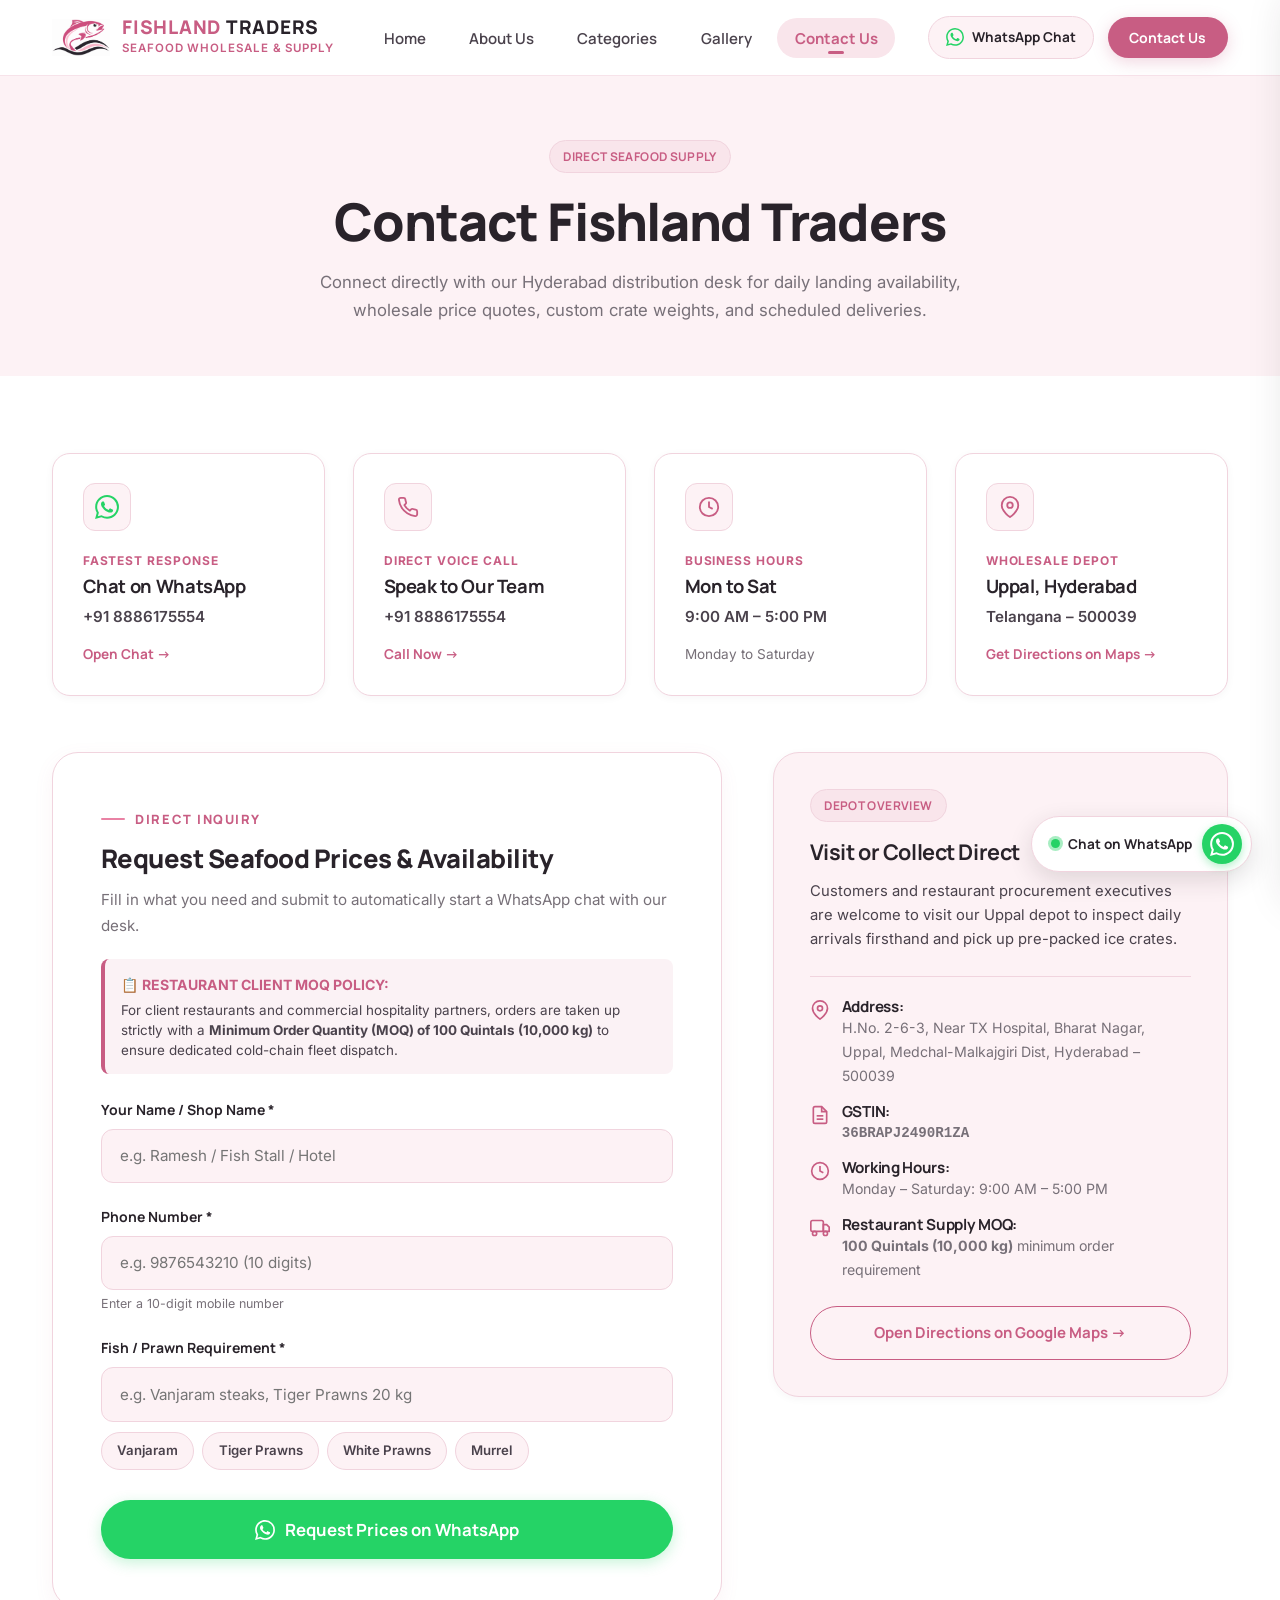
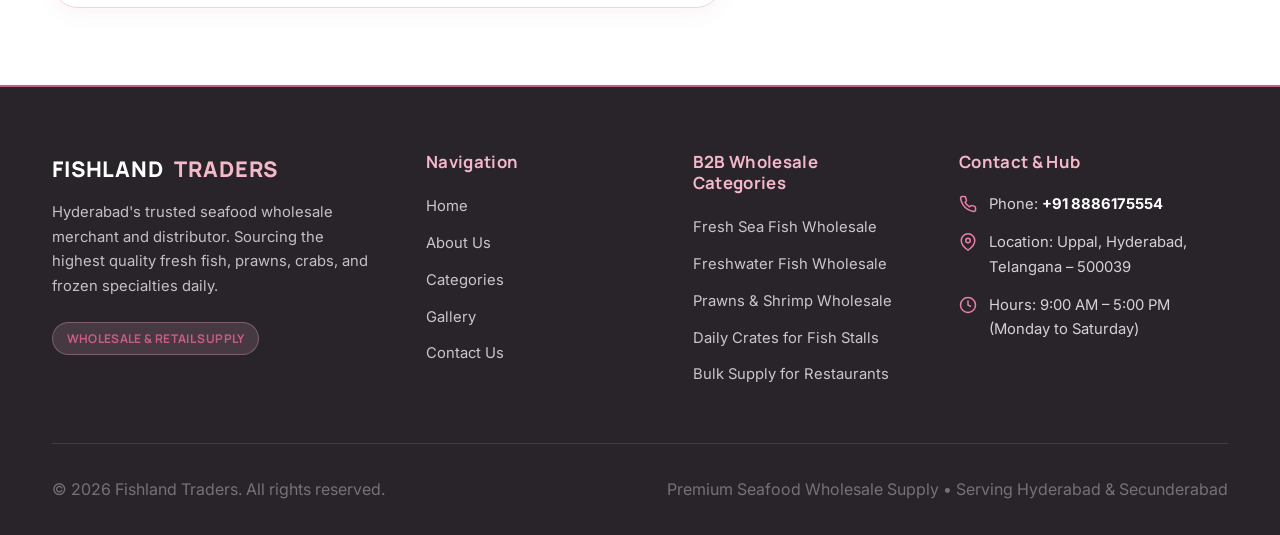
<file: contact.html>
<!DOCTYPE html>
<html lang="en">
<head>
  <meta charset="UTF-8">
  <meta name="viewport" content="width=device-width, initial-scale=1.0">
  <meta http-equiv="X-UA-Compatible" content="IE=edge">
  
  <title>Contact Us | Fishland Traders, Uppal, Hyderabad</title>
  <meta name="description" content="Contact Fishland Traders in Uppal, Hyderabad. Call +91 8886175554 or WhatsApp for daily fresh seafood availability, wholesale prices, and commercial delivery.">
  <meta name="theme-color" content="#F5B8C8">

  <!-- Google Fonts: Manrope & Inter -->
  <link rel="preconnect" href="https://fonts.googleapis.com">
  <link rel="preconnect" href="https://fonts.gstatic.com" crossorigin>
  <link href="https://fonts.googleapis.com/css2?family=Inter:wght@400;500;600;700&family=Manrope:wght@500;600;700;800&display=swap" rel="stylesheet">

  <link rel="icon" type="image/png" sizes="64x64" href="assets/images/fishland-traders-favicon.png">
  <link rel="apple-touch-icon" sizes="180x180" href="assets/images/fishland-traders-apple-touch-icon.png">

  <!-- Main Art-Directed Stylesheet -->
  <link rel="stylesheet" href="css/style.css">
</head>
<body>

  <!-- ========================================================
       HEADER & NAVIGATION BAR
       ======================================================== -->
  <header class="site-header" id="header" role="banner">
    <div class="header-container">
      
      <!-- Brand Logo -->
      <a href="index.html" class="brand-logo" aria-label="Fishland Traders Home">
        <span class="logo-symbol" aria-hidden="true">
          <img src="assets/images/fishland-traders-mark.png" alt="" width="58" height="40">
        </span>
        <div class="brand-text-wrap">
          <span class="brand-name"><span class="brand-name-accent">FISHLAND</span> TRADERS</span>
          <span class="brand-sub">Seafood Wholesale &amp; Supply</span>
        </div>
      </a>

      <!-- Center Desktop Navigation -->
      <nav class="main-nav" role="navigation" aria-label="Main Navigation">
        <ul class="nav-list">
          <li><a href="index.html" class="nav-link">Home</a></li>
          <li><a href="about.html" class="nav-link">About Us</a></li>
          <li><a href="categories.html" class="nav-link">Categories</a></li>
          <li><a href="gallery.html" class="nav-link">Gallery</a></li>
          <li><a href="contact.html" class="nav-link active">Contact Us</a></li>
        </ul>
      </nav>

      <!-- Right Header Actions -->
      <div class="header-actions">
        <a href="https://wa.me/918886175554?text=Hello%20Fishland%20Traders%2C%20could%20you%20please%20share%20today%27s%20seafood%20availability%20and%20prices%3F" target="_blank" rel="noopener noreferrer" class="header-wa-btn" aria-label="Chat on WhatsApp">
          <svg width="18" height="18" viewBox="0 0 24 24" fill="currentColor">
            <path d="M17.472 14.382c-.297-.149-1.758-.867-2.03-.967-.273-.099-.471-.148-.67.15-.197.297-.767.966-.94 1.164-.173.199-.347.223-.644.075-.297-.15-1.255-.463-2.39-1.475-.883-.788-1.48-1.761-1.653-2.059-.173-.297-.018-.458.13-.606.134-.133.298-.347.446-.52.149-.174.198-.298.298-.497.099-.198.05-.371-.025-.52-.075-.149-.669-1.612-.916-2.207-.242-.579-.487-.5-.669-.51-.173-.008-.371-.01-.57-.01-.198 0-.52.074-.792.372-.272.297-1.04 1.016-1.04 2.479 0 1.462 1.065 2.875 1.213 3.074.149.198 2.096 3.2 5.077 4.487.709.306 1.262.489 1.694.625.712.227 1.36.195 1.871.118.571-.085 1.758-.719 2.006-1.413.248-.694.248-1.289.173-1.413-.074-.124-.272-.198-.57-.347m-5.421 7.403h-.004a9.87 9.87 0 01-5.031-1.378l-.361-.214-3.741.982.998-3.648-.235-.374a9.86 9.86 0 01-1.51-5.26c.001-5.45 4.436-9.884 9.888-9.884 2.64 0 5.122 1.03 6.988 2.898a9.825 9.825 0 012.893 6.994c-.003 5.45-4.437 9.884-9.885 9.884m8.413-18.297A11.815 11.815 0 0012.05 0C5.495 0 .16 5.335.157 11.892c0 2.096.547 4.142 1.588 5.945L.057 24l6.305-1.654a11.882 11.882 0 005.683 1.448h.005c6.554 0 11.89-5.335 11.893-11.893a11.821 11.821 0 00-3.48-8.413Z"/>
          </svg>
          <span>WhatsApp Chat</span>
        </a>

        <a href="contact.html" class="btn btn-primary header-cta-btn">
          <span>Contact Us</span>
        </a>

        <!-- Mobile Menu Toggle Button -->
        <button type="button" class="mobile-menu-toggle" id="mobile-menu-toggle" aria-label="Toggle Navigation">
          <span class="hamburger-bar"></span>
          <span class="hamburger-bar"></span>
          <span class="hamburger-bar"></span>
        </button>
      </div>
    </div>

    <!-- Mobile Navigation Drawer -->
    <div class="mobile-nav-drawer" id="mobile-nav" aria-hidden="true">
      <div class="mobile-nav-header">
        <div>
          <span style="font-family: var(--font-heading); font-size: 1.15rem; font-weight: 800; color: var(--color-deep-charcoal); display: block;">Fishland Traders</span>
          <span style="font-size: 0.72rem; color: var(--color-deep-rose); font-weight: 700; text-transform: uppercase;">Seafood Wholesale</span>
        </div>
        <button type="button" class="mobile-drawer-close" id="mobile-drawer-close" aria-label="Close menu">&times;</button>
      </div>

      <ul class="mobile-nav-list">
        <li><a href="index.html" class="mobile-nav-link"><span>Home</span> &rarr;</a></li>
        <li><a href="about.html" class="mobile-nav-link"><span>About Us</span> &rarr;</a></li>
        <li><a href="categories.html" class="mobile-nav-link"><span>Categories</span> &rarr;</a></li>
        <li><a href="gallery.html" class="mobile-nav-link"><span>Gallery</span> &rarr;</a></li>
        <li><a href="contact.html" class="mobile-nav-link active"><span>Contact Us</span> &rarr;</a></li>
      </ul>

      <div style="margin-top: auto; padding-top: 1.5rem; border-top: 1px solid var(--color-pink-border);">
        <a href="https://wa.me/918886175554?text=Hello%20Fishland%20Traders%2C%20could%20you%20please%20share%20today%27s%20seafood%20prices%3F" target="_blank" class="btn btn-whatsapp" style="width: 100%;">
          <span>Chat on WhatsApp</span>
        </a>
      </div>
    </div>
    <div class="mobile-drawer-backdrop" id="mobile-backdrop"></div>
  </header>

  <main id="main-content">
    
    <!-- ========================================================
         CONTACT HEADER SECTION
         ======================================================== -->
    <section class="section section-blush" style="padding-top: clamp(2.5rem, 5vw, 4.5rem); padding-bottom: clamp(2.5rem, 4vw, 3.5rem);">
      <div class="container text-center">
        <span class="badge-pink" style="margin-bottom: 1rem;">Direct Seafood Supply</span>
        <h1 style="margin-bottom: 0.85rem;">Contact Fishland Traders</h1>
        <p style="max-width: 650px; margin-left: auto; margin-right: auto; font-size: 1.05rem; color: var(--color-secondary-text);">
          Connect directly with our Hyderabad distribution desk for daily landing availability, wholesale price quotes, custom crate weights, and scheduled deliveries.
        </p>
      </div>
    </section>

    <!-- ========================================================
         MAIN CONTACT CHANNELS & INTERACTIVE FORM SECTION
         ======================================================== -->
    <section class="section section-white">
      <div class="container">
        
        <!-- 4 Quick Channel Cards Grid -->
        <div class="contact-cards-grid">
          
          <!-- Card 1: Direct WhatsApp -->
          <a href="https://wa.me/918886175554?text=Hello%20Fishland%20Traders%2C%20could%20you%20please%20share%20today%27s%20seafood%20availability%20and%20prices%3F" target="_blank" rel="noopener noreferrer" class="contact-feature-card is-link">
            <div class="feature-card-icon wa">
              <svg width="24" height="24" viewBox="0 0 24 24" fill="currentColor">
                <path d="M17.472 14.382c-.297-.149-1.758-.867-2.03-.967-.273-.099-.471-.148-.67.15-.197.297-.767.966-.94 1.164-.173.199-.347.223-.644.075-.297-.15-1.255-.463-2.39-1.475-.883-.788-1.48-1.761-1.653-2.059-.173-.297-.018-.458.13-.606.134-.133.298-.347.446-.52.149-.174.198-.298.298-.497.099-.198.05-.371-.025-.52-.075-.149-.669-1.612-.916-2.207-.242-.579-.487-.5-.669-.51-.173-.008-.371-.01-.57-.01-.198 0-.52.074-.792.372-.272.297-1.04 1.016-1.04 2.479 0 1.462 1.065 2.875 1.213 3.074.149.198 2.096 3.2 5.077 4.487.709.306 1.262.489 1.694.625.712.227 1.36.195 1.871.118.571-.085 1.758-.719 2.006-1.413.248-.694.248-1.289.173-1.413-.074-.124-.272-.198-.57-.347m-5.421 7.403h-.004a9.87 9.87 0 01-5.031-1.378l-.361-.214-3.741.982.998-3.648-.235-.374a9.86 9.86 0 01-1.51-5.26c.001-5.45 4.436-9.884 9.888-9.884 2.64 0 5.122 1.03 6.988 2.898a9.825 9.825 0 012.893 6.994c-.003 5.45-4.437 9.884-9.885 9.884m8.413-18.297A11.815 11.815 0 0012.05 0C5.495 0 .16 5.335.157 11.892c0 2.096.547 4.142 1.588 5.945L.057 24l6.305-1.654a11.882 11.882 0 005.683 1.448h.005c6.554 0 11.89-5.335 11.893-11.893a11.821 11.821 0 00-3.48-8.413Z"/>
              </svg>
            </div>
            <span class="feature-label">Fastest Response</span>
            <h3 class="feature-title">Chat on WhatsApp</h3>
            <p class="feature-value">+91 8886175554</p>
            <span class="feature-action-link">Open Chat &rarr;</span>
          </a>

          <!-- Card 2: Phone Call -->
          <a href="tel:+918886175554" class="contact-feature-card is-link">
            <div class="feature-card-icon phone">
              <svg width="22" height="22" viewBox="0 0 24 24" fill="none" stroke="currentColor" stroke-width="2"><path d="M22 16.92v3a2 2 0 0 1-2.18 2 19.79 19.79 0 0 1-8.63-3.07 19.5 19.5 0 0 1-6-6 19.79 19.79 0 0 1-3.07-8.67A2 2 0 0 1 4.11 2h3a2 2 0 0 1 2 1.72 12.84 12.84 0 0 0 .7 2.81 2 2 0 0 1-.45 2.11L8.09 9.91a16 16 0 0 0 6 6l1.27-1.27a2 2 0 0 1 2.11-.45 12.84 12.84 0 0 0 2.81.7A2 2 0 0 1 22 16.92z"/></svg>
            </div>
            <span class="feature-label">Direct Voice Call</span>
            <h3 class="feature-title">Speak to Our Team</h3>
            <p class="feature-value">+91 8886175554</p>
            <span class="feature-action-link">Call Now &rarr;</span>
          </a>

          <!-- Card 3: Operating Hours -->
          <div class="contact-feature-card">
            <div class="feature-card-icon hours">
              <svg width="22" height="22" viewBox="0 0 24 24" fill="none" stroke="currentColor" stroke-width="2"><circle cx="12" cy="12" r="10"/><polyline points="12 6 12 12 16 14"/></svg>
            </div>
            <span class="feature-label">Business Hours</span>
            <h3 class="feature-title">Mon to Sat</h3>
            <p class="feature-value">9:00 AM – 5:00 PM</p>
            <span style="font-size: 0.85rem; color: var(--color-secondary-text);">Monday to Saturday</span>
          </div>

          <!-- Card 4: Location Map -->
          <a href="https://www.google.com/maps/@17.4033005,78.5672319,506a,75y,96.71h,93.23t/data=!3m7!1e1!3m5!1s5Gp9gZqdXUy1JmThrEjObg!2e0!6shttps:%2F%2Fstreetviewpixels-pa.clients6.google.com%2Fv1%2Fthumbnail%3Fcb_client%3Dmaps_sv.tactile%26w%3D900%26h%3D600%26pitch%3D-3.230000000000004%26panoid%3D5Gp9gZqdXUy1JmThrEjObg%26yaw%3D96.71!7i16384!8i8192?entry=ttu&amp;g_ep=EgoyMDI2MTEyMi4wIKXMDSoASAFQAw%3D%3D" target="_blank" rel="noopener noreferrer" class="contact-feature-card is-link" aria-label="Get directions to Fishland Traders on Google Maps">
            <div class="feature-card-icon location">
              <svg width="22" height="22" viewBox="0 0 24 24" fill="none" stroke="currentColor" stroke-width="2"><path d="M21 10c0 7-9 13-9 13s-9-6-9-13a9 9 0 0 1 18 0z"/><circle cx="12" cy="10" r="3"/></svg>
            </div>
            <span class="feature-label">Wholesale Depot</span>
            <h3 class="feature-title">Uppal, Hyderabad</h3>
            <p class="feature-value">Telangana – 500039</p>
            <span class="feature-action-link">Get Directions on Maps &rarr;</span>
          </a>
        </div>

        <!-- Split Grid: Interactive Quote Form on Left, Location & Hub Details on Right -->
        <div class="contact-split-grid">
          
          <!-- Interactive WhatsApp Quote Form -->
          <div class="contact-form-wrap">
            <div class="section-kicker">
              <span class="kicker-line"></span>
              <span>DIRECT INQUIRY</span>
            </div>
            <h2 style="font-size: 1.6rem; color: var(--color-deep-charcoal); margin-bottom: 0.75rem;">Request Seafood Prices &amp; Availability</h2>
            <p style="font-size: 0.95rem; color: var(--color-secondary-text); margin-bottom: 1.25rem;">
              Fill in what you need and submit to automatically start a WhatsApp chat with our desk.
            </p>

            <!-- Restaurant Procurement Policy Callout -->
            <div style="background: rgba(200, 93, 131, 0.08); border-left: 4px solid var(--color-deep-rose); border-radius: 8px; padding: 0.85rem 1rem; margin-bottom: 1.5rem;">
              <strong style="color: var(--color-deep-rose); font-size: 0.88rem; display: block; margin-bottom: 0.25rem;">📋 RESTAURANT CLIENT MOQ POLICY:</strong>
              <p style="font-size: 0.84rem; color: var(--color-charcoal-body); margin: 0; line-height: 1.5;">
                For client restaurants and commercial hospitality partners, orders are taken up strictly with a <strong>Minimum Order Quantity (MOQ) of 100 Quintals (10,000 kg)</strong> to ensure dedicated cold-chain fleet dispatch.
              </p>
            </div>

            <form id="wholesale-quote-form" novalidate>
              <div class="form-group">
                <label for="form-name" class="form-label">Your Name / Shop Name *</label>
                <input type="text" id="form-name" class="form-control" placeholder="e.g. Ramesh / Fish Stall / Hotel" required minlength="2">
              </div>

              <div class="form-group">
                <label for="form-phone" class="form-label">Phone Number *</label>
                <input type="tel" id="form-phone" class="form-control" placeholder="e.g. 9876543210 (10 digits)" required pattern="[0-9]{10}" maxlength="10">
                <span class="form-hint" style="font-size: 0.78rem; color: var(--color-secondary-text); margin-top: 4px; display: block;">Enter a 10-digit mobile number</span>
              </div>

              <div class="form-group">
                <label for="form-items" class="form-label">Fish / Prawn Requirement *</label>
                <input type="text" id="form-items" class="form-control" placeholder="e.g. Vanjaram steaks, Tiger Prawns 20 kg" required minlength="2">
                <div class="quick-topic-pills" style="margin-top: 0.65rem;">
                  <span class="quick-topic-pill js-quick-pill" data-topic="Vanjaram / Seer Fish">Vanjaram</span>
                  <span class="quick-topic-pill js-quick-pill" data-topic="Tiger Prawns">Tiger Prawns</span>
                  <span class="quick-topic-pill js-quick-pill" data-topic="White Prawns">White Prawns</span>
                  <span class="quick-topic-pill js-quick-pill" data-topic="Murrel (Korrameenu)">Murrel</span>
                </div>
              </div>

              <button type="submit" class="btn btn-whatsapp" style="width: 100%; padding: 1rem; font-size: 1.05rem; margin-top: 0.5rem;">
                <svg width="20" height="20" viewBox="0 0 24 24" fill="currentColor"><path d="M17.472 14.382c-.297-.149-1.758-.867-2.03-.967-.273-.099-.471-.148-.67.15-.197.297-.767.966-.94 1.164-.173.199-.347.223-.644.075-.297-.15-1.255-.463-2.39-1.475-.883-.788-1.48-1.761-1.653-2.059-.173-.297-.018-.458.13-.606.134-.133.298-.347.446-.52.149-.174.198-.298.298-.497.099-.198.05-.371-.025-.52-.075-.149-.669-1.612-.916-2.207-.242-.579-.487-.5-.669-.51-.173-.008-.371-.01-.57-.01-.198 0-.52.074-.792.372-.272.297-1.04 1.016-1.04 2.479 0 1.462 1.065 2.875 1.213 3.074.149.198 2.096 3.2 5.077 4.487.709.306 1.262.489 1.694.625.712.227 1.36.195 1.871.118.571-.085 1.758-.719 2.006-1.413.248-.694.248-1.289.173-1.413-.074-.124-.272-.198-.57-.347m-5.421 7.403h-.004a9.87 9.87 0 01-5.031-1.378l-.361-.214-3.741.982.998-3.648-.235-.374a9.86 9.86 0 01-1.51-5.26c.001-5.45 4.436-9.884 9.888-9.884 2.64 0 5.122 1.03 6.988 2.898a9.825 9.825 0 012.893 6.994c-.003 5.45-4.437 9.884-9.885 9.884m8.413-18.297A11.815 11.815 0 0012.05 0C5.495 0 .16 5.335.157 11.892c0 2.096.547 4.142 1.588 5.945L.057 24l6.305-1.654a11.882 11.882 0 005.683 1.448h.005c6.554 0 11.89-5.335 11.893-11.893a11.821 11.821 0 00-3.48-8.413Z"/></svg>
                <span>Request Prices on WhatsApp</span>
              </button>
            </form>
          </div>

          <!-- Location Information & Depot Info -->
          <div>
            <div style="background-color: var(--color-blush-bg); border-radius: var(--radius-xl); padding: clamp(1.5rem, 3vw, 2.25rem); border: 1px solid var(--color-pink-border); box-shadow: var(--shadow-subtle); margin-bottom: 2rem;">
              <span class="badge-pink" style="margin-bottom: 1rem;">Depot Overview</span>
              <h3 style="font-size: 1.35rem; color: var(--color-deep-charcoal); margin-bottom: 0.85rem;">Visit or Collect Direct</h3>
              <p style="font-size: 0.925rem; color: var(--color-charcoal-body); line-height: 1.65; margin-bottom: 1.5rem;">
                Customers and restaurant procurement executives are welcome to visit our Uppal depot to inspect daily arrivals firsthand and pick up pre-packed ice crates.
              </p>

              <div style="border-top: 1px solid var(--color-pink-border); padding-top: 1.25rem; display: flex; flex-direction: column; gap: 0.85rem;">
                <div style="display: flex; align-items: flex-start; gap: 0.75rem;">
                  <svg width="20" height="20" viewBox="0 0 24 24" fill="none" stroke="var(--color-deep-rose)" stroke-width="2" style="flex-shrink: 0; margin-top: 3px;"><path d="M21 10c0 7-9 13-9 13s-9-6-9-13a9 9 0 0 1 18 0z"/><circle cx="12" cy="10" r="3"/></svg>
                  <div>
                    <h5 style="font-size: 0.95rem; color: var(--color-deep-charcoal); margin: 0;">Address:</h5>
                    <p style="font-size: 0.885rem; color: var(--color-secondary-text); margin: 0;">H.No. 2-6-3, Near TX Hospital, Bharat Nagar, Uppal, Medchal-Malkajgiri Dist, Hyderabad – 500039</p>
                  </div>
                </div>

                <div style="display: flex; align-items: flex-start; gap: 0.75rem;">
                  <svg width="20" height="20" viewBox="0 0 24 24" fill="none" stroke="var(--color-deep-rose)" stroke-width="2" style="flex-shrink: 0; margin-top: 3px;"><path d="M14 2H6a2 2 0 0 0-2 2v16a2 2 0 0 0 2 2h12a2 2 0 0 0 2-2V8z"/><polyline points="14 2 14 8 20 8"/><line x1="16" y1="13" x2="8" y2="13"/><line x1="16" y1="17" x2="8" y2="17"/></svg>
                  <div>
                    <h5 style="font-size: 0.95rem; color: var(--color-deep-charcoal); margin: 0;">GSTIN:</h5>
                    <p style="font-size: 0.885rem; color: var(--color-secondary-text); margin: 0; font-family: monospace; font-weight: 600;">36BRAPJ2490R1ZA</p>
                  </div>
                </div>

                <div style="display: flex; align-items: flex-start; gap: 0.75rem;">
                  <svg width="20" height="20" viewBox="0 0 24 24" fill="none" stroke="var(--color-deep-rose)" stroke-width="2" style="flex-shrink: 0; margin-top: 3px;"><circle cx="12" cy="12" r="10"/><polyline points="12 6 12 12 16 14"/></svg>
                  <div>
                    <h5 style="font-size: 0.95rem; color: var(--color-deep-charcoal); margin: 0;">Working Hours:</h5>
                    <p style="font-size: 0.885rem; color: var(--color-secondary-text); margin: 0;">Monday – Saturday: 9:00 AM – 5:00 PM</p>
                  </div>
                </div>

                <div style="display: flex; align-items: flex-start; gap: 0.75rem;">
                  <svg width="20" height="20" viewBox="0 0 24 24" fill="none" stroke="var(--color-deep-rose)" stroke-width="2" style="flex-shrink: 0; margin-top: 3px;"><rect x="1" y="3" width="15" height="13" rx="2"/><polygon points="16 8 20 8 23 11 23 16 16 16 16 8"/><circle cx="5.5" cy="18.5" r="2.5"/><circle cx="18.5" cy="18.5" r="2.5"/></svg>
                  <div>
                    <h5 style="font-size: 0.95rem; color: var(--color-deep-charcoal); margin: 0;">Restaurant Supply MOQ:</h5>
                    <p style="font-size: 0.885rem; color: var(--color-secondary-text); margin: 0;"><strong>100 Quintals (10,000 kg)</strong> minimum order requirement</p>
                  </div>
                </div>
              </div>

              <div style="margin-top: 1.5rem;">
                <a href="https://www.google.com/maps/@17.4033005,78.5672319,506a,75y,96.71h,93.23t/data=!3m7!1e1!3m5!1s5Gp9gZqdXUy1JmThrEjObg!2e0!6shttps:%2F%2Fstreetviewpixels-pa.clients6.google.com%2Fv1%2Fthumbnail%3Fcb_client%3Dmaps_sv.tactile%26w%3D900%26h%3D600%26pitch%3D-3.230000000000004%26panoid%3D5Gp9gZqdXUy1JmThrEjObg%26yaw%3D96.71!7i16384!8i8192?entry=ttu&amp;g_ep=EgoyMDI2MTEyMi4wIKXMDSoASAFQAw%3D%3D" target="_blank" rel="noopener noreferrer" class="btn btn-outline" style="width: 100%; text-align: center;">
                  <span>Open Directions on Google Maps &rarr;</span>
                </a>
              </div>
            </div>
          </div>

        </div>
      </div>
    </section>
  </main>

  <!-- ========================================================
       FOOTER (DEEP CHARCOAL WITH PINK ACCENTS)
       ======================================================== -->
  <footer class="site-footer" role="contentinfo">
    <div class="container">
      <div class="footer-grid">
        <!-- Col 1: Brand & Overview -->
        <div>
          <div class="footer-brand-title">
            FISHLAND <span class="accent">TRADERS</span>
          </div>
          <p class="footer-desc">
            Hyderabad's trusted seafood wholesale merchant and distributor. Sourcing the highest quality fresh fish, prawns, crabs, and frozen specialties daily.
          </p>
          <span class="badge-pink" style="background: rgba(245, 184, 200, 0.15); border-color: rgba(245, 184, 200, 0.3);">
            Wholesale &amp; Retail Supply
          </span>
        </div>

        <!-- Col 2: Quick Links -->
        <div>
          <h4 class="footer-col-title">Navigation</h4>
          <ul class="footer-nav-links">
            <li><a href="index.html" class="footer-link-item">Home</a></li>
            <li><a href="about.html" class="footer-link-item">About Us</a></li>
            <li><a href="categories.html" class="footer-link-item">Categories</a></li>
            <li><a href="gallery.html" class="footer-link-item">Gallery</a></li>
            <li><a href="contact.html" class="footer-link-item">Contact Us</a></li>
          </ul>
        </div>

        <!-- Col 3: Seafood Categories -->
        <div>
          <h4 class="footer-col-title">B2B Wholesale Categories</h4>
          <ul class="footer-nav-links">
            <li><a href="categories.html#cat-sea-fish" class="footer-link-item">Fresh Sea Fish Wholesale</a></li>
            <li><a href="categories.html#cat-freshwater-fish" class="footer-link-item">Freshwater Fish Wholesale</a></li>
            <li><a href="categories.html#cat-prawns-shrimp" class="footer-link-item">Prawns &amp; Shrimp Wholesale</a></li>
            <li><a href="categories.html" class="footer-link-item">Daily Crates for Fish Stalls</a></li>
            <li><a href="categories.html" class="footer-link-item">Bulk Supply for Restaurants</a></li>
          </ul>
        </div>

        <!-- Col 4: Contact Info -->
        <div>
          <h4 class="footer-col-title">Contact &amp; Hub</h4>
          <div class="footer-contact-items">
            <div class="footer-contact-row">
              <svg width="18" height="18" viewBox="0 0 24 24" fill="none" stroke="currentColor" stroke-width="2"><path d="M22 16.92v3a2 2 0 0 1-2.18 2 19.79 19.79 0 0 1-8.63-3.07 19.5 19.5 0 0 1-6-6 19.79 19.79 0 0 1-3.07-8.67A2 2 0 0 1 4.11 2h3a2 2 0 0 1 2 1.72 12.84 12.84 0 0 0 .7 2.81 2 2 0 0 1-.45 2.11L8.09 9.91a16 16 0 0 0 6 6l1.27-1.27a2 2 0 0 1 2.11-.45 12.84 12.84 0 0 0 2.81.7A2 2 0 0 1 22 16.92z"/></svg>
              <span>Phone: <a href="tel:+918886175554" style="color: #fff; font-weight: 700;">+91 8886175554</a></span>
            </div>
            <div class="footer-contact-row">
              <svg width="18" height="18" viewBox="0 0 24 24" fill="none" stroke="currentColor" stroke-width="2"><path d="M21 10c0 7-9 13-9 13s-9-6-9-13a9 9 0 0 1 18 0z"/><circle cx="12" cy="10" r="3"/></svg>
              <span>Location: Uppal, Hyderabad, Telangana – 500039</span>
            </div>
            <div class="footer-contact-row">
              <svg width="18" height="18" viewBox="0 0 24 24" fill="none" stroke="currentColor" stroke-width="2"><circle cx="12" cy="12" r="10"/><polyline points="12 6 12 12 16 14"/></svg>
              <span>Hours: 9:00 AM – 5:00 PM (Monday to Saturday)</span>
            </div>
          </div>
        </div>
      </div>

      <div class="footer-bottom-bar">
        <p>&copy; <span class="js-current-year">2026</span> Fishland Traders. All rights reserved.</p>
        <p>Premium Seafood Wholesale Supply • Serving Hyderabad &amp; Secunderabad</p>
      </div>
    </div>
  </footer>

  <!-- Floating WhatsApp Live Pill Widget -->
  <a href="https://wa.me/918886175554?text=Hello%20Fishland%20Traders%2C%20could%20you%20please%20share%20today%27s%20seafood%20availability%20and%20prices%3F" class="floating-wa-widget" target="_blank" rel="noopener noreferrer" aria-label="Chat directly on WhatsApp with Fishland Traders">
    <span class="floating-wa-pill">
      <span class="wa-pulse-dot"></span>
      <span class="wa-pill-text">Chat on WhatsApp</span>
    </span>
    <span class="floating-wa-icon" aria-hidden="true">
      <svg viewBox="0 0 24 24" width="24" height="24" fill="currentColor">
        <path d="M17.472 14.382c-.297-.149-1.758-.867-2.03-.967-.273-.099-.471-.148-.67.15-.197.297-.767.966-.94 1.164-.173.199-.347.223-.644.075-.297-.15-1.255-.463-2.39-1.475-.883-.788-1.48-1.761-1.653-2.059-.173-.297-.018-.458.13-.606.134-.133.298-.347.446-.52.149-.174.198-.298.298-.497.099-.198.05-.371-.025-.52-.075-.149-.669-1.612-.916-2.207-.242-.579-.487-.5-.669-.51-.173-.008-.371-.01-.57-.01-.198 0-.52.074-.792.372-.272.297-1.04 1.016-1.04 2.479 0 1.462 1.065 2.875 1.213 3.074.149.198 2.096 3.2 5.077 4.487.709.306 1.262.489 1.694.625.712.227 1.36.195 1.871.118.571-.085 1.758-.719 2.006-1.413.248-.694.248-1.289.173-1.413-.074-.124-.272-.198-.57-.347m-5.421 7.403h-.004a9.87 9.87 0 01-5.031-1.378l-.361-.214-3.741.982.998-3.648-.235-.374a9.86 9.86 0 01-1.51-5.26c.001-5.45 4.436-9.884 9.888-9.884 2.64 0 5.122 1.03 6.988 2.898a9.825 9.825 0 012.893 6.994c-.003 5.45-4.437 9.884-9.885 9.884m8.413-18.297A11.815 11.815 0 0012.05 0C5.495 0 .16 5.335.157 11.892c0 2.096.547 4.142 1.588 5.945L.057 24l6.305-1.654a11.882 11.882 0 005.683 1.448h.005c6.554 0 11.89-5.335 11.893-11.893a11.821 11.821 0 00-3.48-8.413Z"/>
      </svg>
    </span>
  </a>

  <!-- Vanilla JavaScript -->
  <script src="js/script.js"></script>
</body>
</html>
</file>
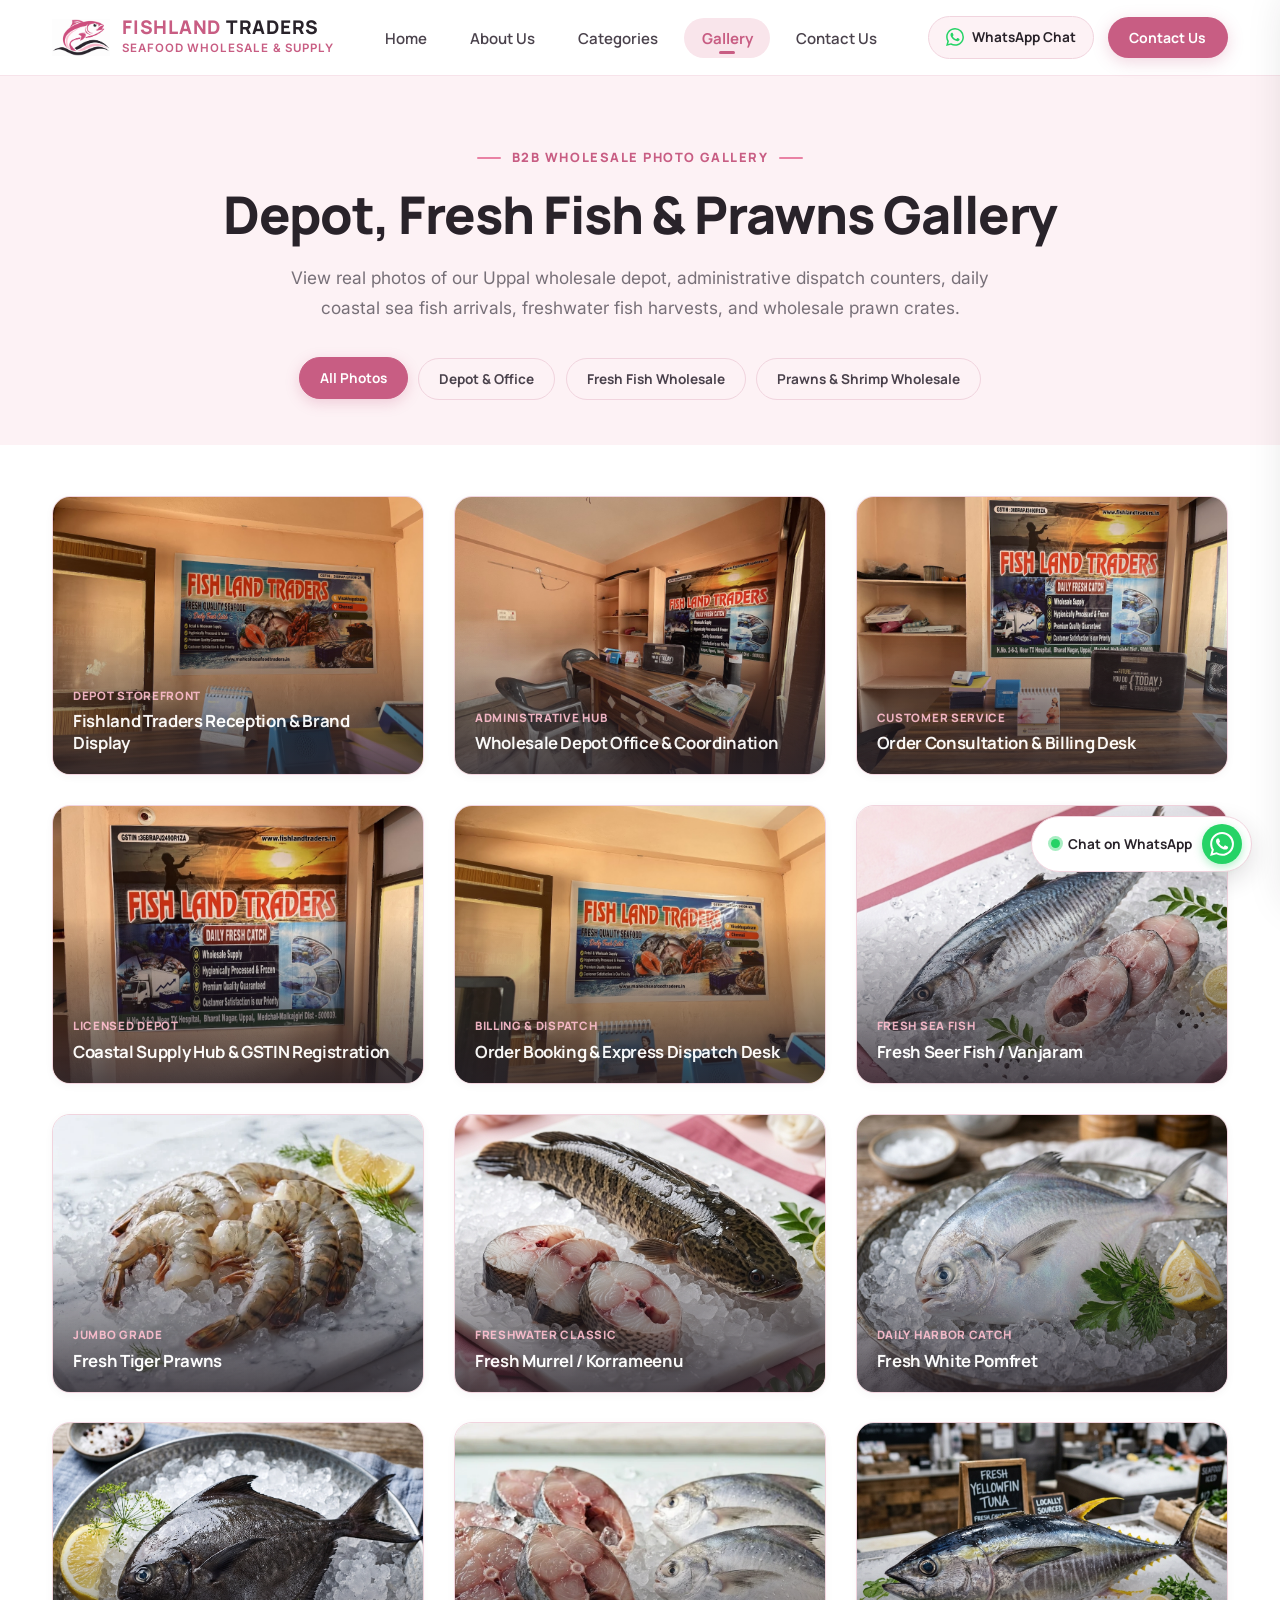
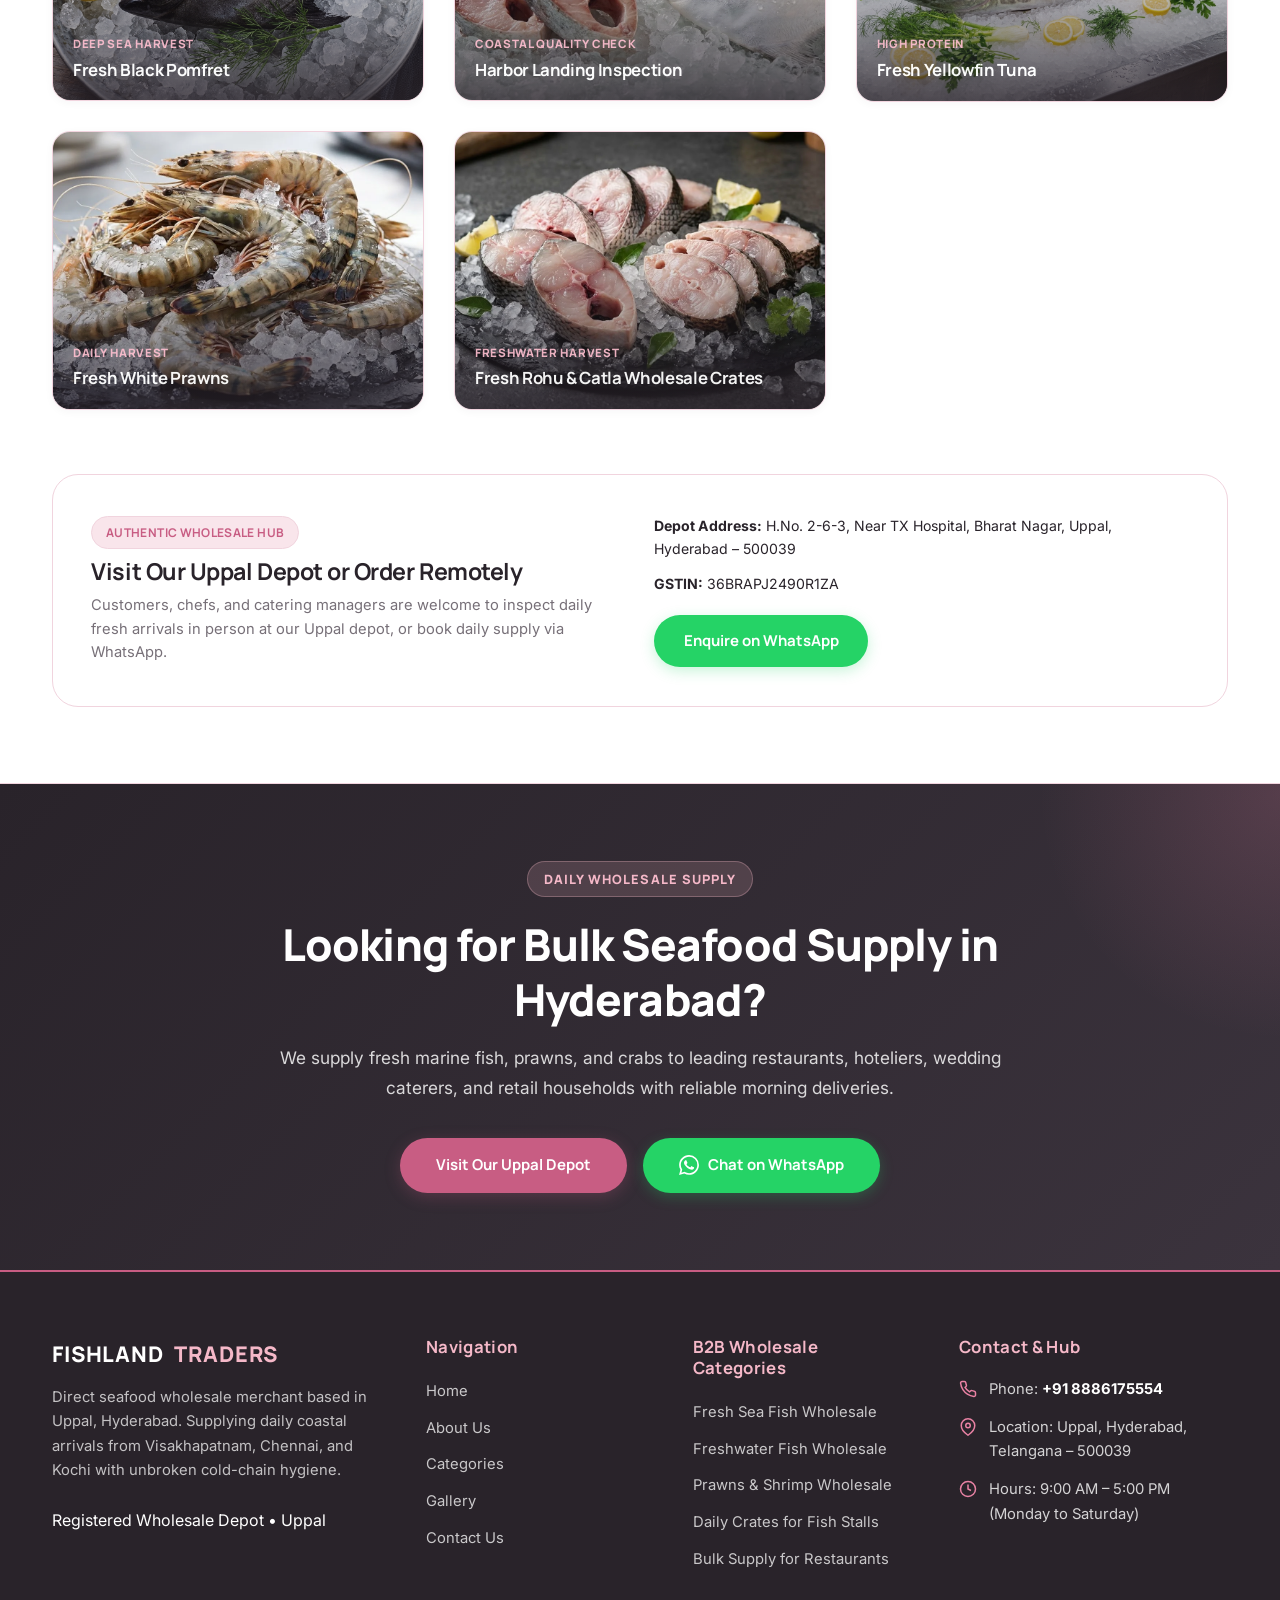
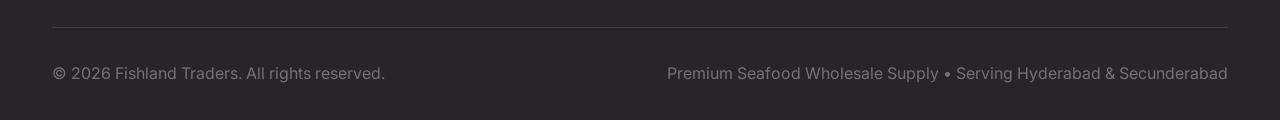
<file: gallery.html>
<!DOCTYPE html>
<html lang="en">
<head>
  <meta charset="UTF-8">
  <meta name="viewport" content="width=device-width, initial-scale=1.0">
  <meta http-equiv="X-UA-Compatible" content="IE=edge">
  
  <title>Photo Gallery | Fishland Traders, Uppal, Hyderabad</title>
  <meta name="description" content="View real photos of Fishland Traders wholesale depot in Uppal, Hyderabad, customer booking counters, daily coastal sea fish, fresh prawns, and mud crabs.">
  <meta name="theme-color" content="#F5B8C8">

  <!-- Google Fonts: Manrope & Inter -->
  <link rel="preconnect" href="https://fonts.googleapis.com">
  <link rel="preconnect" href="https://fonts.gstatic.com" crossorigin>
  <link href="https://fonts.googleapis.com/css2?family=Inter:wght@400;500;600;700&family=Manrope:wght@500;600;700;800&display=swap" rel="stylesheet">

  <link rel="icon" type="image/png" sizes="64x64" href="assets/images/fishland-traders-favicon.png">
  <link rel="apple-touch-icon" sizes="180x180" href="assets/images/fishland-traders-apple-touch-icon.png">

  <!-- Main Art-Directed Stylesheet -->
  <link rel="stylesheet" href="css/style.css">
</head>
<body>

  <!-- ========================================================
       HEADER & NAVIGATION BAR
       ======================================================== -->
  <header class="site-header" id="header" role="banner">
    <div class="header-container">
      
      <!-- Brand Logo -->
      <a href="index.html" class="brand-logo" aria-label="Fishland Traders Home">
        <span class="logo-symbol" aria-hidden="true">
          <img src="assets/images/fishland-traders-mark.png" alt="" width="58" height="40">
        </span>
        <div class="brand-text-wrap">
          <span class="brand-name"><span class="brand-name-accent">FISHLAND</span> TRADERS</span>
          <span class="brand-sub">Seafood Wholesale &amp; Supply</span>
        </div>
      </a>

      <!-- Center Desktop Navigation -->
      <nav class="main-nav" role="navigation" aria-label="Main Navigation">
        <ul class="nav-list">
          <li><a href="index.html" class="nav-link">Home</a></li>
          <li><a href="about.html" class="nav-link">About Us</a></li>
          <li><a href="categories.html" class="nav-link">Categories</a></li>
          <li><a href="gallery.html" class="nav-link active">Gallery</a></li>
          <li><a href="contact.html" class="nav-link">Contact Us</a></li>
        </ul>
      </nav>

      <!-- Right Header Actions -->
      <div class="header-actions">
        <a href="https://wa.me/918886175554?text=Hello%20Fishland%20Traders%2C%20could%20you%20please%20share%20today%27s%20seafood%20availability%20and%20prices%3F" target="_blank" rel="noopener noreferrer" class="header-wa-btn" aria-label="Chat on WhatsApp">
          <svg width="18" height="18" viewBox="0 0 24 24" fill="currentColor">
            <path d="M17.472 14.382c-.297-.149-1.758-.867-2.03-.967-.273-.099-.471-.148-.67.15-.197.297-.767.966-.94 1.164-.173.199-.347.223-.644.075-.297-.15-1.255-.463-2.39-1.475-.883-.788-1.48-1.761-1.653-2.059-.173-.297-.018-.458.13-.606.134-.133.298-.347.446-.52.149-.174.198-.298.298-.497.099-.198.05-.371-.025-.52-.075-.149-.669-1.612-.916-2.207-.242-.579-.487-.5-.669-.51-.173-.008-.371-.01-.57-.01-.198 0-.52.074-.792.372-.272.297-1.04 1.016-1.04 2.479 0 1.462 1.065 2.875 1.213 3.074.149.198 2.096 3.2 5.077 4.487.709.306 1.262.489 1.694.625.712.227 1.36.195 1.871.118.571-.085 1.758-.719 2.006-1.413.248-.694.248-1.289.173-1.413-.074-.124-.272-.198-.57-.347m-5.421 7.403h-.004a9.87 9.87 0 01-5.031-1.378l-.361-.214-3.741.982.998-3.648-.235-.374a9.86 9.86 0 01-1.51-5.26c.001-5.45 4.436-9.884 9.888-9.884 2.64 0 5.122 1.03 6.988 2.898a9.825 9.825 0 012.893 6.994c-.003 5.45-4.437 9.884-9.885 9.884m8.413-18.297A11.815 11.815 0 0012.05 0C5.495 0 .16 5.335.157 11.892c0 2.096.547 4.142 1.588 5.945L.057 24l6.305-1.654a11.882 11.882 0 005.683 1.448h.005c6.554 0 11.89-5.335 11.893-11.893a11.821 11.821 0 00-3.48-8.413Z"/>
          </svg>
          <span>WhatsApp Chat</span>
        </a>

        <a href="contact.html" class="btn btn-primary header-cta-btn">
          <span>Contact Us</span>
        </a>

        <!-- Mobile Menu Toggle Button -->
        <button type="button" class="mobile-menu-toggle" id="mobile-menu-toggle" aria-label="Toggle Navigation">
          <span class="hamburger-bar"></span>
          <span class="hamburger-bar"></span>
          <span class="hamburger-bar"></span>
        </button>
      </div>
    </div>

    <!-- Mobile Navigation Drawer -->
    <div class="mobile-nav-drawer" id="mobile-nav" aria-hidden="true">
      <div class="mobile-nav-header">
        <div>
          <span style="font-family: var(--font-heading); font-size: 1.15rem; font-weight: 800; color: var(--color-deep-charcoal); display: block;">Fishland Traders</span>
          <span style="font-size: 0.72rem; color: var(--color-deep-rose); font-weight: 700; text-transform: uppercase;">Seafood Wholesale</span>
        </div>
        <button type="button" class="mobile-drawer-close" id="mobile-drawer-close" aria-label="Close menu">&times;</button>
      </div>

      <ul class="mobile-nav-list">
        <li><a href="index.html" class="mobile-nav-link"><span>Home</span> &rarr;</a></li>
        <li><a href="about.html" class="mobile-nav-link"><span>About Us</span> &rarr;</a></li>
        <li><a href="categories.html" class="mobile-nav-link"><span>Categories</span> &rarr;</a></li>
        <li><a href="gallery.html" class="mobile-nav-link active"><span>Gallery</span> &rarr;</a></li>
        <li><a href="contact.html" class="mobile-nav-link"><span>Contact Us</span> &rarr;</a></li>
      </ul>

      <div style="margin-top: auto; padding-top: 1.5rem; border-top: 1px solid var(--color-pink-border);">
        <a href="https://wa.me/918886175554?text=Hello%20Fishland%20Traders%2C%20could%20you%20please%20share%20today%27s%20seafood%20prices%3F" target="_blank" class="btn btn-whatsapp" style="width: 100%;">
          <span>Chat on WhatsApp</span>
        </a>
      </div>
    </div>
    <div class="mobile-drawer-backdrop" id="mobile-backdrop"></div>
  </header>

  <main id="main-content">
    
    <!-- ========================================================
         EDITORIAL PAGE HEADER BANNER
         ======================================================== -->
    <section class="section section-blush" style="padding-top: clamp(2.5rem, 5vw, 4.25rem); padding-bottom: clamp(2.25rem, 3.5vw, 3.25rem);">
      <div class="container text-center">
        <div class="section-kicker">
          <span class="kicker-line"></span>
          <span>B2B WHOLESALE PHOTO GALLERY</span>
          <span class="kicker-line"></span>
        </div>
        <h1 style="margin-bottom: 1rem;">Depot, Fresh Fish &amp; Prawns Gallery</h1>
        <p style="max-width: 720px; margin-left: auto; margin-right: auto; font-size: 1.08rem; color: var(--color-secondary-text); line-height: 1.7;">
          View real photos of our Uppal wholesale depot, administrative dispatch counters, daily coastal sea fish arrivals, freshwater fish harvests, and wholesale prawn crates.
        </p>

        <!-- Category Filter Tabs -->
        <div class="gallery-filter-bar" style="margin-top: 2.25rem; margin-bottom: 0;">
          <button type="button" class="gallery-filter-btn js-gallery-filter active" data-filter="all">All Photos</button>
          <button type="button" class="gallery-filter-btn js-gallery-filter" data-filter="store">Depot &amp; Office</button>
          <button type="button" class="gallery-filter-btn js-gallery-filter" data-filter="fish">Fresh Fish Wholesale</button>
          <button type="button" class="gallery-filter-btn js-gallery-filter" data-filter="prawns">Prawns &amp; Shrimp Wholesale</button>
        </div>
      </div>
    </section>

    <!-- ========================================================
         GALLERY GRID SECTION
         ======================================================== -->
    <section class="section" style="padding-top: clamp(2rem, 4vw, 3.5rem); background-color: var(--color-pure-white);">
      <div class="container">
        
        <!-- Live Gallery Grid (Populated dynamically & interactive) -->
        <div class="gallery-grid" id="seafood-gallery-grid">
          <!-- Fallback items for search engines & instant loading -->
          <div class="gallery-card js-gallery-item" data-category="store" data-id="store-1">
            <img src="assets/images/gallery/store-reception-banner.jpg" alt="Fishland Traders Reception & Brand Display" class="gallery-card-img" loading="eager">
            <div class="gallery-card-overlay">
              <span class="gallery-card-tag">Depot Storefront</span>
              <h4 class="gallery-card-title">Fishland Traders Reception &amp; Brand Display</h4>
            </div>
          </div>
          <div class="gallery-card js-gallery-item" data-category="store" data-id="store-2">
            <img src="assets/images/gallery/store-office-overview.jpg" alt="Wholesale Depot Office & Coordination" class="gallery-card-img" loading="eager">
            <div class="gallery-card-overlay">
              <span class="gallery-card-tag">Administrative Hub</span>
              <h4 class="gallery-card-title">Wholesale Depot Office &amp; Coordination</h4>
            </div>
          </div>
          <div class="gallery-card js-gallery-item" data-category="store" data-id="store-3">
            <img src="assets/images/gallery/store-desk-front.jpg" alt="Order Consultation & Billing Desk" class="gallery-card-img" loading="eager">
            <div class="gallery-card-overlay">
              <span class="gallery-card-tag">Customer Service</span>
              <h4 class="gallery-card-title">Order Consultation &amp; Billing Desk</h4>
            </div>
          </div>
          <div class="gallery-card js-gallery-item" data-category="store" data-id="store-4">
            <img src="assets/images/gallery/store-wall-banner.jpg" alt="Coastal Supply Hub & GSTIN Registration" class="gallery-card-img" loading="eager">
            <div class="gallery-card-overlay">
              <span class="gallery-card-tag">Licensed Depot</span>
              <h4 class="gallery-card-title">Coastal Supply Hub &amp; GSTIN Registration</h4>
            </div>
          </div>
          <div class="gallery-card js-gallery-item" data-category="store" data-id="store-5">
            <img src="assets/images/gallery/store-billing-counter.jpg" alt="Order Booking & Express Dispatch Desk" class="gallery-card-img" loading="eager">
            <div class="gallery-card-overlay">
              <span class="gallery-card-tag">Billing &amp; Dispatch</span>
              <h4 class="gallery-card-title">Order Booking &amp; Express Dispatch Desk</h4>
            </div>
          </div>
          <div class="gallery-card js-gallery-item" data-category="fish" data-id="g-1">
            <img src="assets/images/products/vanjaram.jpg" alt="Fresh Seer Fish / Vanjaram" class="gallery-card-img" loading="lazy">
            <div class="gallery-card-overlay">
              <span class="gallery-card-tag">Fresh Sea Fish</span>
              <h4 class="gallery-card-title">Fresh Seer Fish / Vanjaram</h4>
            </div>
          </div>
        </div>

        <!-- Depot Quality & Sourcing Assurance Card -->
        <div style="margin-top: clamp(2.5rem, 5vw, 4rem); background: linear-gradient(135deg, var(--color-blush-bg) 0%, var(--color-surface-pink) 100%); border-radius: var(--radius-xl); padding: clamp(1.5rem, 3vw, 2.5rem); border: 1px solid var(--color-pink-border); display: grid; grid-template-columns: repeat(auto-fit, minmax(240px, 1fr)); gap: 1.75rem; align-items: center;">
          <div>
            <span class="badge-pink" style="margin-bottom: 0.5rem;">Authentic Wholesale Hub</span>
            <h3 style="font-size: clamp(1.2rem, 2vw, 1.45rem); color: var(--color-deep-charcoal); margin: 0 0 0.5rem 0;">Visit Our Uppal Depot or Order Remotely</h3>
            <p style="font-size: 0.92rem; color: var(--color-secondary-text); margin: 0; line-height: 1.6;">
              Customers, chefs, and catering managers are welcome to inspect daily fresh arrivals in person at our Uppal depot, or book daily supply via WhatsApp.
            </p>
          </div>
          <div style="display: flex; flex-direction: column; gap: 0.75rem; justify-content: center; align-items: flex-start;">
            <div style="font-size: 0.88rem; color: var(--color-deep-charcoal);">
              <strong>Depot Address:</strong> H.No. 2-6-3, Near TX Hospital, Bharat Nagar, Uppal, Hyderabad – 500039
            </div>
            <div style="font-size: 0.88rem; color: var(--color-deep-charcoal);">
              <strong>GSTIN:</strong> 36BRAPJ2490R1ZA
            </div>
            <a href="https://wa.me/918886175554?text=Hello%20Fishland%20Traders%2C%20I%20would%20like%20to%20enquire%20about%20today%27s%20fresh%20catch%20prices." target="_blank" rel="noopener noreferrer" class="btn btn-whatsapp" style="margin-top: 0.5rem;">
              <span>Enquire on WhatsApp</span>
            </a>
          </div>
        </div>

      </div>
    </section>

    <!-- ========================================================
         LIGHTBOX MODAL FOR FULL-SIZE IMAGE PREVIEW & DIRECT ENQUIRY
         ======================================================== -->
    <div class="gallery-modal" id="gallery-modal" role="dialog" aria-modal="true" aria-hidden="true" aria-labelledby="gallery-modal-title">
      <div class="gallery-modal-backdrop" id="gallery-modal-backdrop"></div>
      <div class="gallery-modal-content">
        <button type="button" class="gallery-modal-close" id="gallery-modal-close" aria-label="Close preview">&times;</button>
        <div class="gallery-modal-img-wrap">
          <img src="data:image/svg+xml,%3Csvg xmlns='http://www.w3.org/2000/svg' viewBox='0 0 1 1'%3E%3C/svg%3E" alt="Gallery Photo Preview" id="gallery-modal-img" class="gallery-modal-img">
        </div>
        <div class="gallery-modal-body">
          <div class="gallery-modal-info">
            <span class="gallery-modal-tag" id="gallery-modal-tag">Fresh Seafood</span>
            <h3 class="gallery-modal-title" id="gallery-modal-title">Photo Preview</h3>
            <p class="gallery-modal-desc" id="gallery-modal-desc">Daily fresh seafood availability at Fishland Traders, Uppal.</p>
          </div>
          <a href="#" target="_blank" rel="noopener noreferrer" class="btn btn-whatsapp" id="gallery-modal-wa-btn">
            <svg width="18" height="18" viewBox="0 0 24 24" fill="currentColor">
              <path d="M17.472 14.382c-.297-.149-1.758-.867-2.03-.967-.273-.099-.471-.148-.67.15-.197.297-.767.966-.94 1.164-.173.199-.347.223-.644.075-.297-.15-1.255-.463-2.39-1.475-.883-.788-1.48-1.761-1.653-2.059-.173-.297-.018-.458.13-.606.134-.133.298-.347.446-.52.149-.174.198-.298.298-.497.099-.198.05-.371-.025-.52-.075-.149-.669-1.612-.916-2.207-.242-.579-.487-.5-.669-.51-.173-.008-.371-.01-.57-.01-.198 0-.52.074-.792.372-.272.297-1.04 1.016-1.04 2.479 0 1.462 1.065 2.875 1.213 3.074.149.198 2.096 3.2 5.077 4.487.709.306 1.262.489 1.694.625.712.227 1.36.195 1.871.118.571-.085 1.758-.719 2.006-1.413.248-.694.248-1.289.173-1.413-.074-.124-.272-.198-.57-.347m-5.421 7.403h-.004a9.87 9.87 0 01-5.031-1.378l-.361-.214-3.741.982.998-3.648-.235-.374a9.86 9.86 0 01-1.51-5.26c.001-5.45 4.436-9.884 9.888-9.884 2.64 0 5.122 1.03 6.988 2.898a9.825 9.825 0 012.893 6.994c-.003 5.45-4.437 9.884-9.885 9.884m8.413-18.297A11.815 11.815 0 0012.05 0C5.495 0 .16 5.335.157 11.892c0 2.096.547 4.142 1.588 5.945L.057 24l6.305-1.654a11.882 11.882 0 005.683 1.448h.005c6.554 0 11.89-5.335 11.893-11.893a11.821 11.821 0 00-3.48-8.413Z"/>
            </svg>
            <span>Enquire on WhatsApp</span>
          </a>
        </div>
      </div>
    </div>

    <!-- ========================================================
         CALL TO ACTION BANNER (DEEP CHARCOAL WITH PINK ACCENTS)
         ======================================================== -->
    <section class="cta-banner-section">
      <div class="container">
        <div class="cta-content-wrap">
          <span class="cta-badge">DAILY WHOLESALE SUPPLY</span>
          <h2 class="cta-title">Looking for Bulk Seafood Supply in Hyderabad?</h2>
          <p class="cta-desc">
            We supply fresh marine fish, prawns, and crabs to leading restaurants, hoteliers, wedding caterers, and retail households with reliable morning deliveries.
          </p>
          <div class="cta-actions">
            <a href="contact.html" class="btn btn-primary" style="padding: 0.95rem 2.25rem;">
              <span>Visit Our Uppal Depot</span>
            </a>
            <a href="https://wa.me/918886175554?text=Hello%20Fishland%20Traders%2C%20could%20you%20please%20share%20today%27s%20seafood%20availability%20and%20prices%3F" target="_blank" rel="noopener noreferrer" class="btn btn-whatsapp" style="padding: 0.95rem 2.25rem;">
              <svg width="20" height="20" viewBox="0 0 24 24" fill="currentColor">
                <path d="M17.472 14.382c-.297-.149-1.758-.867-2.03-.967-.273-.099-.471-.148-.67.15-.197.297-.767.966-.94 1.164-.173.199-.347.223-.644.075-.297-.15-1.255-.463-2.39-1.475-.883-.788-1.48-1.761-1.653-2.059-.173-.297-.018-.458.13-.606.134-.133.298-.347.446-.52.149-.174.198-.298.298-.497.099-.198.05-.371-.025-.52-.075-.149-.669-1.612-.916-2.207-.242-.579-.487-.5-.669-.51-.173-.008-.371-.01-.57-.01-.198 0-.52.074-.792.372-.272.297-1.04 1.016-1.04 2.479 0 1.462 1.065 2.875 1.213 3.074.149.198 2.096 3.2 5.077 4.487.709.306 1.262.489 1.694.625.712.227 1.36.195 1.871.118.571-.085 1.758-.719 2.006-1.413.248-.694.248-1.289.173-1.413-.074-.124-.272-.198-.57-.347m-5.421 7.403h-.004a9.87 9.87 0 01-5.031-1.378l-.361-.214-3.741.982.998-3.648-.235-.374a9.86 9.86 0 01-1.51-5.26c.001-5.45 4.436-9.884 9.888-9.884 2.64 0 5.122 1.03 6.988 2.898a9.825 9.825 0 012.893 6.994c-.003 5.45-4.437 9.884-9.885 9.884m8.413-18.297A11.815 11.815 0 0012.05 0C5.495 0 .16 5.335.157 11.892c0 2.096.547 4.142 1.588 5.945L.057 24l6.305-1.654a11.882 11.882 0 005.683 1.448h.005c6.554 0 11.89-5.335 11.893-11.893a11.821 11.821 0 00-3.48-8.413Z"/>
              </svg>
              <span>Chat on WhatsApp</span>
            </a>
          </div>
        </div>
      </div>
    </section>
  </main>

  <!-- ========================================================
       FOOTER (DEEP CHARCOAL WITH PINK ACCENTS)
       ======================================================== -->
  <footer class="site-footer" role="contentinfo">
    <div class="container">
      <div class="footer-grid">
        <!-- Col 1: Brand & Overview -->
        <div>
          <div class="footer-brand-title">
            FISHLAND <span class="accent">TRADERS</span>
          </div>
          <p class="footer-desc">
            Direct seafood wholesale merchant based in Uppal, Hyderabad. Supplying daily coastal arrivals from Visakhapatnam, Chennai, and Kochi with unbroken cold-chain hygiene.
          </p>
          <div class="footer-badge">
            <span class="badge-dot"></span>
            <span>Registered Wholesale Depot • Uppal</span>
          </div>
        </div>

        <!-- Col 2: Quick Links -->
        <div>
          <h4 class="footer-col-title">Navigation</h4>
          <ul class="footer-nav-links">
            <li><a href="index.html" class="footer-link-item">Home</a></li>
            <li><a href="about.html" class="footer-link-item">About Us</a></li>
            <li><a href="categories.html" class="footer-link-item">Categories</a></li>
            <li><a href="gallery.html" class="footer-link-item">Gallery</a></li>
            <li><a href="contact.html" class="footer-link-item">Contact Us</a></li>
          </ul>
        </div>

        <!-- Col 3: Seafood Categories -->
        <div>
          <h4 class="footer-col-title">B2B Wholesale Categories</h4>
          <ul class="footer-nav-links">
            <li><a href="categories.html#cat-sea-fish" class="footer-link-item">Fresh Sea Fish Wholesale</a></li>
            <li><a href="categories.html#cat-freshwater-fish" class="footer-link-item">Freshwater Fish Wholesale</a></li>
            <li><a href="categories.html#cat-prawns-shrimp" class="footer-link-item">Prawns &amp; Shrimp Wholesale</a></li>
            <li><a href="categories.html" class="footer-link-item">Daily Crates for Fish Stalls</a></li>
            <li><a href="categories.html" class="footer-link-item">Bulk Supply for Restaurants</a></li>
          </ul>
        </div>

        <!-- Col 4: Contact Info -->
        <div>
          <h4 class="footer-col-title">Contact &amp; Hub</h4>
          <div class="footer-contact-items">
            <div class="footer-contact-row">
              <svg width="18" height="18" viewBox="0 0 24 24" fill="none" stroke="currentColor" stroke-width="2"><path d="M22 16.92v3a2 2 0 0 1-2.18 2 19.79 19.79 0 0 1-8.63-3.07 19.5 19.5 0 0 1-6-6 19.79 19.79 0 0 1-3.07-8.67A2 2 0 0 1 4.11 2h3a2 2 0 0 1 2 1.72 12.84 12.84 0 0 0 .7 2.81 2 2 0 0 1-.45 2.11L8.09 9.91a16 16 0 0 0 6 6l1.27-1.27a2 2 0 0 1 2.11-.45 12.84 12.84 0 0 0 2.81.7A2 2 0 0 1 22 16.92z"/></svg>
              <span>Phone: <a href="tel:+918886175554" style="color: #fff; font-weight: 700;">+91 8886175554</a></span>
            </div>
            <div class="footer-contact-row">
              <svg width="18" height="18" viewBox="0 0 24 24" fill="none" stroke="currentColor" stroke-width="2"><path d="M21 10c0 7-9 13-9 13s-9-6-9-13a9 9 0 0 1 18 0z"/><circle cx="12" cy="10" r="3"/></svg>
              <span>Location: Uppal, Hyderabad, Telangana – 500039</span>
            </div>
            <div class="footer-contact-row">
              <svg width="18" height="18" viewBox="0 0 24 24" fill="none" stroke="currentColor" stroke-width="2"><circle cx="12" cy="12" r="10"/><polyline points="12 6 12 12 16 14"/></svg>
              <span>Hours: 9:00 AM – 5:00 PM (Monday to Saturday)</span>
            </div>
          </div>
        </div>
      </div>

      <div class="footer-bottom-bar">
        <p>&copy; <span class="js-current-year">2026</span> Fishland Traders. All rights reserved.</p>
        <p>Premium Seafood Wholesale Supply • Serving Hyderabad &amp; Secunderabad</p>
      </div>
    </div>
  </footer>

  <!-- Floating WhatsApp Live Pill Widget -->
  <a href="https://wa.me/918886175554?text=Hello%20Fishland%20Traders%2C%20could%20you%20please%20share%20today%27s%20seafood%20availability%20and%20prices%3F" class="floating-wa-widget" target="_blank" rel="noopener noreferrer" aria-label="Chat directly on WhatsApp with Fishland Traders">
    <span class="floating-wa-pill">
      <span class="wa-pulse-dot"></span>
      <span class="wa-pill-text">Chat on WhatsApp</span>
    </span>
    <span class="floating-wa-icon" aria-hidden="true">
      <svg viewBox="0 0 24 24" width="24" height="24" fill="currentColor">
        <path d="M17.472 14.382c-.297-.149-1.758-.867-2.03-.967-.273-.099-.471-.148-.67.15-.197.297-.767.966-.94 1.164-.173.199-.347.223-.644.075-.297-.15-1.255-.463-2.39-1.475-.883-.788-1.48-1.761-1.653-2.059-.173-.297-.018-.458.13-.606.134-.133.298-.347.446-.52.149-.174.198-.298.298-.497.099-.198.05-.371-.025-.52-.075-.149-.669-1.612-.916-2.207-.242-.579-.487-.5-.669-.51-.173-.008-.371-.01-.57-.01-.198 0-.52.074-.792.372-.272.297-1.04 1.016-1.04 2.479 0 1.462 1.065 2.875 1.213 3.074.149.198 2.096 3.2 5.077 4.487.709.306 1.262.489 1.694.625.712.227 1.36.195 1.871.118.571-.085 1.758-.719 2.006-1.413.248-.694.248-1.289.173-1.413-.074-.124-.272-.198-.57-.347m-5.421 7.403h-.004a9.87 9.87 0 01-5.031-1.378l-.361-.214-3.741.982.998-3.648-.235-.374a9.86 9.86 0 01-1.51-5.26c.001-5.45 4.436-9.884 9.888-9.884 2.64 0 5.122 1.03 6.988 2.898a9.825 9.825 0 012.893 6.994c-.003 5.45-4.437 9.884-9.885 9.884m8.413-18.297A11.815 11.815 0 0012.05 0C5.495 0 .16 5.335.157 11.892c0 2.096.547 4.142 1.588 5.945L.057 24l6.305-1.654a11.882 11.882 0 005.683 1.448h.005c6.554 0 11.89-5.335 11.893-11.893a11.821 11.821 0 00-3.48-8.413Z"/>
      </svg>
    </span>
  </a>

  <!-- Vanilla JavaScript -->
  <script src="js/script.js"></script>
</body>
</html>
</file>
<file: css/style.css>
/* ==========================================================================
   FISHLAND TRADERS - ART-DIRECTED PINK & WHITE STYLESHEET
   Premium Seafood Wholesale & Retail Visual Identity
   Inspired by contemporary high-end editorial & minimal eCommerce aesthetics
   ========================================================================== */

/* --------------------------------------------------------------------------
   1. DESIGN TOKENS & SYSTEM VARIABLES
   -------------------------------------------------------------------------- */
:root {
  /* Core Pink & White Brand Palette */
  --color-primary-soft-pink: #F5B8C8;
  --color-rose-pink:         #E982A4;
  --color-deep-rose:         #C85D83;
  --color-deep-rose-hover:   #B24B6E;
  --color-pure-white:        #FFFFFF;
  --color-blush-bg:          #FDF2F5;
  --color-pink-surface:      #F9E5EB;
  --color-pink-surface-alt:  #F7DCE4;
  --color-pink-border:       #F1D4DE;
  --color-pink-border-subtle:#F7E3EA;
  --color-deep-charcoal:     #29232A;
  --color-charcoal-body:     #4A424C;
  --color-secondary-text:    #777078;
  --color-secondary-light:   #A098A2;

  /* Accent & Utility Colors */
  --color-whatsapp:          #25D366;
  --color-whatsapp-hover:    #1EBE5D;
  --color-gold-accent:       #D97706;

  /* Typography Stacks */
  --font-heading: 'Manrope', -apple-system, BlinkMacSystemFont, 'Segoe UI', Roboto, sans-serif;
  --font-body:    'Inter', -apple-system, BlinkMacSystemFont, 'Segoe UI', Roboto, sans-serif;

  /* Layout & Sizing */
  --container-max-width: 1240px;
  --header-height: 76px;

  /* Border Radii */
  --radius-xs: 4px;
  --radius-sm: 8px;
  --radius-md: 12px;
  --radius-lg: 18px;
  --radius-xl: 26px;
  --radius-full: 9999px;

  /* Soft Ambient Shadows (with subtle pink & charcoal tones) */
  --shadow-subtle: 0 2px 8px rgba(41, 35, 42, 0.04);
  --shadow-card:   0 6px 20px rgba(200, 93, 131, 0.07);
  --shadow-hover:  0 14px 34px rgba(200, 93, 131, 0.14);
  --shadow-modal:  0 28px 60px rgba(41, 35, 42, 0.28);
  --shadow-pill:   0 4px 14px rgba(200, 93, 131, 0.18);

  /* Transitions */
  --transition-fast:   0.18s cubic-bezier(0.16, 1, 0.3, 1);
  --transition-normal: 0.3s cubic-bezier(0.16, 1, 0.3, 1);
  --transition-smooth: 0.5s cubic-bezier(0.16, 1, 0.3, 1);
}

/* --------------------------------------------------------------------------
   2. RESET & GLOBAL RESILIENCE
   -------------------------------------------------------------------------- */
*, *::before, *::after {
  box-sizing: border-box;
  margin: 0;
  padding: 0;
}

html {
  font-size: 16px;
  scroll-behavior: smooth;
  scroll-padding-top: calc(var(--header-height) + 24px);
  -webkit-text-size-adjust: 100%;
  overflow-x: clip;
}

body {
  font-family: var(--font-body);
  color: var(--color-charcoal-body);
  background-color: var(--color-pure-white);
  line-height: 1.65;
  -webkit-font-smoothing: antialiased;
  -moz-osx-font-smoothing: grayscale;
  overflow-x: clip;
  position: relative;
}

img, picture, svg, video {
  display: block;
  max-width: 100%;
  height: auto;
}

a {
  color: inherit;
  text-decoration: none;
  transition: color var(--transition-fast);
}

button, input, select, textarea {
  font: inherit;
  color: inherit;
}

button {
  cursor: pointer;
  border: none;
  background: none;
}

ul, ol {
  list-style: none;
}

/* --------------------------------------------------------------------------
   3. TYPOGRAPHY & ESSENTIAL UTILITIES
   -------------------------------------------------------------------------- */
h1, h2, h3, h4, h5, h6 {
  font-family: var(--font-heading);
  color: var(--color-deep-charcoal);
  font-weight: 700;
  line-height: 1.25;
  letter-spacing: -0.02em;
}

h1 { font-size: clamp(2rem, 4.5vw, 3.25rem); font-weight: 800; }
h2 { font-size: clamp(1.75rem, 3.5vw, 2.5rem); font-weight: 800; }
h3 { font-size: clamp(1.35rem, 2.5vw, 1.85rem); font-weight: 700; }
h4 { font-size: clamp(1.1rem, 1.8vw, 1.35rem); font-weight: 700; }

p {
  color: var(--color-secondary-text);
  font-size: 1rem;
  line-height: 1.7;
}

.container {
  width: 100%;
  max-width: var(--container-max-width);
  margin-left: auto;
  margin-right: auto;
  padding-left: clamp(1rem, 4vw, 2rem);
  padding-right: clamp(1rem, 4vw, 2rem);
}

.section {
  padding-top: clamp(3.5rem, 6vw, 6rem);
  padding-bottom: clamp(3.5rem, 6vw, 6rem);
  position: relative;
}

.section-blush {
  background-color: var(--color-blush-bg);
}

.section-white {
  background-color: var(--color-pure-white);
}

.text-center {
  text-align: center;
}

.text-center .badge-pink,
.text-center .section-kicker {
  display: inline-flex;
  justify-content: center;
}

.moq-policy-notice {
  width: 100%;
  margin: 1.5rem auto 0;
  display: flex;
  align-items: center;
  gap: 0.75rem;
  background: rgba(255, 255, 255, 0.95);
  border: 1.5px solid var(--color-deep-rose);
  border-radius: var(--radius-full);
  box-shadow: 0 4px 14px rgba(200, 93, 131, 0.12);
  padding: 0.65rem 1.25rem;
  text-align: left;
}

.moq-policy-icon {
  flex-shrink: 0;
  font-size: 1.2rem;
  line-height: 1;
}

.moq-policy-text {
  color: var(--color-deep-charcoal);
  font-size: 0.885rem;
  line-height: 1.45;
}

.visually-hidden {
  position: absolute !important;
  width: 1px !important;
  height: 1px !important;
  padding: 0 !important;
  margin: -1px !important;
  overflow: hidden !important;
  clip: rect(0, 0, 0, 0) !important;
  white-space: nowrap !important;
  border: 0 !important;
}

.section-header {
  margin-bottom: clamp(2rem, 4vw, 3.5rem);
}

.section-header.text-center {
  text-align: center;
  max-width: 720px;
  margin-left: auto;
  margin-right: auto;
}

.section-kicker {
  display: inline-flex;
  align-items: center;
  gap: 0.65rem;
  font-family: var(--font-heading);
  font-size: 0.8rem;
  font-weight: 800;
  color: var(--color-deep-rose);
  text-transform: uppercase;
  letter-spacing: 0.12em;
  margin-bottom: 0.85rem;
}

.section-kicker .kicker-line {
  display: inline-block;
  width: 24px;
  height: 2px;
  background-color: var(--color-rose-pink);
  border-radius: var(--radius-full);
}

.section-title {
  margin-bottom: 0.85rem;
  color: var(--color-deep-charcoal);
}

.section-subtitle {
  font-size: clamp(1rem, 1.3vw, 1.125rem);
  color: var(--color-secondary-text);
  max-width: 650px;
  margin-left: auto;
  margin-right: auto;
  line-height: 1.65;
}

/* --------------------------------------------------------------------------
   4. BUTTONS & INTERACTIVE ELEMENTS
   -------------------------------------------------------------------------- */
.btn {
  display: inline-flex;
  align-items: center;
  justify-content: center;
  gap: 0.6rem;
  padding: 0.85rem 1.85rem;
  font-family: var(--font-heading);
  font-size: 0.9375rem;
  font-weight: 700;
  border-radius: var(--radius-full);
  transition: all var(--transition-normal);
  text-align: center;
  white-space: nowrap;
  box-shadow: none;
}

.btn-primary {
  background-color: var(--color-deep-rose);
  color: var(--color-pure-white);
  box-shadow: 0 4px 16px rgba(200, 93, 131, 0.25);
}

.btn-primary:hover, .btn-primary:focus-visible {
  background-color: var(--color-deep-rose-hover);
  color: var(--color-pure-white);
  transform: translateY(-2px);
  box-shadow: 0 8px 24px rgba(200, 93, 131, 0.35);
}

.btn-secondary {
  background-color: var(--color-pink-surface);
  color: var(--color-deep-rose);
  border: 1px solid var(--color-pink-border);
}

.btn-secondary:hover, .btn-secondary:focus-visible {
  background-color: var(--color-primary-soft-pink);
  color: var(--color-deep-charcoal);
  border-color: var(--color-rose-pink);
  transform: translateY(-2px);
}

.btn-outline {
  background-color: transparent;
  color: var(--color-deep-rose);
  border: 1.5px solid var(--color-deep-rose);
}

.btn-outline:hover, .btn-outline:focus-visible {
  background-color: var(--color-deep-rose);
  color: var(--color-pure-white);
  transform: translateY(-2px);
}

.btn-whatsapp {
  background-color: var(--color-whatsapp);
  color: var(--color-pure-white);
  box-shadow: 0 4px 14px rgba(37, 211, 102, 0.25);
}

.btn-whatsapp:hover, .btn-whatsapp:focus-visible {
  background-color: var(--color-whatsapp-hover);
  color: var(--color-pure-white);
  transform: translateY(-2px);
  box-shadow: 0 8px 22px rgba(37, 211, 102, 0.35);
}

.badge-pink {
  display: inline-flex;
  align-items: center;
  gap: 0.35rem;
  padding: 0.35rem 0.85rem;
  background-color: var(--color-pink-surface);
  color: var(--color-deep-rose);
  border: 1px solid var(--color-pink-border);
  font-family: var(--font-heading);
  font-size: 0.75rem;
  font-weight: 700;
  border-radius: var(--radius-full);
  letter-spacing: 0.03em;
  text-transform: uppercase;
}

/* --------------------------------------------------------------------------
   5. HEADER & NAVIGATION BAR
   -------------------------------------------------------------------------- */
.site-header {
  position: -webkit-sticky;
  position: sticky;
  top: 0;
  left: 0;
  width: 100%;
  height: var(--header-height);
  background-color: rgba(255, 255, 255, 0.96);
  backdrop-filter: blur(12px);
  -webkit-backdrop-filter: blur(12px);
  z-index: 1100;
  border-bottom: 1px solid var(--color-pink-border-subtle);
  transition: all var(--transition-normal);
}

.site-header.scrolled {
  background-color: rgba(255, 255, 255, 0.98);
  box-shadow: 0 4px 20px rgba(200, 93, 131, 0.08);
  border-bottom-color: var(--color-pink-border);
}

.site-header.menu-open {
  backdrop-filter: none;
  -webkit-backdrop-filter: none;
}

.header-container {
  display: flex;
  align-items: center;
  justify-content: space-between;
  height: 100%;
  max-width: var(--container-max-width);
  margin-left: auto;
  margin-right: auto;
  padding-left: clamp(1rem, 4vw, 2rem);
  padding-right: clamp(1rem, 4vw, 2rem);
}

/* Brand Logo */
.brand-logo {
  display: flex;
  align-items: center;
  gap: 0.75rem;
  text-decoration: none;
  color: var(--color-deep-charcoal);
  flex-shrink: 0;
}

.logo-symbol {
  width: 58px;
  height: 40px;
  display: flex;
  align-items: center;
  justify-content: center;
  transition: transform var(--transition-normal);
}

.logo-symbol img {
  width: 100%;
  height: 100%;
  object-fit: contain;
}

.brand-logo:hover .logo-symbol {
  transform: scale(1.04);
}

.brand-text-wrap {
  display: flex;
  flex-direction: column;
}

.brand-name {
  font-family: var(--font-heading);
  font-size: 1.18rem;
  font-weight: 800;
  letter-spacing: 0.04em;
  color: var(--color-deep-charcoal);
  line-height: 1.15;
}

.brand-name-accent {
  color: var(--color-deep-rose);
}

.brand-sub {
  font-size: 0.72rem;
  font-weight: 600;
  color: var(--color-deep-rose);
  letter-spacing: 0.08em;
  text-transform: uppercase;
}

/* Desktop Navigation */
.main-nav {
  display: flex;
  align-items: center;
}

.nav-list {
  display: flex;
  align-items: center;
  gap: 0.5rem;
}

.nav-link {
  position: relative;
  font-family: var(--font-heading);
  font-size: 0.9375rem;
  font-weight: 600;
  color: var(--color-charcoal-body);
  padding: 0.6rem 1.1rem;
  border-radius: var(--radius-full);
  transition: all var(--transition-fast);
}

.nav-link:hover {
  color: var(--color-deep-rose);
  background-color: var(--color-blush-bg);
}

.nav-link.active {
  color: var(--color-deep-rose);
  background-color: var(--color-pink-surface);
  font-weight: 700;
}

.nav-link.active::after {
  content: '';
  position: absolute;
  bottom: 4px;
  left: 50%;
  transform: translateX(-50%);
  width: 16px;
  height: 2.5px;
  background-color: var(--color-deep-rose);
  border-radius: var(--radius-full);
}

/* Header Action Buttons */
.header-actions {
  display: flex;
  align-items: center;
  gap: 0.85rem;
}

.header-wa-btn {
  display: inline-flex;
  align-items: center;
  gap: 0.45rem;
  padding: 0.55rem 1.1rem;
  background-color: var(--color-blush-bg);
  color: var(--color-deep-charcoal);
  border: 1px solid var(--color-pink-border);
  border-radius: var(--radius-full);
  font-family: var(--font-heading);
  font-size: 0.85rem;
  font-weight: 700;
  transition: all var(--transition-fast);
}

.header-wa-btn svg {
  color: var(--color-whatsapp);
}

.header-wa-btn:hover {
  background-color: var(--color-pink-surface);
  border-color: var(--color-rose-pink);
  color: var(--color-deep-rose);
  transform: translateY(-1px);
}

.header-cta-btn {
  padding: 0.55rem 1.35rem;
  font-size: 0.875rem;
}

/* Mobile Toggle Hamburger */
.mobile-menu-toggle {
  display: none;
  flex-direction: column;
  justify-content: center;
  align-items: center;
  width: 42px;
  height: 42px;
  background-color: var(--color-blush-bg);
  border: 1px solid var(--color-pink-border);
  border-radius: var(--radius-md);
  padding: 8px;
  gap: 5px;
  transition: all var(--transition-fast);
}

.mobile-menu-toggle:hover {
  background-color: var(--color-pink-surface);
}

.hamburger-bar {
  display: block;
  width: 22px;
  height: 2px;
  background-color: var(--color-deep-charcoal);
  border-radius: 2px;
  transition: transform var(--transition-normal), opacity var(--transition-fast), background-color var(--transition-fast);
}

.mobile-menu-toggle.active .hamburger-bar:nth-child(1) {
  transform: translateY(7px) rotate(45deg);
  background-color: var(--color-deep-rose);
}

.mobile-menu-toggle.active .hamburger-bar:nth-child(2) {
  opacity: 0;
}

.mobile-menu-toggle.active .hamburger-bar:nth-child(3) {
  transform: translateY(-7px) rotate(-45deg);
  background-color: var(--color-deep-rose);
}

/* Mobile Nav Drawer */
.mobile-nav-drawer {
  position: fixed;
  top: 0;
  right: -320px;
  width: 300px;
  max-width: calc(100vw - 32px);
  height: 100vh;
  height: 100dvh;
  background-color: var(--color-pure-white);
  border-left: 1px solid var(--color-pink-border);
  box-shadow: -10px 0 40px rgba(41, 35, 42, 0.15);
  padding: 1.75rem 1.5rem;
  display: flex;
  flex-direction: column;
  z-index: 1001;
  transition: right var(--transition-smooth);
  overflow-y: auto;
  -webkit-overflow-scrolling: touch;
}

.mobile-nav-drawer.open {
  right: 0;
}

.mobile-nav-header {
  display: flex;
  align-items: center;
  justify-content: space-between;
  margin-bottom: 2rem;
  padding-bottom: 1rem;
  border-bottom: 1px solid var(--color-pink-border-subtle);
}

.mobile-drawer-close {
  width: 40px;
  height: 40px;
  min-width: 40px;
  border-radius: 50%;
  background: var(--color-blush-bg);
  border: 1px solid var(--color-pink-border);
  display: flex;
  align-items: center;
  justify-content: center;
  color: var(--color-deep-charcoal);
  font-size: 1.25rem;
  cursor: pointer;
  transition: all var(--transition-fast);
}

.mobile-drawer-close:hover,
.mobile-drawer-close:focus-visible {
  background: var(--color-pink-surface);
  color: var(--color-deep-rose);
  transform: rotate(90deg);
}

.mobile-nav-list {
  display: flex;
  flex-direction: column;
  gap: 0.5rem;
  margin-bottom: auto;
}

.mobile-nav-link {
  display: flex;
  align-items: center;
  justify-content: space-between;
  padding: 0.85rem 1.25rem;
  font-family: var(--font-heading);
  font-size: 1.05rem;
  font-weight: 700;
  color: var(--color-deep-charcoal);
  border-radius: var(--radius-md);
  transition: all var(--transition-fast);
}

.mobile-nav-link:hover, .mobile-nav-link.active {
  background-color: var(--color-blush-bg);
  color: var(--color-deep-rose);
}

.mobile-drawer-backdrop {
  position: fixed;
  inset: 0;
  background-color: rgba(41, 35, 42, 0.4);
  backdrop-filter: blur(4px);
  -webkit-backdrop-filter: blur(4px);
  z-index: 1000;
  opacity: 0;
  visibility: hidden;
  transition: all var(--transition-normal);
}

.mobile-drawer-backdrop.open {
  opacity: 1;
  visibility: visible;
}

/* --------------------------------------------------------------------------
   6. CREATIVE HERO BANNER CAROUSEL
   (IMAGE-ONLY ARTWORK, CLEAN PINK & WHITE SURROUNDINGS, ZERO OVERLAYS)
   Precision aligned for all devices without text clipping or button obstruction
   -------------------------------------------------------------------------- */
.hero-banner-section {
  background: linear-gradient(180deg, var(--color-blush-bg) 0%, var(--color-pure-white) 100%);
  padding-top: clamp(1rem, 2.5vw, 2rem);
  padding-bottom: clamp(1.75rem, 3vw, 2.75rem);
  position: relative;
  overflow: hidden;
}

.hero-banner-outer-frame {
  position: relative;
  max-width: 1240px;
  margin-left: auto;
  margin-right: auto;
  border-radius: clamp(14px, 2vw, 24px);
  padding: clamp(5px, 1vw, 10px);
  background: linear-gradient(135deg, rgba(245, 184, 200, 0.45) 0%, rgba(255, 255, 255, 0.95) 50%, rgba(233, 130, 164, 0.4) 100%);
  box-shadow: 0 16px 42px rgba(200, 93, 131, 0.12);
  border: 1px solid var(--color-pink-border);
}

.hero-slider-wrap {
  position: relative;
  width: 100%;
  aspect-ratio: 16 / 9;
  border-radius: clamp(10px, 1.6vw, 18px);
  overflow: hidden;
  background-color: #FDF2F5;
  box-shadow: 0 4px 16px rgba(41, 35, 42, 0.06);
}

.hero-slides-deck {
  position: relative;
  width: 100%;
  height: 100%;
}

.hero-slide {
  position: absolute;
  inset: 0;
  width: 100%;
  height: 100%;
  opacity: 0;
  visibility: hidden;
  transition: opacity 0.6s ease-in-out, transform 0.6s cubic-bezier(0.16, 1, 0.3, 1);
  transform: scale(1.008);
  display: flex;
  align-items: center;
  justify-content: center;
  background-color: #FDF2F5;
}

.hero-slide.active {
  opacity: 1;
  visibility: visible;
  transform: scale(1);
  z-index: 2;
}

.hero-slide-bg {
  width: 100%;
  height: 100%;
  object-fit: contain;
  object-position: center;
  display: block;
}

/* Slider Navigation Arrows - Sleek hover reveal on desktop, zero obstruction of artwork */
.carousel-nav-btn {
  position: absolute;
  top: 50%;
  transform: translateY(-50%);
  width: 44px;
  height: 44px;
  border-radius: 50%;
  background-color: rgba(255, 255, 255, 0.92);
  color: var(--color-deep-rose);
  display: flex;
  align-items: center;
  justify-content: center;
  z-index: 10;
  box-shadow: 0 4px 18px rgba(200, 93, 131, 0.22);
  border: 1.5px solid var(--color-pink-border);
  transition: opacity 0.3s cubic-bezier(0.16, 1, 0.3, 1), transform 0.2s ease, background-color 0.2s ease;
  backdrop-filter: blur(8px);
  opacity: 0;
  pointer-events: none;
}

/* Reveal arrows smoothly when user hovers over banner area */
.hero-banner-outer-frame:hover .carousel-nav-btn,
.hero-slider-wrap:hover .carousel-nav-btn {
  opacity: 0.92;
  pointer-events: auto;
}

.carousel-nav-btn:hover {
  background-color: var(--color-deep-rose);
  color: var(--color-pure-white);
  border-color: var(--color-deep-rose);
  transform: translateY(-50%) scale(1.08);
  box-shadow: 0 6px 22px rgba(200, 93, 131, 0.38);
}

.carousel-nav-prev {
  left: 16px;
}

.carousel-nav-next {
  right: 16px;
}

/* Compact Glassmorphism Indicators Bar */
.carousel-indicators-bar {
  position: absolute;
  bottom: 12px;
  left: 50%;
  transform: translateX(-50%);
  display: flex;
  align-items: center;
  gap: 8px;
  z-index: 10;
  padding: 5px 12px;
  background-color: rgba(255, 255, 255, 0.88);
  backdrop-filter: blur(8px);
  border-radius: var(--radius-full);
  border: 1px solid rgba(245, 184, 200, 0.7);
  box-shadow: 0 3px 12px rgba(41, 35, 42, 0.08);
}

.carousel-indicator-dot {
  width: 8px;
  height: 8px;
  border-radius: var(--radius-full);
  background-color: var(--color-rose-pink);
  opacity: 0.45;
  cursor: pointer;
  transition: all var(--transition-normal);
}

.carousel-indicator-dot.active {
  width: 22px;
  background-color: var(--color-deep-rose);
  opacity: 1;
}

@media (max-width: 767px) {
  .moq-policy-notice {
    width: 100%;
    align-items: flex-start;
    border-radius: var(--radius-lg);
    padding: 0.75rem 0.85rem;
  }

  .moq-policy-text {
    font-size: 0.82rem;
  }

  .hero-banner-outer-frame {
    padding: 4px;
    border-radius: 14px;
  }
  
  .hero-slider-wrap {
    border-radius: 10px;
    aspect-ratio: 16 / 9;
  }

  /* On mobile touchscreens, hide bulky floating arrows so 100% of banner text is unobstructed.
     Users swipe left/right naturally using finger touch */
  .carousel-nav-btn {
    display: none;
  }

  .carousel-indicators-bar {
    bottom: 8px;
    padding: 3px 10px;
    gap: 6px;
  }

  .carousel-indicator-dot {
    width: 6px;
    height: 6px;
  }

  .carousel-indicator-dot.active {
    width: 18px;
  }
}

/* --------------------------------------------------------------------------
   6B. SEAFOOD GALLERY SHOWCASE SECTION
   -------------------------------------------------------------------------- */
.gallery-filter-bar {
  display: flex;
  align-items: center;
  justify-content: center;
  gap: 0.65rem;
  flex-wrap: wrap;
  margin-bottom: 2.5rem;
}

.gallery-filter-btn {
  display: inline-flex;
  align-items: center;
  gap: 0.4rem;
  padding: 0.55rem 1.25rem;
  background-color: var(--color-blush-bg);
  color: var(--color-charcoal-body);
  border: 1px solid var(--color-pink-border);
  border-radius: var(--radius-full);
  font-family: var(--font-heading);
  font-size: 0.85rem;
  font-weight: 700;
  cursor: pointer;
  transition: all var(--transition-fast);
}

.gallery-filter-btn:hover, .gallery-filter-btn.active {
  background-color: var(--color-deep-rose);
  color: var(--color-pure-white);
  border-color: var(--color-deep-rose);
  box-shadow: 0 4px 14px rgba(200, 93, 131, 0.25);
  transform: translateY(-1px);
}

.gallery-grid {
  display: grid;
  grid-template-columns: repeat(auto-fill, minmax(280px, 1fr));
  gap: clamp(1.25rem, 2.5vw, 1.85rem);
}

.gallery-card {
  position: relative;
  border-radius: var(--radius-lg);
  overflow: hidden;
  border: 1px solid var(--color-pink-border);
  background-color: var(--color-pure-white);
  box-shadow: var(--shadow-subtle);
  transition: all var(--transition-normal);
  cursor: pointer;
  aspect-ratio: 4 / 3;
}

.gallery-card:hover {
  transform: translateY(-5px);
  border-color: var(--color-rose-pink);
  box-shadow: var(--shadow-hover);
}

.gallery-card-img {
  width: 100%;
  height: 100%;
  object-fit: cover;
  transition: transform var(--transition-smooth);
}

.gallery-card:hover .gallery-card-img {
  transform: scale(1.08);
}

.gallery-card-overlay {
  position: absolute;
  inset: 0;
  background: linear-gradient(180deg, transparent 40%, rgba(41, 35, 42, 0.85) 100%);
  display: flex;
  flex-direction: column;
  justify-content: flex-end;
  padding: 1.25rem;
  color: var(--color-pure-white);
  opacity: 0.95;
  transition: opacity var(--transition-fast);
}

.gallery-card-tag {
  align-self: flex-start;
  font-family: var(--font-heading);
  font-size: 0.72rem;
  font-weight: 800;
  text-transform: uppercase;
  letter-spacing: 0.06em;
  color: var(--color-primary-soft-pink);
  margin-bottom: 0.35rem;
}

.gallery-card-title {
  font-size: 1.05rem;
  font-weight: 700;
  color: var(--color-pure-white);
  margin: 0;
  line-height: 1.3;
}

/* Gallery Lightbox Modal */
.gallery-modal {
  position: fixed;
  inset: 0;
  z-index: 2500;
  display: flex;
  align-items: center;
  justify-content: center;
  padding: 1.5rem;
  opacity: 0;
  visibility: hidden;
  transition: all var(--transition-normal);
}

.gallery-modal.show {
  opacity: 1;
  visibility: visible;
}

.gallery-modal-backdrop {
  position: absolute;
  inset: 0;
  background-color: rgba(41, 35, 42, 0.85);
  backdrop-filter: blur(8px);
}

.gallery-modal-content {
  position: relative;
  z-index: 10;
  max-width: 900px;
  width: 100%;
  max-height: 90vh;
  background-color: var(--color-pure-white);
  border-radius: var(--radius-xl);
  overflow: hidden;
  box-shadow: 0 24px 64px rgba(0, 0, 0, 0.45);
  border: 1px solid var(--color-pink-border);
  display: flex;
  flex-direction: column;
  animation: modalScaleUp 0.3s cubic-bezier(0.16, 1, 0.3, 1) forwards;
}

@keyframes modalScaleUp {
  from {
    transform: scale(0.92) translateY(12px);
    opacity: 0;
  }
  to {
    transform: scale(1) translateY(0);
    opacity: 1;
  }
}

.gallery-modal-close {
  position: absolute;
  top: 1rem;
  right: 1rem;
  z-index: 20;
  width: 42px;
  height: 42px;
  border-radius: 50%;
  background-color: rgba(41, 35, 42, 0.7);
  color: var(--color-pure-white);
  display: flex;
  align-items: center;
  justify-content: center;
  cursor: pointer;
  border: 1px solid rgba(255, 255, 255, 0.2);
  transition: all var(--transition-fast);
}

.gallery-modal-close:hover {
  background-color: var(--color-deep-rose);
  transform: rotate(90deg);
}

.gallery-modal-img-wrap {
  position: relative;
  width: 100%;
  max-height: 60vh;
  background-color: var(--color-blush-bg);
  overflow: hidden;
  display: flex;
  align-items: center;
  justify-content: center;
}

.gallery-modal-img {
  max-width: 100%;
  max-height: 60vh;
  width: auto;
  height: auto;
  object-fit: contain;
}

.gallery-modal-body {
  padding: clamp(1rem, 2.5vw, 1.75rem);
  background-color: var(--color-pure-white);
  display: flex;
  align-items: center;
  justify-content: space-between;
  flex-wrap: wrap;
  gap: 1rem;
}

.gallery-modal-info {
  flex: 1 1 280px;
}

.gallery-modal-tag {
  font-size: 0.75rem;
  font-weight: 800;
  color: var(--color-deep-rose);
  text-transform: uppercase;
  letter-spacing: 0.08em;
  margin-bottom: 0.25rem;
  display: block;
}

.gallery-modal-title {
  font-size: clamp(1.15rem, 2.5vw, 1.45rem);
  color: var(--color-deep-charcoal);
  margin: 0 0 0.35rem 0;
}

.gallery-modal-desc {
  font-size: 0.92rem;
  color: var(--color-secondary-text);
  margin: 0;
  line-height: 1.5;
}

@media (max-width: 768px) {
  .gallery-grid {
    grid-template-columns: repeat(auto-fill, minmax(240px, 1fr));
    gap: 1rem;
  }
  .gallery-modal-img-wrap {
    max-height: 48vh;
  }
  .gallery-modal-img {
    max-height: 48vh;
  }
}

@media (max-width: 480px) {
  .gallery-grid {
    grid-template-columns: 1fr;
  }
  .gallery-modal {
    padding: 0.75rem;
  }
}

/* --------------------------------------------------------------------------
   7. EDITORIAL ABOUT US SECTION
   -------------------------------------------------------------------------- */
.about-editorial-grid {
  display: grid;
  grid-template-columns: 1fr 1fr;
  gap: clamp(2rem, 5vw, 4.5rem);
  align-items: center;
}

.commercial-capabilities-grid {
  grid-template-columns: 1.15fr 0.85fr;
}

.about-editorial-media {
  position: relative;
}

.about-image-wrapper {
  position: relative;
  border-radius: var(--radius-xl);
  overflow: hidden;
  box-shadow: var(--shadow-card);
  border: 1px solid var(--color-pink-border);
  background-color: var(--color-pink-surface);
}

.about-image-wrapper img {
  width: 100%;
  height: 100%;
  object-fit: cover;
  transition: transform var(--transition-smooth);
}

.about-editorial-media:hover .about-image-wrapper img {
  transform: scale(1.03);
}

.about-deco-card {
  position: absolute;
  bottom: -22px;
  right: -20px;
  background: var(--color-pure-white);
  padding: 1.25rem 1.5rem;
  border-radius: var(--radius-lg);
  border: 1px solid var(--color-pink-border);
  box-shadow: var(--shadow-hover);
  display: flex;
  align-items: center;
  gap: 1rem;
  z-index: 2;
}

.about-deco-icon {
  width: 46px;
  height: 46px;
  border-radius: var(--radius-md);
  background: var(--color-blush-bg);
  border: 1px solid var(--color-pink-border);
  display: flex;
  align-items: center;
  justify-content: center;
  color: var(--color-deep-rose);
  flex-shrink: 0;
}

.about-highlights-list {
  display: grid;
  grid-template-columns: repeat(auto-fit, minmax(200px, 1fr));
  gap: 1rem;
  margin: 1.75rem 0 2.25rem 0;
}

.highlight-pill {
  display: flex;
  align-items: center;
  gap: 0.75rem;
  padding: 0.85rem 1.15rem;
  background-color: var(--color-blush-bg);
  border: 1px solid var(--color-pink-border);
  border-radius: var(--radius-md);
  transition: all var(--transition-fast);
}

.highlight-pill:hover {
  background-color: var(--color-pink-surface);
  border-color: var(--color-rose-pink);
  transform: translateY(-2px);
}

.highlight-pill-icon {
  width: 28px;
  height: 28px;
  border-radius: 50%;
  background-color: var(--color-pure-white);
  display: flex;
  align-items: center;
  justify-content: center;
  color: var(--color-deep-rose);
  flex-shrink: 0;
  box-shadow: 0 2px 6px rgba(200, 93, 131, 0.12);
}

.highlight-pill-text {
  font-family: var(--font-heading);
  font-size: 0.9rem;
  font-weight: 700;
  color: var(--color-deep-charcoal);
}

/* --------------------------------------------------------------------------
   8. CATEGORIES & PRODUCT CATALOGUE
   -------------------------------------------------------------------------- */
.catalogue-top-bar {
  background-color: var(--color-pure-white);
  border: 1px solid var(--color-pink-border);
  border-radius: var(--radius-xl);
  padding: 1.25rem;
  margin-bottom: 2.5rem;
  box-shadow: var(--shadow-subtle);
}

.search-box-wrap {
  position: relative;
  width: 100%;
  max-width: 580px;
  margin-left: auto;
  margin-right: auto;
  margin-bottom: 1.25rem;
}

.search-icon-svg {
  position: absolute;
  left: 1.25rem;
  top: 50%;
  transform: translateY(-50%);
  color: var(--color-deep-rose);
  pointer-events: none;
}

.search-box-input {
  width: 100%;
  padding: 0.85rem 1.25rem 0.85rem 3rem;
  background-color: var(--color-blush-bg);
  border: 1.5px solid var(--color-pink-border);
  border-radius: var(--radius-full);
  font-size: 0.95rem;
  color: var(--color-deep-charcoal);
  transition: all var(--transition-fast);
}

.search-box-input:focus {
  outline: none;
  background-color: var(--color-pure-white);
  border-color: var(--color-deep-rose);
  box-shadow: 0 0 0 4px rgba(200, 93, 131, 0.12);
}

/* Sticky Category Navigation Tabs */
.category-nav-tabs-wrapper {
  position: sticky;
  top: calc(var(--header-height) - 1px);
  z-index: 100;
  background: rgba(255, 255, 255, 0.94);
  backdrop-filter: blur(12px);
  -webkit-backdrop-filter: blur(12px);
  padding: 0.85rem 0;
  border-bottom: 1px solid var(--color-pink-border);
  box-shadow: 0 4px 16px rgba(200, 93, 131, 0.05);
  margin-bottom: 2.5rem;
}

.category-nav-tabs-scroll {
  display: flex;
  align-items: center;
  gap: 0.65rem;
  overflow-x: auto;
  overscroll-behavior-x: contain;
  -webkit-overflow-scrolling: touch;
  scrollbar-width: none;
  -ms-overflow-style: none;
  padding: 4px 2px;
}

.category-nav-tabs-scroll::-webkit-scrollbar {
  display: none;
}

.category-tab-btn {
  display: inline-flex;
  align-items: center;
  gap: 0.5rem;
  padding: 0.65rem 1.35rem;
  min-height: 44px;
  background-color: var(--color-blush-bg);
  color: var(--color-charcoal-body);
  border: 1px solid var(--color-pink-border);
  border-radius: var(--radius-full);
  font-family: var(--font-heading);
  font-size: 0.875rem;
  font-weight: 700;
  white-space: nowrap;
  transition: all var(--transition-fast);
  cursor: pointer;
}

.category-tab-btn:hover {
  background-color: var(--color-pink-surface);
  color: var(--color-deep-rose);
  border-color: var(--color-rose-pink);
  transform: translateY(-1px);
}

.category-tab-btn.active {
  background-color: var(--color-deep-rose);
  color: var(--color-pure-white);
  border-color: var(--color-deep-rose);
  box-shadow: 0 4px 14px rgba(200, 93, 131, 0.28);
}

/* Category Section Block (All visible sequentially) */
.category-catalog-section {
  padding-top: 1.5rem;
  padding-bottom: 3rem;
  border-bottom: 1px solid var(--color-pink-border-subtle);
}

.category-catalog-section:last-of-type {
  border-bottom: none;
}

.category-catalog-header {
  display: flex;
  align-items: flex-end;
  justify-content: space-between;
  gap: 1rem;
  margin-bottom: 1.85rem;
  padding-bottom: 1rem;
  border-bottom: 1px solid var(--color-pink-border);
}

.category-catalog-header > div {
  min-width: 0;
}

.category-catalog-title {
  font-size: clamp(1.4rem, 2.2vw, 1.85rem);
  color: var(--color-deep-charcoal);
  display: flex;
  align-items: center;
  flex-wrap: wrap;
  gap: 0.75rem;
}

.category-catalog-count {
  font-size: 0.85rem;
  font-weight: 700;
  color: var(--color-deep-rose);
  background-color: var(--color-pink-surface);
  padding: 0.25rem 0.65rem;
  border-radius: var(--radius-full);
}

/* Product Cards Grid */
.product-grid {
  display: grid;
  grid-template-columns: repeat(auto-fill, minmax(min(100%, 270px), 1fr));
  gap: clamp(1.25rem, 2.5vw, 1.85rem);
}

/* Product Card Styling (Clean, Premium Pink & White) */
.product-card {
  background-color: var(--color-pure-white);
  border: 1px solid var(--color-pink-border);
  border-radius: var(--radius-lg);
  overflow: hidden;
  display: flex;
  flex-direction: column;
  transition: all var(--transition-normal);
  box-shadow: var(--shadow-subtle);
  position: relative;
}

.product-card:hover {
  transform: translateY(-5px);
  border-color: var(--color-rose-pink);
  box-shadow: var(--shadow-hover);
}

.product-media {
  position: relative;
  width: 100%;
  aspect-ratio: 4 / 3;
  background-color: var(--color-pink-surface);
  overflow: hidden;
}

.product-image {
  width: 100%;
  height: 100%;
  object-fit: cover;
  transition: transform var(--transition-smooth);
}

.product-card:hover .product-image {
  transform: scale(1.05);
}

.product-badge {
  position: absolute;
  top: 12px;
  left: 12px;
  background-color: rgba(255, 255, 255, 0.94);
  color: var(--color-deep-rose);
  padding: 0.35rem 0.75rem;
  border-radius: var(--radius-full);
  font-family: var(--font-heading);
  font-size: 0.72rem;
  font-weight: 800;
  text-transform: uppercase;
  letter-spacing: 0.04em;
  border: 1px solid var(--color-pink-border);
  box-shadow: 0 2px 6px rgba(0, 0, 0, 0.05);
  backdrop-filter: blur(4px);
}

.product-info {
  padding: 1.25rem;
  display: flex;
  flex-direction: column;
  flex-grow: 1;
}

.product-title {
  font-size: 1.125rem;
  font-weight: 700;
  color: var(--color-deep-charcoal);
  margin-bottom: 0.5rem;
  line-height: 1.35;
}

.product-desc {
  font-size: 0.885rem;
  color: var(--color-secondary-text);
  line-height: 1.6;
  margin-bottom: 1.25rem;
  flex-grow: 1;
}

.product-card-footer {
  display: flex;
  align-items: center;
  gap: 0.65rem;
  margin-top: auto;
}

.btn-card-details {
  flex: 1;
  display: inline-flex;
  align-items: center;
  justify-content: center;
  gap: 0.35rem;
  padding: 0.65rem 0.85rem;
  background-color: var(--color-blush-bg);
  color: var(--color-deep-charcoal);
  border: 1px solid var(--color-pink-border);
  border-radius: var(--radius-md);
  font-family: var(--font-heading);
  font-size: 0.825rem;
  font-weight: 700;
  transition: all var(--transition-fast);
}

.btn-card-details:hover {
  background-color: var(--color-pink-surface);
  color: var(--color-deep-rose);
  border-color: var(--color-rose-pink);
}

.btn-card-enquire {
  flex: 1;
  display: inline-flex;
  align-items: center;
  justify-content: center;
  gap: 0.4rem;
  padding: 0.65rem 0.85rem;
  background-color: var(--color-deep-rose);
  color: var(--color-pure-white);
  border-radius: var(--radius-md);
  font-family: var(--font-heading);
  font-size: 0.825rem;
  font-weight: 700;
  transition: all var(--transition-fast);
}

.btn-card-enquire:hover {
  background-color: var(--color-deep-rose-hover);
  transform: translateY(-1px);
}

/* --------------------------------------------------------------------------
   9. DEDICATED PRODUCT DETAILS VIEW
   -------------------------------------------------------------------------- */
.product-details-modal-overlay {
  position: fixed;
  inset: 0;
  background-color: rgba(41, 35, 42, 0.6);
  backdrop-filter: blur(6px);
  -webkit-backdrop-filter: blur(6px);
  z-index: 2000;
  display: flex;
  align-items: center;
  justify-content: center;
  padding: clamp(1rem, 3vw, 2rem);
  opacity: 0;
  visibility: hidden;
  transition: all var(--transition-normal);
}

.product-details-modal-overlay.open {
  opacity: 1;
  visibility: visible;
}

.product-details-container {
  background-color: var(--color-pure-white);
  border-radius: var(--radius-xl);
  border: 1px solid var(--color-pink-border);
  box-shadow: var(--shadow-modal);
  width: 100%;
  max-width: 900px;
  max-height: 90vh;
  overflow-y: auto;
  position: relative;
  transform: scale(0.96) translateY(12px);
  transition: transform var(--transition-normal);
}

.product-details-modal-overlay.open .product-details-container {
  transform: scale(1) translateY(0);
}

.modal-close-corner-btn {
  position: absolute;
  top: 18px;
  right: 18px;
  width: 40px;
  height: 40px;
  border-radius: 50%;
  background-color: var(--color-blush-bg);
  border: 1px solid var(--color-pink-border);
  color: var(--color-deep-charcoal);
  display: flex;
  align-items: center;
  justify-content: center;
  z-index: 10;
  transition: all var(--transition-fast);
}

.modal-close-corner-btn:hover {
  background-color: var(--color-deep-rose);
  color: var(--color-pure-white);
  transform: rotate(90deg);
}

.details-modal-body {
  padding: clamp(1.5rem, 4vw, 2.75rem);
}

.details-back-link {
  display: inline-flex;
  align-items: center;
  gap: 0.45rem;
  color: var(--color-deep-rose);
  font-family: var(--font-heading);
  font-size: 0.885rem;
  font-weight: 700;
  margin-bottom: 1.5rem;
  cursor: pointer;
  transition: gap var(--transition-fast);
}

.details-back-link:hover {
  gap: 0.65rem;
}

.details-grid {
  display: grid;
  grid-template-columns: 1fr 1.15fr;
  gap: clamp(1.5rem, 3.5vw, 2.75rem);
  align-items: start;
}

.details-media-frame {
  position: relative;
  border-radius: var(--radius-lg);
  overflow: hidden;
  border: 1px solid var(--color-pink-border);
  aspect-ratio: 1 / 1;
  background-color: var(--color-pink-surface);
}

.details-media-frame img {
  width: 100%;
  height: 100%;
  object-fit: cover;
}

.details-info-col {
  display: flex;
  flex-direction: column;
}

.details-tag {
  display: inline-block;
  align-self: flex-start;
  padding: 0.35rem 0.85rem;
  background-color: var(--color-blush-bg);
  color: var(--color-deep-rose);
  border: 1px solid var(--color-pink-border);
  border-radius: var(--radius-full);
  font-family: var(--font-heading);
  font-size: 0.75rem;
  font-weight: 800;
  text-transform: uppercase;
  margin-bottom: 0.85rem;
}

.details-title {
  font-size: clamp(1.5rem, 2.8vw, 2rem);
  font-weight: 800;
  color: var(--color-deep-charcoal);
  margin-bottom: 0.75rem;
  line-height: 1.25;
}

.details-desc {
  font-size: 0.985rem;
  color: var(--color-secondary-text);
  line-height: 1.7;
  margin-bottom: 1.5rem;
}

.specs-table {
  width: 100%;
  border-collapse: separate;
  border-spacing: 0;
  margin-bottom: 2rem;
  border-radius: var(--radius-md);
  overflow: hidden;
  border: 1px solid var(--color-pink-border);
}

.specs-table tr {
  border-bottom: 1px solid var(--color-pink-border-subtle);
}

.specs-table tr:last-child {
  border-bottom: none;
}

.specs-table th {
  text-align: left;
  padding: 0.75rem 1rem;
  background-color: var(--color-blush-bg);
  font-family: var(--font-heading);
  font-size: 0.825rem;
  font-weight: 700;
  color: var(--color-deep-charcoal);
  width: 35%;
  border-right: 1px solid var(--color-pink-border-subtle);
  word-break: break-word;
  overflow-wrap: anywhere;
}

.specs-table td {
  padding: 0.75rem 1rem;
  background-color: var(--color-pure-white);
  font-size: 0.875rem;
  color: var(--color-charcoal-body);
  word-break: break-word;
  overflow-wrap: anywhere;
}

.details-actions-wrap {
  display: flex;
  flex-wrap: wrap;
  gap: 0.85rem;
  align-items: center;
}

/* --------------------------------------------------------------------------
   10. WHY CHOOSE & SOURCING PILLARS
   -------------------------------------------------------------------------- */
.pillars-grid {
  display: grid;
  grid-template-columns: repeat(auto-fit, minmax(260px, 1fr));
  gap: clamp(1.25rem, 2.5vw, 2rem);
}

.pillar-card {
  background-color: var(--color-pure-white);
  border: 1px solid var(--color-pink-border);
  border-radius: var(--radius-lg);
  padding: clamp(1.5rem, 3vw, 2.25rem);
  transition: all var(--transition-normal);
  box-shadow: var(--shadow-subtle);
}

.pillar-card:hover {
  transform: translateY(-4px);
  border-color: var(--color-rose-pink);
  box-shadow: var(--shadow-hover);
}

.pillar-icon-box {
  width: 52px;
  height: 52px;
  border-radius: var(--radius-md);
  background: linear-gradient(135deg, var(--color-blush-bg) 0%, var(--color-pink-surface) 100%);
  border: 1px solid var(--color-pink-border);
  display: flex;
  align-items: center;
  justify-content: center;
  color: var(--color-deep-rose);
  margin-bottom: 1.25rem;
  box-shadow: 0 4px 10px rgba(200, 93, 131, 0.1);
}

.pillar-title {
  font-size: 1.18rem;
  font-weight: 700;
  color: var(--color-deep-charcoal);
  margin-bottom: 0.65rem;
}

.pillar-desc {
  font-size: 0.925rem;
  color: var(--color-secondary-text);
  line-height: 1.65;
}

/* Coastal Sourcing Section */
.sourcing-grid {
  display: grid;
  grid-template-columns: 1.15fr 0.85fr;
  gap: clamp(2rem, 5vw, 4rem);
  align-items: center;
}

.sourcing-hub-card {
  display: flex;
  align-items: center;
  gap: 1.15rem;
  padding: 1.15rem 1.35rem;
  background: var(--color-pure-white);
  border-radius: var(--radius-md);
  border: 1px solid var(--color-pink-border);
  transition: all var(--transition-fast);
  margin-bottom: 0.85rem;
}

.sourcing-hub-card:hover {
  border-color: var(--color-rose-pink);
  transform: translateX(4px);
  box-shadow: var(--shadow-subtle);
}

.hub-number {
  width: 38px;
  height: 38px;
  border-radius: 50%;
  background: var(--color-pink-surface);
  color: var(--color-deep-rose);
  display: flex;
  align-items: center;
  justify-content: center;
  font-family: var(--font-heading);
  font-weight: 800;
  flex-shrink: 0;
}

/* --------------------------------------------------------------------------
   11. CALL TO ACTION (PINK ACCENTED BANNER)
   -------------------------------------------------------------------------- */
.cta-banner-section {
  background: linear-gradient(135deg, var(--color-deep-charcoal) 0%, #3B333D 100%);
  color: var(--color-pure-white);
  padding: clamp(3.5rem, 6vw, 5rem) 0;
  position: relative;
  overflow: hidden;
  border-top: 1px solid var(--color-pink-border);
}

.cta-banner-section::before {
  content: '';
  position: absolute;
  top: -50%;
  right: -20%;
  width: 500px;
  height: 500px;
  background: radial-gradient(circle, rgba(233, 130, 164, 0.18) 0%, transparent 70%);
  pointer-events: none;
}

.cta-content-wrap {
  text-align: center;
  max-width: 760px;
  margin-left: auto;
  margin-right: auto;
  position: relative;
  z-index: 2;
}

.cta-badge {
  display: inline-block;
  padding: 0.4rem 1rem;
  background-color: rgba(245, 184, 200, 0.16);
  color: var(--color-primary-soft-pink);
  border: 1px solid rgba(245, 184, 200, 0.3);
  border-radius: var(--radius-full);
  font-family: var(--font-heading);
  font-size: 0.8rem;
  font-weight: 800;
  letter-spacing: 0.08em;
  text-transform: uppercase;
  margin-bottom: 1.25rem;
}

.cta-title {
  color: var(--color-pure-white);
  font-size: clamp(1.85rem, 3.5vw, 2.75rem);
  font-weight: 800;
  margin-bottom: 1rem;
}

.cta-desc {
  color: rgba(255, 255, 255, 0.82);
  font-size: 1.08rem;
  line-height: 1.7;
  margin-bottom: 2.25rem;
}

.cta-actions {
  display: flex;
  flex-wrap: wrap;
  justify-content: center;
  gap: 1rem;
}

/* --------------------------------------------------------------------------
   12. CONTACT SECTION & FORMS
   -------------------------------------------------------------------------- */
.contact-cards-grid {
  display: grid;
  grid-template-columns: repeat(auto-fit, minmax(250px, 1fr));
  gap: clamp(1rem, 2.5vw, 1.75rem);
  margin-bottom: 3.5rem;
}

.contact-feature-card {
  background-color: var(--color-pure-white);
  border: 1px solid var(--color-pink-border);
  border-radius: var(--radius-lg);
  padding: 1.85rem;
  transition: all var(--transition-normal);
  display: flex;
  flex-direction: column;
  box-shadow: var(--shadow-subtle);
}

.contact-feature-card.is-link:hover {
  transform: translateY(-4px);
  border-color: var(--color-rose-pink);
  box-shadow: var(--shadow-hover);
}

.feature-card-icon {
  width: 48px;
  height: 48px;
  border-radius: var(--radius-md);
  background: var(--color-blush-bg);
  border: 1px solid var(--color-pink-border);
  display: flex;
  align-items: center;
  justify-content: center;
  color: var(--color-deep-rose);
  margin-bottom: 1.25rem;
}

.feature-card-icon.wa {
  color: var(--color-whatsapp);
}

.feature-label {
  font-size: 0.75rem;
  font-weight: 700;
  color: var(--color-deep-rose);
  text-transform: uppercase;
  letter-spacing: 0.08em;
  margin-bottom: 0.25rem;
}

.feature-title {
  font-size: 1.15rem;
  font-weight: 700;
  color: var(--color-deep-charcoal);
  margin-bottom: 0.35rem;
}

.feature-value {
  font-size: 0.95rem;
  font-weight: 600;
  color: var(--color-charcoal-body);
  margin-bottom: 0.85rem;
}

.feature-action-link {
  font-family: var(--font-heading);
  font-size: 0.85rem;
  font-weight: 700;
  color: var(--color-deep-rose);
  display: inline-flex;
  align-items: center;
  gap: 0.35rem;
  margin-top: auto;
}

/* Contact Split Grid Layout */
.contact-split-grid {
  display: grid;
  grid-template-columns: 1.25fr 0.85fr;
  gap: clamp(2rem, 4vw, 3.5rem);
  align-items: start;
}

@media (max-width: 991px) {
  .contact-split-grid {
    grid-template-columns: 1fr;
    gap: 2rem;
  }
}

/* Contact Wholesale Form */
.contact-form-wrap {
  background-color: var(--color-pure-white);
  border: 1px solid var(--color-pink-border);
  border-radius: var(--radius-xl);
  padding: clamp(1.75rem, 4vw, 3rem);
  box-shadow: var(--shadow-card);
}

.form-group {
  margin-bottom: 1.35rem;
}

.form-label {
  display: block;
  font-family: var(--font-heading);
  font-size: 0.875rem;
  font-weight: 700;
  color: var(--color-deep-charcoal);
  margin-bottom: 0.5rem;
}

.form-control {
  width: 100%;
  padding: 0.85rem 1.15rem;
  background-color: var(--color-blush-bg);
  border: 1.5px solid var(--color-pink-border);
  border-radius: var(--radius-md);
  font-size: 0.95rem;
  color: var(--color-deep-charcoal);
  transition: all var(--transition-fast);
}

.form-control:focus {
  outline: none;
  background-color: var(--color-pure-white);
  border-color: var(--color-deep-rose);
  box-shadow: 0 0 0 3px rgba(200, 93, 131, 0.12);
}

.quick-topic-pills {
  display: flex;
  flex-wrap: wrap;
  gap: 0.5rem;
  margin-bottom: 1rem;
}

.quick-topic-pill {
  padding: 0.45rem 0.95rem;
  background-color: var(--color-blush-bg);
  border: 1px solid var(--color-pink-border);
  border-radius: var(--radius-full);
  font-size: 0.825rem;
  font-weight: 600;
  color: var(--color-charcoal-body);
  cursor: pointer;
  transition: all var(--transition-fast);
}

.quick-topic-pill:hover, .quick-topic-pill.active {
  background-color: var(--color-deep-rose);
  color: var(--color-pure-white);
  border-color: var(--color-deep-rose);
}

/* --------------------------------------------------------------------------
   13. FOOTER (DEEP CHARCOAL WITH PINK ACCENTS)
   -------------------------------------------------------------------------- */
.site-footer {
  background-color: var(--color-deep-charcoal);
  color: var(--color-pure-white);
  padding-top: clamp(3.5rem, 5vw, 5rem);
  padding-bottom: 2rem;
  border-top: 2px solid var(--color-deep-rose);
}

.footer-grid {
  display: grid;
  grid-template-columns: 1.5fr 1fr 1fr 1.25fr;
  gap: clamp(2rem, 4vw, 3.5rem);
  margin-bottom: 3.5rem;
}

.footer-brand-title {
  font-family: var(--font-heading);
  font-size: 1.35rem;
  font-weight: 800;
  color: var(--color-pure-white);
  letter-spacing: 0.04em;
  margin-bottom: 0.85rem;
  display: flex;
  align-items: center;
  gap: 0.65rem;
}

.footer-brand-title span.accent {
  color: var(--color-primary-soft-pink);
}

.footer-desc {
  color: rgba(255, 255, 255, 0.72);
  font-size: 0.925rem;
  line-height: 1.65;
  margin-bottom: 1.5rem;
}

.footer-col-title {
  font-family: var(--font-heading);
  font-size: 1.05rem;
  font-weight: 700;
  color: var(--color-primary-soft-pink);
  margin-bottom: 1.25rem;
  letter-spacing: 0.02em;
}

.footer-nav-links {
  display: flex;
  flex-direction: column;
  gap: 0.65rem;
}

.footer-link-item {
  color: rgba(255, 255, 255, 0.75);
  font-size: 0.925rem;
  transition: all var(--transition-fast);
  display: inline-block;
}

.footer-link-item:hover {
  color: var(--color-primary-soft-pink);
  transform: translateX(3px);
}

.footer-contact-items {
  display: flex;
  flex-direction: column;
  gap: 0.85rem;
}

.footer-contact-row {
  display: flex;
  align-items: flex-start;
  gap: 0.75rem;
  color: rgba(255, 255, 255, 0.8);
  font-size: 0.925rem;
}

.footer-contact-row svg {
  color: var(--color-rose-pink);
  flex-shrink: 0;
  margin-top: 3px;
}

.footer-bottom-bar {
  padding-top: 2rem;
  border-top: 1px solid rgba(245, 184, 200, 0.15);
  display: flex;
  flex-wrap: wrap;
  align-items: center;
  justify-content: space-between;
  gap: 1rem;
  font-size: 0.85rem;
  color: rgba(255, 255, 255, 0.6);
}

/* --------------------------------------------------------------------------
   14. FLOATING WHATSAPP PILL WIDGET
   -------------------------------------------------------------------------- */
.floating-wa-widget {
  position: fixed;
  bottom: 28px;
  right: 28px;
  z-index: 999;
  display: flex;
  align-items: center;
  gap: 0.65rem;
  background-color: var(--color-pure-white);
  padding: 0.45rem 0.55rem 0.45rem 1.15rem;
  border-radius: var(--radius-full);
  border: 1.5px solid var(--color-pink-border);
  box-shadow: 0 8px 24px rgba(41, 35, 42, 0.14);
  transition: all var(--transition-normal);
  text-decoration: none;
}

.floating-wa-widget:hover {
  transform: translateY(-3px) scale(1.02);
  border-color: var(--color-rose-pink);
  box-shadow: 0 12px 30px rgba(200, 93, 131, 0.22);
}

.floating-wa-pill {
  display: flex;
  align-items: center;
  gap: 0.5rem;
}

.wa-pulse-dot {
  width: 9px;
  height: 9px;
  background-color: var(--color-whatsapp);
  border-radius: 50%;
  position: relative;
}

.wa-pulse-dot::after {
  content: '';
  position: absolute;
  inset: -3px;
  border-radius: 50%;
  background-color: var(--color-whatsapp);
  opacity: 0.4;
  animation: pulse-wa 2s infinite;
}

@keyframes pulse-wa {
  0% { transform: scale(1); opacity: 0.6; }
  100% { transform: scale(2.2); opacity: 0; }
}

.wa-pill-text {
  font-family: var(--font-heading);
  font-size: 0.85rem;
  font-weight: 700;
  color: var(--color-deep-charcoal);
  white-space: nowrap;
}

.floating-wa-icon {
  width: 40px;
  height: 40px;
  background-color: var(--color-whatsapp);
  color: var(--color-pure-white);
  border-radius: 50%;
  display: flex;
  align-items: center;
  justify-content: center;
  flex-shrink: 0;
  box-shadow: 0 3px 8px rgba(37, 211, 102, 0.35);
}

/* Toast Notice */
.toast-notice {
  position: fixed;
  bottom: 24px;
  left: 50%;
  transform: translateX(-50%) translateY(100px);
  background-color: var(--color-deep-charcoal);
  color: var(--color-pure-white);
  padding: 0.75rem 1.5rem;
  border-radius: var(--radius-full);
  font-family: var(--font-heading);
  font-size: 0.9rem;
  font-weight: 600;
  border: 1px solid var(--color-rose-pink);
  box-shadow: var(--shadow-modal);
  z-index: 3000;
  opacity: 0;
  visibility: hidden;
  transition: all var(--transition-normal);
}

.toast-notice.show {
  opacity: 1;
  visibility: visible;
  transform: translateX(-50%) translateY(0);
}

/* --------------------------------------------------------------------------
   15. RESPONSIVE MEDIA QUERIES (COMPREHENSIVE BREAKPOINTS)
   -------------------------------------------------------------------------- */
@media (max-width: 1199px) {
  .footer-grid {
    grid-template-columns: 1.5fr 1fr 1fr;
  }
}

@media (max-width: 991px) {
  .main-nav {
    display: none;
  }

  .mobile-menu-toggle {
    display: flex;
  }

  .header-actions .btn-primary {
    display: none;
  }

  .about-editorial-grid {
    grid-template-columns: 1fr;
  }

  .about-deco-card {
    right: 12px;
    bottom: -16px;
  }

  .sourcing-grid {
    grid-template-columns: 1fr;
  }

  .footer-grid {
    grid-template-columns: 1fr 1fr;
  }

  .category-catalog-header {
    align-items: flex-start;
    flex-direction: column;
  }
}

@media (max-width: 767px) {
  .site-header {
    position: -webkit-sticky;
    position: sticky;
    top: 0;
    z-index: 1100;
  }

  .header-wa-btn span {
    display: none;
  }

  .header-wa-btn {
    padding: 0.55rem;
    border-radius: 50%;
  }

  .details-grid {
    grid-template-columns: 1fr;
  }

  .details-media-frame {
    aspect-ratio: 16 / 10;
  }

  .footer-grid {
    grid-template-columns: 1fr;
  }

  .floating-wa-pill {
    display: none;
  }

  .floating-wa-widget {
    padding: 0;
    background: transparent;
    border: none;
    box-shadow: none;
    bottom: 20px;
    right: 20px;
  }

  .floating-wa-icon {
    width: 52px;
    height: 52px;
    box-shadow: 0 6px 18px rgba(37, 211, 102, 0.4);
  }

  .category-nav-tabs-wrapper {
    padding: 0.6rem 0;
    margin-bottom: 1.5rem;
  }

  .category-nav-tabs-scroll {
    scroll-snap-type: x proximity;
  }

  .category-tab-btn {
    scroll-snap-align: start;
  }

  .category-catalog-section {
    padding-top: 1rem;
    padding-bottom: 2rem;
  }

  .category-catalog-header {
    gap: 0.85rem;
    margin-bottom: 1.25rem;
  }

  .category-catalog-header .js-enquire-category {
    align-self: flex-start;
  }
}

@media (max-width: 480px) {
  .product-grid {
    grid-template-columns: 1fr;
  }

  .gallery-grid {
    grid-template-columns: 1fr;
  }

  .product-card-footer {
    flex-direction: column;
  }

  .btn-card-details, .btn-card-enquire {
    width: 100%;
    min-height: 42px;
  }

  .btn {
    white-space: normal;
    text-align: center;
  }

  .brand-name {
    font-size: 1.02rem;
  }

  .brand-sub {
    font-size: 0.65rem;
  }

  .logo-symbol {
    width: 48px;
    height: 34px;
  }

  .header-container {
    padding-left: 0.85rem;
    padding-right: 0.85rem;
  }

  .category-tab-btn {
    padding: 0.55rem 0.9rem;
    font-size: 0.82rem;
  }

  .contact-form-wrap {
    padding: 1.35rem 1rem;
    border-radius: var(--radius-lg);
  }

  .details-modal-body {
    padding: 1.35rem 1rem;
  }

  .specs-table th {
    width: 42%;
    padding: 0.65rem 0.75rem;
    font-size: 0.78rem;
  }

  .specs-table td {
    padding: 0.65rem 0.75rem;
    font-size: 0.82rem;
  }

  .gallery-filter-btn {
    padding: 0.45rem 0.95rem;
    font-size: 0.8rem;
  }

  .gallery-modal-body {
    flex-direction: column;
    align-items: stretch;
    text-align: left;
  }

  .gallery-modal-wa-btn, #gallery-modal-wa-btn {
    width: 100%;
    justify-content: center;
  }

  .section {
    padding-top: clamp(2.25rem, 5vw, 3rem);
    padding-bottom: clamp(2.25rem, 5vw, 3rem);
  }

  .cta-actions {
    flex-direction: column;
    width: 100%;
  }

  .cta-actions .btn {
    width: 100%;
  }
}

@media (max-width: 360px) {
  .logo-symbol {
    width: 42px;
    height: 30px;
  }

  .brand-name {
    font-size: 0.92rem;
  }

  .brand-sub {
    display: none;
  }

  .header-actions {
    gap: 0.4rem;
  }
}
</file>
